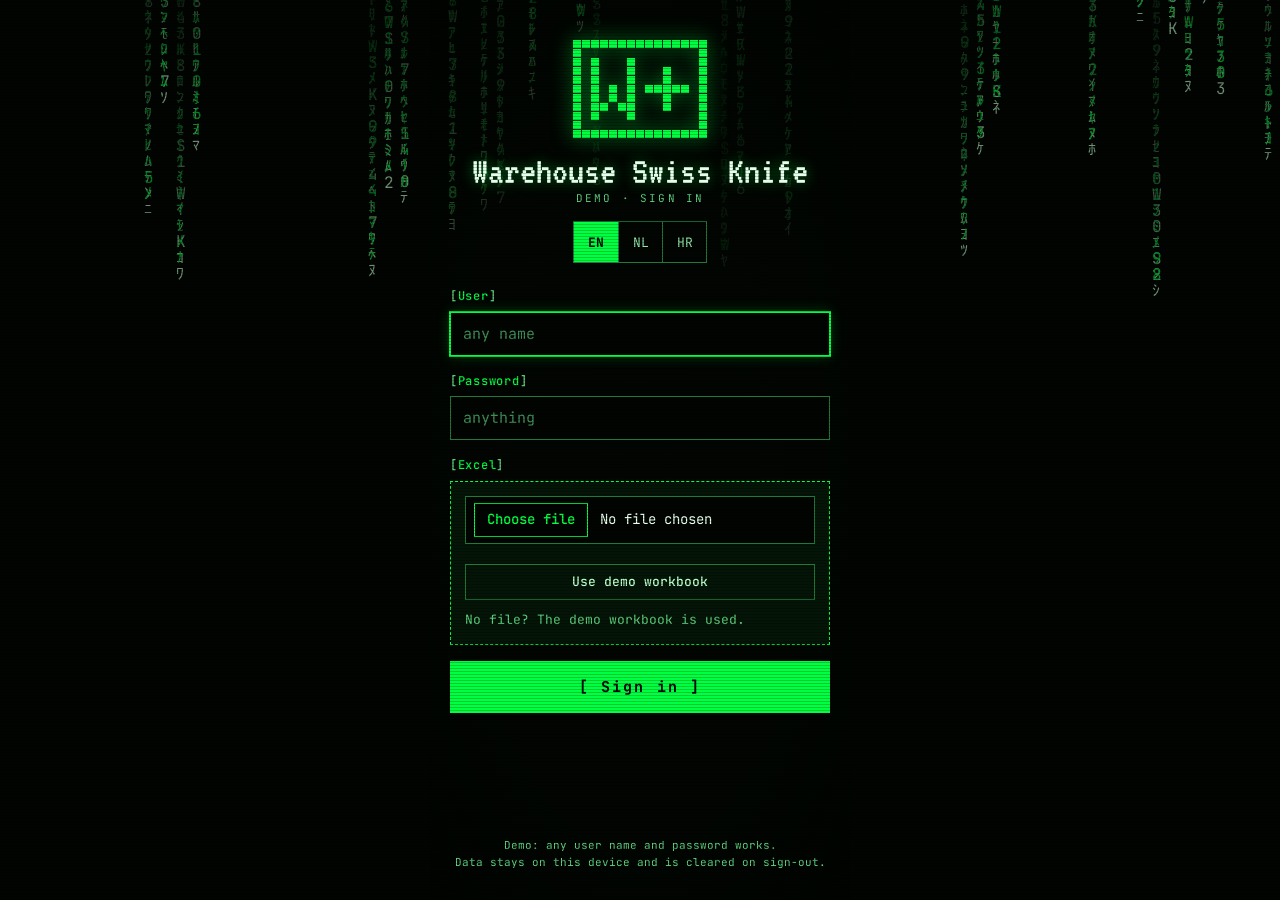
<file: index.html>
<!doctype html>
<html lang="en">
<head>
<meta charset="utf-8">
<meta name="viewport" content="width=device-width, initial-scale=1.0">
<meta name="theme-color" content="#020602">
<link rel="manifest" href="manifest.json">
<link rel="icon" type="image/png" sizes="32x32" href="icons/favicon-32.png">
<link rel="apple-touch-icon" href="icons/apple-touch-icon.png">
<meta name="mobile-web-app-capable" content="yes">
<meta name="apple-mobile-web-app-capable" content="yes">
<meta name="apple-mobile-web-app-status-bar-style" content="black-translucent">
<meta name="apple-mobile-web-app-title" content="WSK">
<title>Warehouse Swiss Knife</title>
<script>
window.PAGE_I18N = {
  en: {
    kicker: '> PRACTICAL TOOLS. BETTER PROCESSES.',
    h1a: 'Make warehouse work ', h1b: 'clearer and smarter.',
    lead: 'A practical toolkit for daily operations, inventory control and continuous improvement — built around the way warehouses actually work.',
    c1: 'Simple workflows', c2: 'Excel-friendly', c3: 'Built for the floor',
    st_process: 'Process', st_process_sub: 'IMPROVEMENT', st_inv: 'Inventory', st_inv_sub: 'VISIBILITY',
    ws_title: 'Explore your workspace', ws_sub: 'Choose a work area to find the tools and workflows you need.',
    tools_av: 'TOOLS\nAVAILABLE', planned: 'PLANNED',
    a1: 'Operations', a1_d: 'Support everyday warehouse tasks from receiving to dispatch.', a1_f: 'DAILY WORKFLOWS →',
    t_pick: 'Picking', t_pick_d: 'Consolidate and sort picking lines',
    t_form: 'Order Checklist', t_form_d: 'Order checks, time tracking and PDF export',
    p_in: 'Inbound', p_in_d: 'Purchase orders arriving today',
    p_out: 'Outbound', p_out_d: 'Trucks, orders and pallets per carrier',
    a2: 'Inventory', a2_d: 'Improve stock visibility, product data and location structure.', a2_f: 'STOCK & STRUCTURE →',
    t_abc: 'ABC Analysis', t_abc_d: 'Classify products and explore patterns',
    t_inv: 'Inventory Search', t_inv_d: 'Find stock and identify empty locations',
    t_loc: 'Location Generator', t_loc_d: 'Generate location codes and export',
    t_lay: 'Warehouse Layout', t_lay_d: 'Rack view and floor plan of your stock',
    p_cc: 'Cycle Counting / Master Data', p_cc_d: 'Inventory modules planned',
    a3: 'Tools', a3_d: 'Small utilities that make warehouse work easier to measure and manage.', a3_f: 'QUICK UTILITIES →',
    t_qr: 'QR & Barcode Generator', t_qr_d: 'Create codes for operational use',
    t_mod: 'MOD Calculator', t_mod_d: 'Calculate full packs and remainders',
    t_sw: 'Stopwatch', t_sw_d: 'Measure task times and export results',
    a4: 'Administration', a4_d: 'Keep recurring checks and supporting work organized.', a4_f: 'ORGANIZATION →',
    p_hol: 'Holidays', p_hol_d: 'Availability and holiday planning',
    note_b: 'A toolkit that grows with the process.', note: 'WSK is a working prototype. Planned modules are shown for direction and are not clickable yet.',
    foot: 'WAREHOUSE SWISS KNIFE · PRACTICAL THINKING · OPERATIONAL IMPROVEMENT',
    cv_title: 'G4ROW — open CV (new tab)', sign_out: 'Sign out'
  },
  nl: {
    kicker: '> PRAKTISCHE TOOLS. BETERE PROCESSEN.',
    h1a: 'Maak magazijnwerk ', h1b: 'duidelijker en slimmer.',
    lead: 'Een praktische toolkit voor dagelijkse operaties, voorraadbeheer en continu verbeteren — gebouwd rond hoe magazijnen echt werken.',
    c1: 'Eenvoudige workflows', c2: 'Excel-vriendelijk', c3: 'Gemaakt voor de vloer',
    st_process: 'Proces', st_process_sub: 'VERBETERING', st_inv: 'Voorraad', st_inv_sub: 'INZICHT',
    ws_title: 'Verken je werkplek', ws_sub: 'Kies een werkgebied om de tools en workflows te vinden die je nodig hebt.',
    tools_av: 'TOOLS\nBESCHIKBAAR', planned: 'GEPLAND',
    a1: 'Operaties', a1_d: 'Ondersteun dagelijkse magazijntaken, van ontvangst tot verzending.', a1_f: 'DAGELIJKSE WORKFLOWS →',
    t_pick: 'Picking', t_pick_d: 'Pickregels samenvoegen en sorteren',
    t_form: 'Order controlelijst', t_form_d: 'Ordercontroles, tijdregistratie en PDF-export',
    p_in: 'Inbound', p_in_d: 'Inkooporders die vandaag binnenkomen',
    p_out: 'Outbound', p_out_d: 'Vrachtwagens, orders en pallets per vervoerder',
    a2: 'Voorraad', a2_d: 'Verbeter voorraadinzicht, productdata en locatiestructuur.', a2_f: 'VOORRAAD & STRUCTUUR →',
    t_abc: 'ABC-analyse', t_abc_d: 'Producten indelen en patronen ontdekken',
    t_inv: 'Voorraad zoeken', t_inv_d: 'Voorraad vinden en lege locaties opsporen',
    t_loc: 'Locatiegenerator', t_loc_d: 'Locatiecodes genereren en exporteren',
    t_lay: 'Magazijnindeling', t_lay_d: 'Stellingweergave en plattegrond van je voorraad',
    p_cc: 'Cycle counting / stamdata', p_cc_d: 'Voorraadmodules gepland',
    a3: 'Tools', a3_d: 'Kleine hulpmiddelen die magazijnwerk makkelijker meetbaar en beheersbaar maken.', a3_f: 'SNELLE HULPMIDDELEN →',
    t_qr: 'QR- & barcodegenerator', t_qr_d: 'Codes maken voor operationeel gebruik',
    t_mod: 'MOD Calculator', t_mod_d: 'Volle verpakkingen en restanten berekenen',
    t_sw: 'Stopwatch', t_sw_d: 'Taaktijden meten en resultaten exporteren',
    a4: 'Administratie', a4_d: 'Houd terugkerende controles en ondersteunend werk georganiseerd.', a4_f: 'ORGANISATIE →',
    p_hol: 'Vakanties', p_hol_d: 'Beschikbaarheid en vakantieplanning',
    note_b: 'Een toolkit die meegroeit met het proces.', note: 'WSK is een werkend prototype. Geplande modules worden getoond als richting en zijn nog niet klikbaar.',
    foot: 'WAREHOUSE SWISS KNIFE · PRAKTISCH DENKEN · OPERATIONELE VERBETERING',
    cv_title: 'G4ROW — cv openen (nieuw tabblad)', sign_out: 'Uitloggen'
  },
  hr: {
    kicker: '> PRAKTIČNI ALATI. BOLJI PROCESI.',
    h1a: 'Učinite skladišni rad ', h1b: 'jasnijim i pametnijim.',
    lead: 'Praktičan skup alata za svakodnevne operacije, kontrolu zaliha i stalno poboljšanje — izgrađen oko toga kako skladišta stvarno rade.',
    c1: 'Jednostavni tijekovi rada', c2: 'Prilagođeno Excelu', c3: 'Napravljeno za skladišni pod',
    st_process: 'Procesi', st_process_sub: 'POBOLJŠANJE', st_inv: 'Zalihe', st_inv_sub: 'PREGLEDNOST',
    ws_title: 'Istražite radni prostor', ws_sub: 'Odaberite radno područje i pronađite alate i tijekove rada koji vam trebaju.',
    tools_av: 'DOSTUPNIH\nALATA', planned: 'PLANIRANO',
    a1: 'Operacije', a1_d: 'Podrška svakodnevnim skladišnim zadacima, od prijema do otpreme.', a1_f: 'DNEVNI TIJEKOVI →',
    t_pick: 'Picking', t_pick_d: 'Spajanje i sortiranje picking linija',
    t_form: 'Kontrolna lista narudžbe', t_form_d: 'Provjere narudžbe, praćenje vremena i PDF izvoz',
    p_in: 'Ulaz robe', p_in_d: 'Narudžbenice koje danas stižu',
    p_out: 'Izlaz robe', p_out_d: 'Kamioni, narudžbe i palete po prijevozniku',
    a2: 'Zalihe', a2_d: 'Bolja preglednost zaliha, podataka o proizvodima i strukture lokacija.', a2_f: 'ZALIHE I STRUKTURA →',
    t_abc: 'ABC analiza', t_abc_d: 'Razvrstavanje proizvoda i uočavanje obrazaca',
    t_inv: 'Pretraga inventara', t_inv_d: 'Pronalazak zaliha i praznih lokacija',
    t_loc: 'Generator lokacija', t_loc_d: 'Generiranje oznaka lokacija i izvoz',
    t_lay: 'Raspored skladišta', t_lay_d: 'Prikaz rackova i tlocrt zaliha',
    p_cc: 'Ciklička inventura / matični podaci', p_cc_d: 'Moduli za zalihe u planu',
    a3: 'Alati', a3_d: 'Mali alati koji olakšavaju mjerenje i upravljanje skladišnim radom.', a3_f: 'BRZI ALATI →',
    t_qr: 'QR i barkod generator', t_qr_d: 'Izrada kodova za operativnu upotrebu',
    t_mod: 'MOD kalkulator', t_mod_d: 'Izračun punih pakiranja i ostataka',
    t_sw: 'Štoperica', t_sw_d: 'Mjerenje vremena zadataka i izvoz rezultata',
    a4: 'Administracija', a4_d: 'Organizirane redovite provjere i prateći poslovi.', a4_f: 'ORGANIZACIJA →',
    p_hol: 'Godišnji odmori', p_hol_d: 'Dostupnost i planiranje odmora',
    note_b: 'Alati koji rastu zajedno s procesom.', note: 'WSK je radni prototip. Planirani moduli prikazani su kao smjer razvoja i još se ne mogu otvoriti.',
    foot: 'WAREHOUSE SWISS KNIFE · PRAKTIČNO RAZMIŠLJANJE · OPERATIVNA POBOLJŠANJA',
    cv_title: 'G4ROW — otvori životopis (nova kartica)', sign_out: 'Odjava'
  }
};
</script>
<script src="i18n.js"></script>
<script src="session.js"></script>
<script>
  // demo sign-in first: no session → start page
  WSKSession.ready.then(s => { if (!s) location.replace('login.html'); });
</script>
<link rel="preconnect" href="https://fonts.googleapis.com">
<link rel="preconnect" href="https://fonts.gstatic.com" crossorigin>
<link href="https://fonts.googleapis.com/css2?family=JetBrains+Mono:wght@400;500;700&family=VT323&display=swap" rel="stylesheet">
<style>
:root{
  --accent:#00ff41;
  --bg:#020602;
  --panel:#030c05;
  --line:#1f7a3a;
  --line-dim:#0f4d22;
  --text:#b6ffc8;
  --text-soft:#a6f0bb;
  --text-muted:#5fd47f;
  --white:#e6ffec;
  --mono:'JetBrains Mono',ui-monospace,'SFMono-Regular',Menlo,monospace;
  --display:VT323,'JetBrains Mono',monospace;
}
*{box-sizing:border-box}
html,body{margin:0;background:var(--bg)}
body{color:var(--text);font-family:var(--mono);font-size:15px;line-height:1.6;min-height:100vh;position:relative;overflow-x:hidden}
a{color:var(--accent);text-decoration:none}
a:hover{color:var(--text)}
.wrap{max-width:1240px;margin:0 auto;padding-left:24px;padding-right:24px}

/* scanlines */
body::after{content:"";position:fixed;inset:0;pointer-events:none;z-index:50;
  background:repeating-linear-gradient(0deg,rgba(0,0,0,.22) 0,rgba(0,0,0,.22) 1px,transparent 1px,transparent 3px)}

/* header */
.site-header{position:relative;z-index:2;border-bottom:1px solid var(--line-dim);background:rgba(2,6,2,.85)}
.site-header .wrap{padding-top:18px;padding-bottom:18px;display:flex;flex-wrap:wrap;align-items:center;justify-content:space-between;gap:16px}
.brand{display:flex;align-items:center;gap:14px;color:var(--text)}
.brand-mark{display:flex;align-items:center;justify-content:center;width:44px;height:44px;border:1px solid var(--accent);color:var(--accent);font-family:var(--display);font-size:28px;text-shadow:0 0 8px var(--accent)}
.brand-text{display:flex;flex-direction:column;line-height:1.2}
.brand-text strong{font-size:16px;letter-spacing:.04em;color:var(--white)}
.brand-text span{font-size:11px;letter-spacing:.22em;color:var(--text-muted)}
.header-right{display:flex;flex-wrap:wrap;align-items:center;gap:10px}
.badge{display:inline-flex;align-items:center;min-height:40px;font-size:12px;letter-spacing:.16em;color:var(--accent);border:1px dashed var(--line);padding:6px 10px}
[hidden]{display:none!important}
.install-btn{background:var(--accent);color:var(--bg);border:1px solid var(--accent);font-family:inherit;font-weight:700;letter-spacing:.08em;cursor:pointer}
.install-btn:hover{background:var(--text);border-color:var(--text)}
[hidden]{display:none!important}
.signout-btn{background:transparent;border:1px solid #ff6b5e;color:#ff6b5e;font-family:inherit;cursor:pointer;letter-spacing:.08em}
.signout-btn:hover{background:rgba(255,107,94,.12)}
a.badge:hover{border-style:solid;border-color:var(--accent);color:var(--white);background:#062b11}
a.badge:focus-visible{outline:2px solid var(--text);outline-offset:2px}
.lang{display:flex;border:1px solid var(--line)}
.lang .lang-btn{min-width:44px;min-height:40px;background:transparent;color:#8fe8a8;border:0;font-family:inherit;font-size:13px;cursor:pointer}
.lang .lang-btn + .lang-btn{border-left:1px solid var(--line)}
.lang .lang-btn[aria-pressed="true"]{background:var(--accent);color:var(--bg);font-weight:700}

/* hero */
.hero{position:relative;z-index:1;border-bottom:1px solid var(--line-dim);overflow:hidden}
.rain{position:absolute;inset:0;overflow:hidden;pointer-events:none;
  -webkit-mask-image:linear-gradient(180deg,#000 0%,rgba(0,0,0,.6) 55%,transparent 100%);
  mask-image:linear-gradient(180deg,#000 0%,rgba(0,0,0,.6) 55%,transparent 100%)}
.rain-col{position:absolute;top:0;width:1.1em;line-height:1.05;word-break:break-all;text-align:center;color:var(--accent);
  animation:fall linear infinite;will-change:transform}
@keyframes fall{from{transform:translateY(-110%)}to{transform:translateY(110vh)}}
.hero-inner{position:relative;padding-top:96px;padding-bottom:88px;display:flex;flex-wrap:wrap;align-items:flex-end;gap:48px}
.hero-copy{flex:999 1 560px;min-width:0;display:flex;flex-direction:column;gap:24px}
.kicker{font-size:13px;letter-spacing:.2em;color:var(--accent)}
.hero h1{margin:0;font-family:var(--display);font-weight:400;font-size:clamp(3.4rem,7vw,7rem);line-height:.92;color:var(--white);text-shadow:0 0 18px rgba(0,255,65,.45)}
.hero h1 em{font-style:normal;color:var(--accent)}
.cursor{display:inline-block;width:.55em;height:1em;background:var(--accent);vertical-align:-.12em;animation:blink 1s steps(1) infinite}
@keyframes blink{50%{opacity:0}}
.lead{margin:0;max-width:620px;font-size:16px;color:var(--text-soft);background:rgba(2,6,2,.7)}
.checks{display:flex;flex-wrap:wrap;gap:10px;font-size:13px}
.checks span{border:1px solid var(--line);background:rgba(2,6,2,.8);padding:8px 12px}
.checks b{color:var(--accent);font-weight:400}

.terminal{flex:1 1 300px;min-width:0;border:1px solid var(--accent);background:rgba(2,10,4,.92);box-shadow:0 0 32px rgba(0,255,65,.18)}
.terminal-bar{display:flex;justify-content:space-between;align-items:center;padding:8px 14px;border-bottom:1px solid var(--line);font-size:11px;letter-spacing:.18em;color:var(--text-muted)}
.terminal-bar .on{color:var(--accent)}
.terminal-body{padding:18px 16px;display:flex;flex-direction:column;gap:6px;font-size:13px;color:#8fe8a8}
.terminal-body .ok,.terminal-body .p{color:var(--accent)}
.terminal-body .n{color:var(--white)}
.terminal-stats{display:grid;grid-template-columns:repeat(2,minmax(0,1fr));border-top:1px solid var(--line)}
.terminal-stats div{padding:16px}
.terminal-stats div + div{border-left:1px solid var(--line)}
.terminal-stats .ico{font-family:var(--display);font-size:34px;line-height:1;color:var(--accent)}
.terminal-stats strong{display:block;color:var(--white)}
.terminal-stats small{font-size:12px;color:var(--text-muted);letter-spacing:.1em}

/* workspace */
main{position:relative;z-index:1;padding-top:80px;padding-bottom:72px;display:flex;flex-direction:column;gap:40px}
.ws-head{display:flex;flex-wrap:wrap;align-items:flex-end;justify-content:space-between;gap:24px}
.ws-head .meta{font-size:12px;letter-spacing:.24em;color:var(--text-muted)}
.ws-head h2{margin:10px 0;font-family:var(--display);font-weight:400;font-size:56px;line-height:1;color:var(--white)}
.ws-head p{margin:0;color:var(--text-soft)}
.count{display:flex;align-items:baseline;gap:12px;border:1px solid var(--line);padding:12px 18px}
.count b{font-family:var(--display);font-weight:400;font-size:56px;line-height:.9;color:var(--accent);text-shadow:0 0 12px rgba(0,255,65,.5)}
.count span{font-size:11px;letter-spacing:.2em;color:var(--text-muted);line-height:1.4}

.areas{display:grid;grid-template-columns:repeat(auto-fit,minmax(280px,1fr));gap:20px}
.area{display:flex;flex-direction:column;border:1px solid var(--line);background:var(--panel)}
.area-bar{display:flex;justify-content:space-between;padding:10px 16px;border-bottom:1px solid var(--line);font-size:11px;letter-spacing:.2em;color:var(--accent)}
.area-bar span + span{color:#3fa35f}
.area-intro{padding:20px 16px 8px}
.area-intro h3{margin:0 0 6px;font-size:20px;color:var(--white)}
.area-intro p{margin:0;font-size:13px;color:#8fe8a8}
.tools{padding:12px 12px 16px;display:flex;flex-direction:column;gap:8px;flex-grow:1}
.tool{display:flex;align-items:center;gap:12px;padding:12px;min-height:44px;border:1px solid var(--line-dim);color:var(--text);transition:background .15s ease,border-color .15s ease}
.tool:hover{background:#062b11;border-color:var(--accent);color:var(--text)}
.tool:focus-visible,.lang .lang-btn:focus-visible,.brand:focus-visible{outline:2px solid var(--text);outline-offset:2px}
.tool .i{width:28px;text-align:center;color:var(--accent);font-size:18px}
.tool .t{flex:1;display:flex;flex-direction:column;line-height:1.35}
.tool .t strong{color:var(--white);font-size:14px}
.tool .t span{font-size:12px;color:#7fd99a}
.tool.planned{border-style:dashed;border-color:#1a5c2c;color:#5fbf7a}
.tool.planned:hover{background:transparent;border-color:#1a5c2c}
.tool.planned .i,.tool.planned .t strong,.tool.planned .t span{color:#5fbf7a}
.tool .tag{font-size:10px;letter-spacing:.16em}
.area-foot{padding:10px 16px;border-top:1px solid var(--line);font-size:11px;letter-spacing:.2em;color:var(--text-muted)}

.note{display:flex;flex-wrap:wrap;align-items:center;gap:16px;padding:18px 20px;border:1px solid var(--accent);background:#041508}
.note .i{display:flex;align-items:center;justify-content:center;width:32px;height:32px;border:1px solid var(--accent);color:var(--accent);font-weight:700}
.note p{margin:0;flex:1 1 320px;color:var(--text-soft)}
.note strong{color:var(--white)}

footer{position:relative;z-index:1;border-top:1px solid var(--line-dim)}
footer .wrap{padding-top:24px;padding-bottom:24px;display:flex;flex-wrap:wrap;justify-content:space-between;gap:12px;font-size:12px;letter-spacing:.14em;color:var(--text-muted)}
footer b{color:var(--accent);font-weight:400}

@media (prefers-reduced-motion: reduce){.rain-col,.cursor{animation:none}}
</style>
</head>
<body>

<header class="site-header">
  <div class="wrap">
    <a class="brand" href="index.html">
      <span class="brand-mark">W+</span>
      <span class="brand-text">
        <strong>Warehouse Swiss Knife</strong>
        <span>WAREHOUSE_OPERATIONS_TOOLKIT</span>
      </span>
    </a>
    <div class="header-right">
      <span class="badge" id="userBadge" hidden></span>
      <button type="button" class="badge signout-btn" id="btnSignOut" hidden data-i18n="sign_out">Sign out</button>
      <button type="button" class="badge install-btn" data-install-btn hidden data-i18n="install_app">Install app</button>
      <!-- CV link: the PDF must be in the same folder as index.html -->
      <a class="badge" href="CV_Marko_Vidovic-Turina.pdf" target="_blank" rel="noopener" data-i18n-title="cv_title" data-i18n-aria="cv_title">[ G4ROW ]</a>
      <div class="lang" data-lang-switcher></div>
    </div>
  </div>
</header>

<section class="hero">
  <div class="rain" id="rain" aria-hidden="true"></div>
  <div class="wrap hero-inner">
    <div class="hero-copy">
      <div class="kicker" data-i18n="kicker">&gt; PRACTICAL TOOLS. BETTER PROCESSES.</div>
      <h1><span data-i18n="h1a">Make warehouse work </span><em data-i18n="h1b">clearer and smarter.</em><span class="cursor" aria-hidden="true"></span></h1>
      <p class="lead" data-i18n="lead">A practical toolkit for daily operations, inventory control and continuous improvement — built around the way warehouses actually work.</p>
      <div class="checks">
        <span><b>[✓]</b> <span data-i18n="c1">Simple workflows</span></span>
        <span><b>[✓]</b> <span data-i18n="c2">Excel-friendly</span></span>
        <span><b>[✓]</b> <span data-i18n="c3">Built for the floor</span></span>
      </div>
    </div>
    <div class="terminal">
      <div class="terminal-bar"><span>WSK://SYSTEM</span><span class="on">● ONLINE</span></div>
      <div class="terminal-body">
        <div><span class="p">$</span> wsk --init workspace</div>
        <div>loading modules ........ <span class="ok">OK</span></div>
        <div>mounting inventory ...... <span class="ok">OK</span></div>
        <div>tools available ......... <span class="n">11</span></div>
      </div>
      <div class="terminal-stats">
        <div><div class="ico">↗</div><strong data-i18n="st_process">Process</strong><small data-i18n="st_process_sub">IMPROVEMENT</small></div>
        <div><div class="ico">▦</div><strong data-i18n="st_inv">Inventory</strong><small data-i18n="st_inv_sub">VISIBILITY</small></div>
      </div>
    </div>
  </div>
</section>

<main class="wrap">
  <div class="ws-head">
    <div>
      <div class="meta">WSK · 01 / WORKSPACE</div>
      <h2 data-i18n="ws_title">Explore your workspace</h2>
      <p data-i18n="ws_sub">Choose a work area to find the tools and workflows you need.</p>
    </div>
    <div class="count"><b>11</b><span data-i18n="tools_av" style="white-space:pre-line">TOOLS
AVAILABLE</span></div>
  </div>

  <div class="areas">
    <article class="area">
      <div class="area-bar"><span>[01] OPERATIONS</span><span>./ops</span></div>
      <div class="area-intro"><h3 data-i18n="a1">Operations</h3><p data-i18n="a1_d">Support everyday warehouse tasks from receiving to dispatch.</p></div>
      <div class="tools">
        <a class="tool" href="picking.html"><span class="i">⇄</span><span class="t"><strong data-i18n="t_pick">Picking</strong><span data-i18n="t_pick_d">Consolidate and sort picking lines</span></span><span>↗</span></a>
        <a class="tool" href="inbound.html"><span class="i">↓</span><span class="t"><strong data-i18n="p_in">Inbound</strong><span data-i18n="p_in_d">Purchase orders arriving today</span></span><span>↗</span></a>
        <a class="tool" href="outbound.html"><span class="i">↑</span><span class="t"><strong data-i18n="p_out">Outbound</strong><span data-i18n="p_out_d">Trucks, orders and pallets per carrier</span></span><span>↗</span></a>
      </div>
      <div class="area-foot" data-i18n="a1_f">DAILY WORKFLOWS →</div>
    </article>

    <article class="area">
      <div class="area-bar"><span>[02] INVENTORY</span><span>./stock</span></div>
      <div class="area-intro"><h3 data-i18n="a2">Inventory</h3><p data-i18n="a2_d">Improve stock visibility, product data and location structure.</p></div>
      <div class="tools">
        <a class="tool" href="abc.html"><span class="i">▥</span><span class="t"><strong data-i18n="t_abc">ABC Analysis</strong><span data-i18n="t_abc_d">Classify products and explore patterns</span></span><span>↗</span></a>
        <a class="tool" href="inventory.html"><span class="i">▤</span><span class="t"><strong data-i18n="t_inv">Inventory Search</strong><span data-i18n="t_inv_d">Find stock and identify empty locations</span></span><span>↗</span></a>
        <a class="tool" href="locations.html"><span class="i">⌖</span><span class="t"><strong data-i18n="t_loc">Location Generator</strong><span data-i18n="t_loc_d">Generate location codes and export</span></span><span>↗</span></a>
        <a class="tool" href="layout.html"><span class="i">▩</span><span class="t"><strong data-i18n="t_lay">Warehouse Layout</strong><span data-i18n="t_lay_d">Rack view and floor plan of your stock</span></span><span>↗</span></a>
        <div class="tool planned"><span class="i">＋</span><span class="t"><strong data-i18n="p_cc">Cycle Counting / Master Data</strong><span data-i18n="p_cc_d">Inventory modules planned</span></span><span class="tag" data-i18n="planned">PLANNED</span></div>
      </div>
      <div class="area-foot" data-i18n="a2_f">STOCK &amp; STRUCTURE →</div>
    </article>

    <article class="area">
      <div class="area-bar"><span>[03] TOOLS</span><span>./bin</span></div>
      <div class="area-intro"><h3 data-i18n="a3">Tools</h3><p data-i18n="a3_d">Small utilities that make warehouse work easier to measure and manage.</p></div>
      <div class="tools">
        <a class="tool" href="qr.html"><span class="i">▦</span><span class="t"><strong data-i18n="t_qr">QR &amp; Barcode Generator</strong><span data-i18n="t_qr_d">Create codes for operational use</span></span><span>↗</span></a>
        <a class="tool" href="mod.html"><span class="i">÷</span><span class="t"><strong data-i18n="t_mod">MOD Calculator</strong><span data-i18n="t_mod_d">Calculate full packs and remainders</span></span><span>↗</span></a>
        <a class="tool" href="stopwatch.html"><span class="i">◷</span><span class="t"><strong data-i18n="t_sw">Stopwatch</strong><span data-i18n="t_sw_d">Measure task times and export results</span></span><span>↗</span></a>
      </div>
      <div class="area-foot" data-i18n="a3_f">QUICK UTILITIES →</div>
    </article>

    <article class="area">
      <div class="area-bar"><span>[04] ADMINISTRATION</span><span>./admin</span></div>
      <div class="area-intro"><h3 data-i18n="a4">Administration</h3><p data-i18n="a4_d">Keep recurring checks and supporting work organized.</p></div>
      <div class="tools">
        <a class="tool" href="form.html"><span class="i">☷</span><span class="t"><strong data-i18n="t_form">Order Checklist</strong><span data-i18n="t_form_d">Order checks, time tracking and PDF export</span></span><span>↗</span></a>
        <div class="tool planned"><span class="i">▦</span><span class="t"><strong data-i18n="p_hol">Holidays</strong><span data-i18n="p_hol_d">Availability and holiday planning</span></span><span class="tag" data-i18n="planned">PLANNED</span></div>
      </div>
      <div class="area-foot" data-i18n="a4_f">ORGANIZATION →</div>
    </article>
  </div>

  <div class="note">
    <span class="i" aria-hidden="true">i</span>
    <p><strong data-i18n="note_b">A toolkit that grows with the process.</strong> <span data-i18n="note">WSK is a working prototype. Planned modules are shown for direction and are not clickable yet.</span></p>
  </div>
</main>

<footer>
  <div class="wrap">
    <span><b>WSK</b> / WORKSPACE</span>
    <span data-i18n="foot">WAREHOUSE SWISS KNIFE · PRACTICAL THINKING · OPERATIONAL IMPROVEMENT</span>
    <b>PROTOTYPE_</b>
  </div>
</footer>

<script>
// Digital rain
(function(){
  var rain = document.getElementById('rain');
  if (!rain) return;
  var chars = 'アイウエオカキクケコサシスセソタチツテトナニヌネノハヒフヘホマミムメモヤユヨラリルレロワ0123456789WSK';
  var n = window.innerWidth < 700 ? 22 : 44;
  for (var i = 0; i < n; i++) {
    var col = document.createElement('div');
    col.className = 'rain-col';
    var len = 12 + Math.floor(Math.random() * 20), t = '';
    for (var j = 0; j < len; j++) t += chars[Math.floor(Math.random() * chars.length)];
    col.textContent = t;
    col.style.left = ((i / n) * 100 + Math.random() * 1.5).toFixed(2) + '%';
    col.style.animationDuration = (7 + Math.random() * 11).toFixed(1) + 's';
    col.style.animationDelay = '-' + (Math.random() * 14).toFixed(1) + 's';
    col.style.fontSize = (12 + Math.floor(Math.random() * 9)) + 'px';
    col.style.opacity = (0.18 + Math.random() * 0.5).toFixed(2);
    rain.appendChild(col);
  }
})();

</script>
<script>
WSKSession.ready.then(s => {
  if (!s) return;
  const b = document.getElementById('userBadge');
  b.textContent = '> ' + s.user; b.hidden = false;
  const o = document.getElementById('btnSignOut'); o.hidden = false;
  o.addEventListener('click', () => WSKSession.signOut().then(() => location.replace('login.html')));
});
</script>
</body>
</html>
</file>
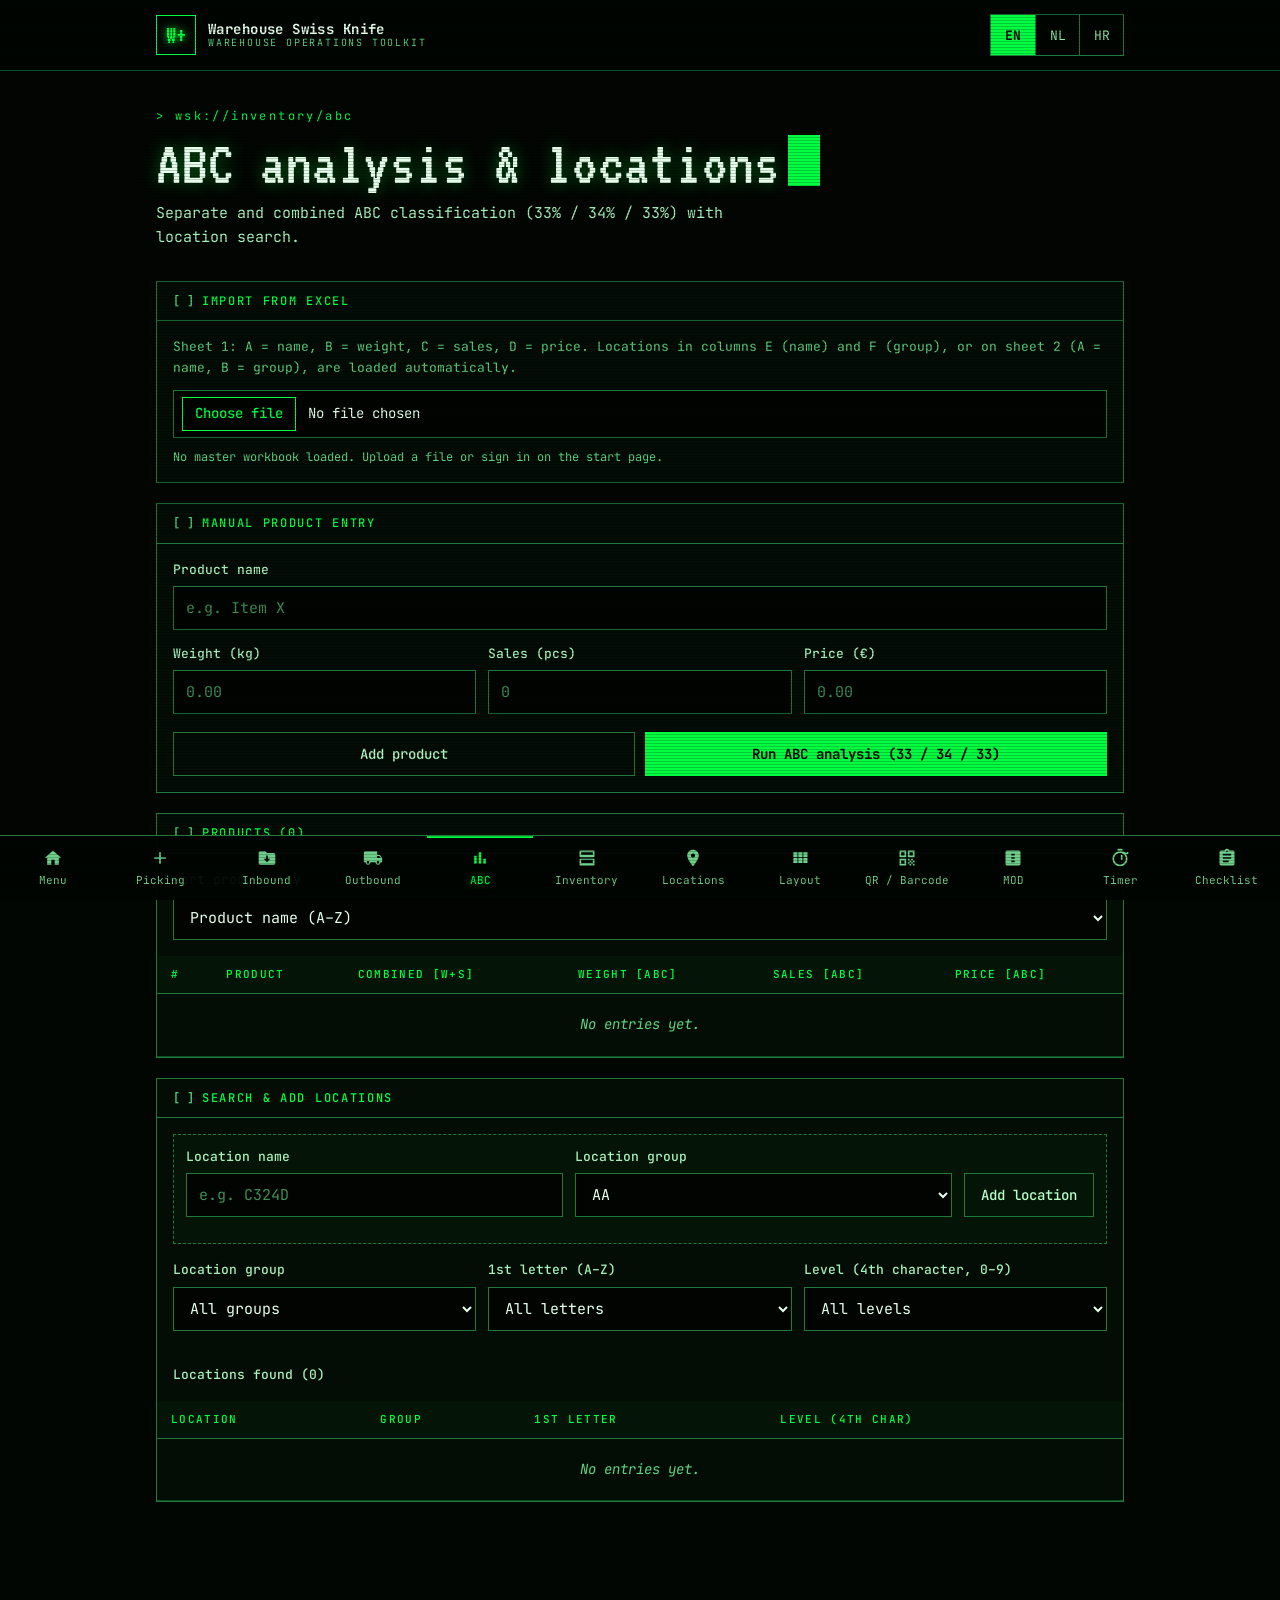
<file: abc.html>
<!DOCTYPE html>
<html lang="en">
<head>
<meta charset="UTF-8">
<meta name="viewport" content="width=device-width, initial-scale=1.0, viewport-fit=cover">
<meta name="theme-color" content="#020602">
<link rel="manifest" href="manifest.json">
<link rel="icon" type="image/png" sizes="32x32" href="icons/favicon-32.png">
<link rel="apple-touch-icon" href="icons/apple-touch-icon.png">
<meta name="mobile-web-app-capable" content="yes">
<meta name="apple-mobile-web-app-capable" content="yes">
<meta name="apple-mobile-web-app-status-bar-style" content="black-translucent">
<meta name="apple-mobile-web-app-title" content="WSK">
<title>ABC Analysis · Warehouse Swiss Knife</title>
<link rel="stylesheet" href="style.css">
<script src="xlsx.full.min.js"></script>
<script>
window.PAGE_I18N = {
  en: {
    doc_title: 'ABC Analysis', page_title: 'ABC analysis & locations',
    page_sub: 'Separate and combined ABC classification (33% / 34% / 33%) with location search.',
    excel_title: 'Import from Excel',
    excel_abc_desc: 'Sheet 1: A = name, B = weight, C = sales, D = price. Locations in columns E (name) and F (group), or on sheet 2 (A = name, B = group), are loaded automatically.',
    manual_prod_title: 'Manual product entry', lbl_prod_name: 'Product name', ph_prod_name: 'e.g. Item X',
    lbl_weight: 'Weight (kg)', ph_weight: '0.00', lbl_sales: 'Sales (pcs)', ph_sales: '0', lbl_price: 'Price (€)', ph_price: '0.00',
    btn_add_prod: 'Add product', btn_run_abc: 'Run ABC analysis (33 / 34 / 33)',
    prepared_prods: 'Products', lbl_sort_prods: 'Sort products by',
    opt_sort_name_asc: 'Product name (A–Z)', opt_sort_comb: 'Combined category [weight + sales]',
    opt_sort_weight: 'ABC weight (A → C)', opt_sort_sales: 'ABC sales (A → C)', opt_sort_price: 'ABC price (A → C)',
    col_prod: 'Product', col_cat_comb: 'Combined [W+S]', col_weight_abc: 'Weight [ABC]', col_sales_abc: 'Sales [ABC]', col_price_abc: 'Price [ABC]',
    loc_search_title: 'Search & add locations', lbl_loc_name: 'Location name', ph_loc_name: 'e.g. C324D',
    lbl_loc_group: 'Location group', btn_add_loc: 'Add location',
    lbl_filter_group: 'Location group', opt_all_groups: 'All groups',
    lbl_filter_letter: '1st letter (A–Z)', opt_all_letters: 'All letters',
    lbl_filter_level: 'Level (4th character, 0–9)', opt_all_levels: 'All levels',
    loc_results: 'Locations found', col_loc_name: 'Location', col_group: 'Group', col_1st_letter: '1st letter', col_3rd_num: 'Level (4th char)',
    unit_pcs: 'pcs', not_classified: 'not classified',
    msg_empty_prods: 'No products entered for ABC analysis.', msg_enter_name: 'Please enter a product name.', msg_enter_loc: 'Please enter a location name (e.g. C324D).',
    no_locations: 'No locations match the filter.'
  },
  nl: {
    doc_title: 'ABC-analyse', page_title: 'ABC-analyse & locaties',
    page_sub: 'Afzonderlijke en gecombineerde ABC-classificatie (33% / 34% / 33%) met locaties zoeken.',
    excel_title: 'Importeren uit Excel',
    excel_abc_desc: 'Blad 1: A = naam, B = gewicht, C = verkoop, D = prijs. Locaties in kolom E (naam) en F (groep), of op blad 2 (A = naam, B = groep), worden automatisch geladen.',
    manual_prod_title: 'Product handmatig invoeren', lbl_prod_name: 'Productnaam', ph_prod_name: 'bijv. Artikel X',
    lbl_weight: 'Gewicht (kg)', ph_weight: '0,00', lbl_sales: 'Verkoop (st)', ph_sales: '0', lbl_price: 'Prijs (€)', ph_price: '0,00',
    btn_add_prod: 'Product toevoegen', btn_run_abc: 'ABC-analyse uitvoeren (33 / 34 / 33)',
    prepared_prods: 'Producten', lbl_sort_prods: 'Producten sorteren op',
    opt_sort_name_asc: 'Productnaam (A–Z)', opt_sort_comb: 'Gecombineerde categorie [gewicht + verkoop]',
    opt_sort_weight: 'ABC gewicht (A → C)', opt_sort_sales: 'ABC verkoop (A → C)', opt_sort_price: 'ABC prijs (A → C)',
    col_prod: 'Product', col_cat_comb: 'Gecombineerd [G+V]', col_weight_abc: 'Gewicht [ABC]', col_sales_abc: 'Verkoop [ABC]', col_price_abc: 'Prijs [ABC]',
    loc_search_title: 'Locaties zoeken & toevoegen', lbl_loc_name: 'Locatienaam', ph_loc_name: 'bijv. C324D',
    lbl_loc_group: 'Locatiegroep', btn_add_loc: 'Locatie toevoegen',
    lbl_filter_group: 'Locatiegroep', opt_all_groups: 'Alle groepen',
    lbl_filter_letter: '1e letter (A–Z)', opt_all_letters: 'Alle letters',
    lbl_filter_level: 'Niveau (4e teken, 0–9)', opt_all_levels: 'Alle niveaus',
    loc_results: 'Gevonden locaties', col_loc_name: 'Locatie', col_group: 'Groep', col_1st_letter: '1e letter', col_3rd_num: 'Niveau (4e teken)',
    unit_pcs: 'st', not_classified: 'niet ingedeeld',
    msg_empty_prods: 'Geen producten ingevoerd voor de ABC-analyse.', msg_enter_name: 'Voer een productnaam in.', msg_enter_loc: 'Voer een locatienaam in (bijv. C324D).',
    no_locations: 'Geen locaties gevonden met dit filter.'
  },
  hr: {
    doc_title: 'ABC analiza', page_title: 'ABC analiza i lokacije',
    page_sub: 'Zasebna i kombinirana ABC klasifikacija (33% / 34% / 33%) s pretragom lokacija.',
    excel_title: 'Uvoz iz Excela',
    excel_abc_desc: 'List 1: A = naziv, B = težina, C = prodaja, D = cijena. Lokacije iz stupaca E (naziv) i F (grupa), ili s 2. lista (A = naziv, B = grupa), učitavaju se automatski.',
    manual_prod_title: 'Ručni unos proizvoda', lbl_prod_name: 'Naziv proizvoda', ph_prod_name: 'npr. Artikl X',
    lbl_weight: 'Težina (kg)', ph_weight: '0,00', lbl_sales: 'Prodaja (kom)', ph_sales: '0', lbl_price: 'Cijena (€)', ph_price: '0,00',
    btn_add_prod: 'Dodaj proizvod', btn_run_abc: 'Pokreni ABC analizu (33 / 34 / 33)',
    prepared_prods: 'Proizvodi', lbl_sort_prods: 'Sortiraj proizvode po',
    opt_sort_name_asc: 'Nazivu (A–Ž)', opt_sort_comb: 'Kombiniranoj kategoriji [težina + prodaja]',
    opt_sort_weight: 'ABC težini (A → C)', opt_sort_sales: 'ABC prodaji (A → C)', opt_sort_price: 'ABC cijeni (A → C)',
    col_prod: 'Proizvod', col_cat_comb: 'Kombinirano [T+P]', col_weight_abc: 'Težina [ABC]', col_sales_abc: 'Prodaja [ABC]', col_price_abc: 'Cijena [ABC]',
    loc_search_title: 'Pretraga i unos lokacija', lbl_loc_name: 'Naziv lokacije', ph_loc_name: 'npr. C324D',
    lbl_loc_group: 'Grupa lokacije', btn_add_loc: 'Dodaj lokaciju',
    lbl_filter_group: 'Grupa lokacije', opt_all_groups: 'Sve grupe',
    lbl_filter_letter: '1. slovo (A–Z)', opt_all_letters: 'Sva slova',
    lbl_filter_level: 'Razina (4. znak, 0–9)', opt_all_levels: 'Sve razine',
    loc_results: 'Pronađene lokacije', col_loc_name: 'Lokacija', col_group: 'Grupa', col_1st_letter: '1. slovo', col_3rd_num: 'Razina (4. znak)',
    unit_pcs: 'kom', not_classified: 'nije razvrstano',
    msg_empty_prods: 'Nema unesenih proizvoda za ABC analizu.', msg_enter_name: 'Unesite naziv proizvoda.', msg_enter_loc: 'Unesite naziv lokacije (npr. C324D).',
    no_locations: 'Nema lokacija za odabrani filter.'
  }
};
</script>
<script src="i18n.js"></script>
<script src="session.js"></script>
</head>
<body data-page="abc">
<header class="app-header">
  <div class="app-header-inner">
    <a class="brand" href="index.html"><span class="brand-mark">W+</span><span class="brand-text"><strong>Warehouse Swiss Knife</strong><span data-i18n="brand_sub">Warehouse operations toolkit</span></span></a>
    <div class="lang-switcher" data-lang-switcher></div>
  </div>
</header>

<section class="page-hero">
  <div class="kicker">&gt; wsk://inventory/abc</div>
  <h1 data-i18n="page_title">ABC analysis &amp; locations</h1>
  <p data-i18n="page_sub"></p>
</section>

<main class="container">
  <section class="card">
    <h2 data-i18n="excel_title">Import from Excel</h2>
    <div class="card-body">
      <p class="hint" data-i18n="excel_abc_desc"></p>
      <input type="file" id="excelFile" accept=".xlsx,.xls,.csv">
      <div class="status" id="excelStatus" aria-live="polite"></div>
      <div class="src-line" id="srcLine"></div>
    </div>
  </section>

  <section class="card">
    <h2 data-i18n="manual_prod_title">Manual product entry</h2>
    <div class="card-body">
      <div class="form-group">
        <label for="prodName" data-i18n="lbl_prod_name">Product name</label>
        <input type="text" id="prodName" data-i18n-placeholder="ph_prod_name">
      </div>
      <div class="flex-row">
        <div class="form-group flex-1">
          <label for="prodWeight" data-i18n="lbl_weight">Weight (kg)</label>
          <input type="number" id="prodWeight" step="0.01" min="0" inputmode="decimal" data-i18n-placeholder="ph_weight">
        </div>
        <div class="form-group flex-1">
          <label for="prodSales" data-i18n="lbl_sales">Sales (pcs)</label>
          <input type="number" id="prodSales" min="0" inputmode="numeric" data-i18n-placeholder="ph_sales">
        </div>
        <div class="form-group flex-1">
          <label for="prodPrice" data-i18n="lbl_price">Price (€)</label>
          <input type="number" id="prodPrice" step="0.01" min="0" inputmode="decimal" data-i18n-placeholder="ph_price">
        </div>
      </div>
      <div class="btn-group">
        <button type="button" class="btn btn-secondary" onclick="addManualProduct()" data-i18n="btn_add_prod">Add product</button>
        <button type="button" class="btn btn-primary" onclick="calculateABC()" data-i18n="btn_run_abc">Run ABC analysis</button>
      </div>
    </div>
  </section>

  <section class="card">
    <h2><span data-i18n="prepared_prods">Products</span> <span>(<span id="productCount">0</span>)</span></h2>
    <div class="card-body">
      <div class="form-group">
        <label for="sortProductsBy" data-i18n="lbl_sort_prods">Sort products by</label>
        <select id="sortProductsBy" onchange="renderProductsTable()">
          <option value="name" data-i18n="opt_sort_name_asc">Product name</option>
          <option value="combined" data-i18n="opt_sort_comb">Combined category</option>
          <option value="weight" data-i18n="opt_sort_weight">ABC weight</option>
          <option value="sales" data-i18n="opt_sort_sales">ABC sales</option>
          <option value="price" data-i18n="opt_sort_price">ABC price</option>
        </select>
      </div>
    </div>
    <div class="table-wrap">
      <table id="productBufferTable">
        <thead>
          <tr>
            <th>#</th>
            <th data-i18n="col_prod">Product</th>
            <th data-i18n="col_cat_comb">Combined</th>
            <th data-i18n="col_weight_abc">Weight [ABC]</th>
            <th data-i18n="col_sales_abc">Sales [ABC]</th>
            <th data-i18n="col_price_abc">Price [ABC]</th>
          </tr>
        </thead>
        <tbody></tbody>
      </table>
    </div>
  </section>

  <section class="card" id="locationSection">
    <h2 data-i18n="loc_search_title">Search &amp; add locations</h2>
    <div class="card-body">
      <div class="panel-dashed">
        <div class="flex-row" style="align-items:flex-end">
          <div class="form-group flex-1">
            <label for="manualLocName" data-i18n="lbl_loc_name">Location name</label>
            <input type="text" id="manualLocName" data-i18n-placeholder="ph_loc_name">
          </div>
          <div class="form-group flex-1">
            <label for="manualLocGroup" data-i18n="lbl_loc_group">Location group</label>
            <select id="manualLocGroup"></select>
          </div>
          <div class="form-group">
            <button type="button" class="btn btn-secondary" onclick="addManualLocation()" data-i18n="btn_add_loc">Add location</button>
          </div>
        </div>
      </div>

      <div class="flex-row">
        <div class="form-group flex-1">
          <label for="filterGroup" data-i18n="lbl_filter_group">Location group</label>
          <select id="filterGroup" onchange="filterLocations()">
            <option value="" data-i18n="opt_all_groups">All groups</option>
          </select>
        </div>
        <div class="form-group flex-1">
          <label for="filterLetter" data-i18n="lbl_filter_letter">1st letter</label>
          <select id="filterLetter" onchange="filterLocations()">
            <option value="" data-i18n="opt_all_letters">All letters</option>
          </select>
        </div>
        <div class="form-group flex-1">
          <label for="filterLevel" data-i18n="lbl_filter_level">Level</label>
          <select id="filterLevel" onchange="filterLocations()">
            <option value="" data-i18n="opt_all_levels">All levels</option>
          </select>
        </div>
      </div>
      <h3 class="sub"><span data-i18n="loc_results">Locations found</span> (<span id="locationCount">0</span>)</h3>
    </div>
    <div class="table-wrap">
      <table id="locationResultsTable">
        <thead>
          <tr>
            <th data-i18n="col_loc_name">Location</th>
            <th data-i18n="col_group">Group</th>
            <th data-i18n="col_1st_letter">1st letter</th>
            <th data-i18n="col_3rd_num">Level</th>
          </tr>
        </thead>
        <tbody></tbody>
      </table>
    </div>
  </section>
</main>

<nav class="nav-bar" data-nav></nav>

<script>
  let products = [];
  let locations = [];
  const $ = (id) => document.getElementById(id);
  const GROUPS = ['AA','AB','AC','BA','BB','BC','CA','CB','CC'];

  // Fill the select boxes
  function addOptions(select, values) {
    values.forEach(v => { const o = document.createElement('option'); o.value = v; o.textContent = v; select.appendChild(o); });
  }
  addOptions($('manualLocGroup'), GROUPS);
  addOptions($('filterGroup'), GROUPS);
  addOptions($('filterLetter'), Array.from({ length: 26 }, (_, i) => String.fromCharCode(65 + i)));
  addOptions($('filterLevel'), Array.from({ length: 10 }, (_, i) => String(i)));

  $('excelFile').addEventListener('change', (e) => {
    const file = e.target.files[0];
    if (!file) return;
    WSK.readWorkbook(file, (wb) => {
      const data = { rows: WSK.sheetRows(wb, 0), rows2: wb.SheetNames.length > 1 ? WSK.sheetRows(wb, 1) : [] };
      loadRows(data);
      source.saved(file.name, data);
    }, $('excelStatus'));
  });

  /* rows: A name, B weight, C sales, D price, E/F location + group; rows2: location + group */
  function loadRows(data) {
      products = [];
      locations = [];
      const rows1 = data.rows || [];
      for (let i = 1; i < rows1.length; i++) {
        const r = rows1[i];
        if (!r || !r.length) continue;
        const name = String(r[0] ?? '').trim();
        if (name && r.length >= 2) {
          products.push(newProduct(name, parseFloat(r[1]) || 0, parseFloat(r[2]) || 0, parseFloat(r[3]) || 0));
        }
        const locName = String(r[4] ?? '').trim();
        const groupName = String(r[5] ?? '').trim();
        if (locName && groupName) locations.push({ name: locName, group: groupName });
      }
      {
        const rows2 = data.rows2 || [];
        for (let i = 1; i < rows2.length; i++) {
          const r = rows2[i];
          if (!r || !r.length) continue;
          const locName = String(r[0] ?? '').trim();
          if (locName) locations.push({ name: locName, group: String(r[1] ?? '').trim() });
        }
      }
      WSK.setText($('excelStatus'), 'excel_loaded', { n: products.length + locations.length });
      renderProductsTable();
      filterLocations();
  }

  // master workbook: MasterData → product code, weight, sales, price
  const source = WSKSession.wireModule({
    page: 'abc', srcEl: $('srcLine'), load: loadRows,
    clear: () => { products = []; locations = []; renderProductsTable(); filterLocations(); },
    fromMain: () => {
      const m = WSKSession.sheet('masterdata').filter(r => r[0]);
      return m.length ? { rows: [['product', 'weight', 'sales', 'price'], ...m.map(r => [r[0], r[6], r[7], r[8]])], rows2: [] } : null;
    }
  });

  function newProduct(name, weight, sales, price) {
    return { name, weight, sales, price, abcWeight: '', abcSales: '', abcPrice: '', combinedCat: '' };
  }

  function addManualProduct() {
    const name = $('prodName').value.trim();
    if (!name) { alert(WSK.t('msg_enter_name')); return; }
    products.push(newProduct(name,
      parseFloat($('prodWeight').value) || 0,
      parseFloat($('prodSales').value) || 0,
      parseFloat($('prodPrice').value) || 0));
    ['prodName', 'prodWeight', 'prodSales', 'prodPrice'].forEach(id => $(id).value = '');
    $('prodName').focus();
    renderProductsTable();
  }

  function addManualLocation() {
    const name = $('manualLocName').value.trim();
    if (!name) { alert(WSK.t('msg_enter_loc')); return; }
    locations.push({ name, group: $('manualLocGroup').value });
    $('manualLocName').value = '';
    filterLocations();
  }

  function badge(cat) {
    return cat ? `<span class="badge badge-${cat.toLowerCase()}">${cat}</span>` : '';
  }

  function fmt(n, digits) {
    return Number(n).toLocaleString(WSK.getLang() === 'en' ? 'en-GB' : WSK.getLang(), { minimumFractionDigits: digits, maximumFractionDigits: digits });
  }

  function renderProductsTable() {
    const sortBy = $('sortProductsBy').value;
    const key = { combined: 'combinedCat', weight: 'abcWeight', sales: 'abcSales', price: 'abcPrice' }[sortBy];
    products.sort((a, b) => sortBy === 'name'
      ? a.name.localeCompare(b.name, undefined, { numeric: true })
      : (a[key] || 'ZZ').localeCompare(b[key] || 'ZZ'));

    $('productCount').textContent = products.length;
    const tbody = document.querySelector('#productBufferTable tbody');
    if (!products.length) {
      tbody.innerHTML = `<tr><td colspan="6" class="empty-cell">${WSK.esc(WSK.t('no_rows'))}</td></tr>`;
      return;
    }
    tbody.innerHTML = products.map((p, i) => `
      <tr>
        <td class="num">${i + 1}</td>
        <td><strong>${WSK.esc(p.name)}</strong></td>
        <td>${p.combinedCat ? `<span class="badge badge-info">${p.combinedCat}</span>` : `<span class="muted">${WSK.esc(WSK.t('not_classified'))}</span>`}</td>
        <td class="num">${fmt(p.weight, 2)} kg${badge(p.abcWeight)}</td>
        <td class="num">${fmt(p.sales, 0)} ${WSK.esc(WSK.t('unit_pcs'))}${badge(p.abcSales)}</td>
        <td class="num">${fmt(p.price, 2)} €${badge(p.abcPrice)}</td>
      </tr>`).join('');
  }

  function calculateABC() {
    const N = products.length;
    if (!N) { alert(WSK.t('msg_empty_prods')); return; }

    let countA = Math.round(N * 0.33);
    let countC = Math.round(N * 0.33);
    if (N <= 2) { countA = 1; countC = 0; }
    const countB = Math.max(0, N - countA - countC);

    function assign(prop, resultKey) {
      [...products].sort((a, b) => b[prop] - a[prop]).forEach((p, idx) => {
        p[resultKey] = idx < countA ? 'A' : idx < countA + countB ? 'B' : 'C';
      });
    }
    assign('weight', 'abcWeight');
    assign('sales', 'abcSales');
    assign('price', 'abcPrice');
    products.forEach(p => { p.combinedCat = p.abcWeight + p.abcSales; });

    renderProductsTable();
    filterLocations();
  }

  function filterLocations() {
    const grp = $('filterGroup').value;
    const letter = $('filterLetter').value;
    const level = $('filterLevel').value;
    const tbody = document.querySelector('#locationResultsTable tbody');

    const found = locations.filter(loc => {
      const n = loc.name.toUpperCase();
      return (!grp || loc.group.toUpperCase() === grp) &&
             (!letter || n.charAt(0) === letter) &&
             (!level || (n.length >= 4 && n.charAt(3) === level));
    });

    $('locationCount').textContent = found.length;
    if (!found.length) {
      tbody.innerHTML = `<tr><td colspan="4" class="empty-cell">${WSK.esc(WSK.t(locations.length ? 'no_locations' : 'no_rows'))}</td></tr>`;
      return;
    }
    tbody.innerHTML = found.map(loc => {
      const n = loc.name.toUpperCase();
      return `<tr>
        <td><span class="loc-tag">${WSK.esc(loc.name)}</span></td>
        <td>${loc.group ? `<span class="badge badge-info">${WSK.esc(loc.group)}</span>` : ''}</td>
        <td>${WSK.esc(n.charAt(0))}</td>
        <td>${WSK.esc(n.length >= 4 ? n.charAt(3) : '')}</td>
      </tr>`;
    }).join('');
  }

  document.addEventListener('wsk:langchange', () => { renderProductsTable(); filterLocations(); });
  renderProductsTable();
  filterLocations();
</script>
</body>
</html>
</file>
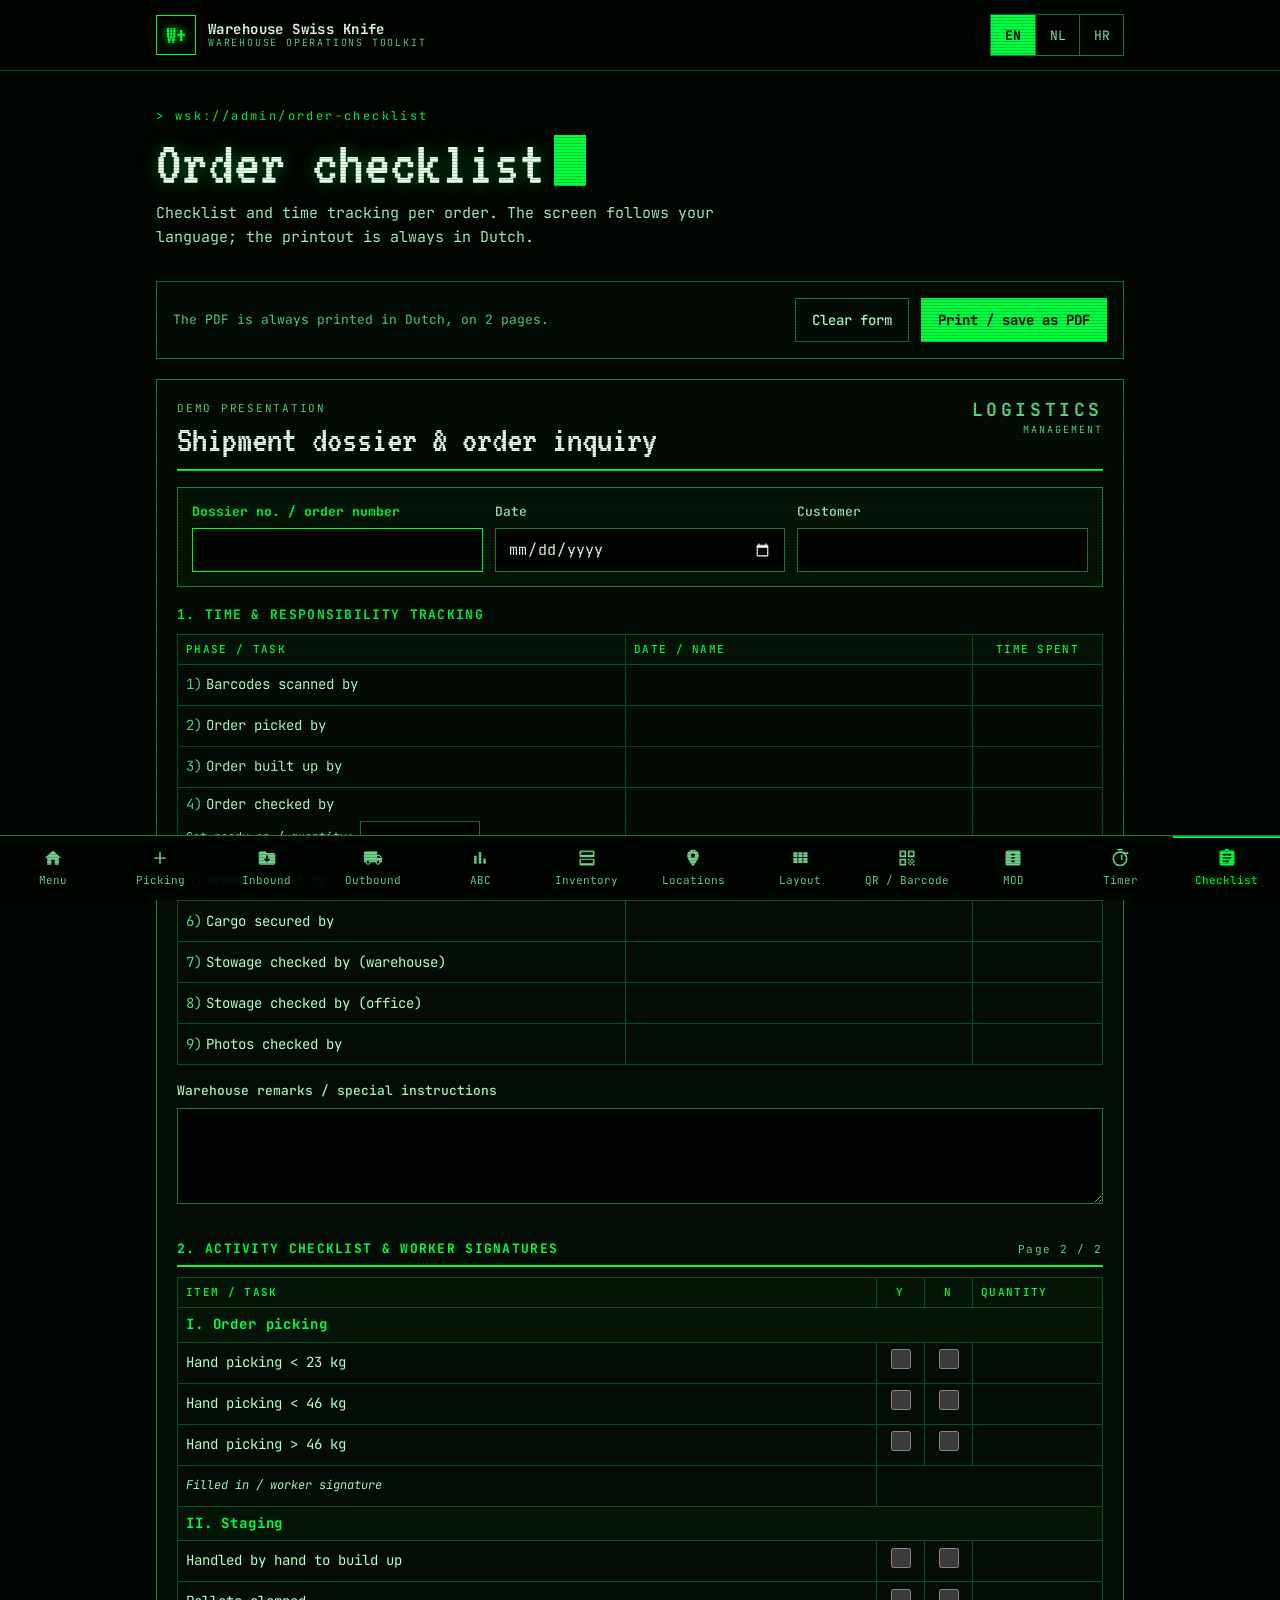
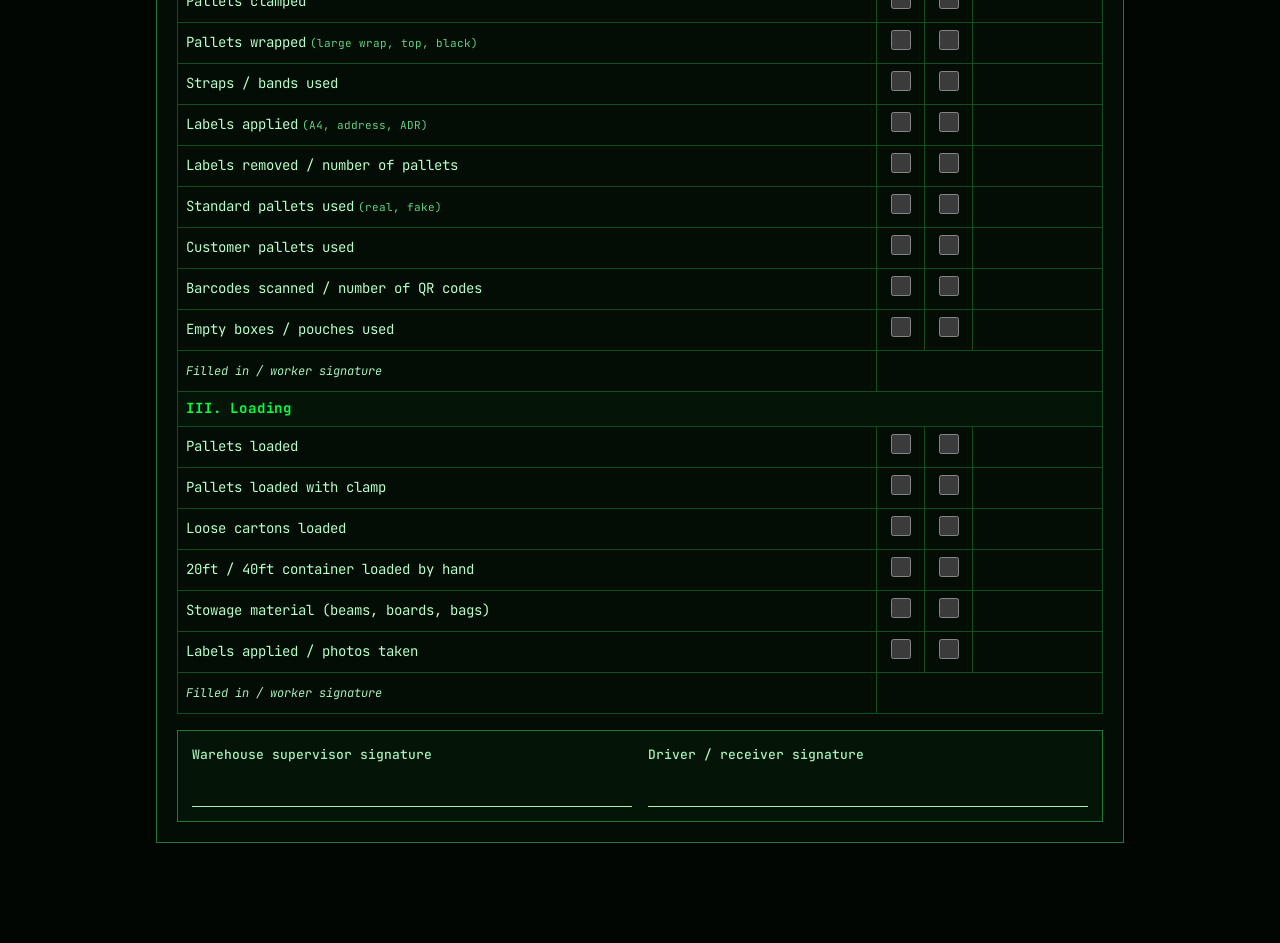
<file: form.html>
<!DOCTYPE html>
<html lang="en">
<head>
<meta charset="UTF-8">
<meta name="viewport" content="width=device-width, initial-scale=1.0, viewport-fit=cover">
<meta name="theme-color" content="#020602">
<link rel="manifest" href="manifest.json">
<link rel="icon" type="image/png" sizes="32x32" href="icons/favicon-32.png">
<link rel="apple-touch-icon" href="icons/apple-touch-icon.png">
<meta name="mobile-web-app-capable" content="yes">
<meta name="apple-mobile-web-app-capable" content="yes">
<meta name="apple-mobile-web-app-status-bar-style" content="black-translucent">
<meta name="apple-mobile-web-app-title" content="WSK">
<title>Order Checklist · Warehouse Swiss Knife</title>
<link rel="stylesheet" href="style.css">
<style>
  /* ---------- screen ---------- */
  .toolbar { display: flex; flex-wrap: wrap; align-items: center; gap: 12px; }
  .toolbar .hint { margin: 0; flex: 1 1 260px; }
  .toolbar .btn { flex: 0 1 auto; }

  .sheet { background: var(--panel); border: 1px solid var(--line); padding: 20px; }
  .sheet-head {
    display: flex; justify-content: space-between; align-items: flex-start; gap: 16px;
    border-bottom: 2px solid var(--accent); padding-bottom: 10px; margin-bottom: 16px;
  }
  .sheet-head .tag { font-size: 11px; letter-spacing: .16em; color: var(--muted); text-transform: uppercase; }
  .sheet-head h2 { font-family: var(--display); font-weight: 400; font-size: clamp(1.8rem, 5vw, 2.4rem); line-height: 1; color: var(--white); margin-top: 4px; }
  .sheet-logo { text-align: right; line-height: 1.1; flex-shrink: 0; }
  .sheet-logo b { display: block; font-size: 18px; letter-spacing: .2em; color: var(--muted); }
  .sheet-logo small { font-size: 10px; letter-spacing: .2em; color: var(--muted); }

  .dossier { border: 1px solid var(--line); background: var(--panel-2); padding: 14px; margin-bottom: 18px;
    display: grid; grid-template-columns: repeat(auto-fit, minmax(200px, 1fr)); gap: 12px; }
  .dossier .form-group { margin: 0; }
  .dossier .main label { color: var(--accent); font-weight: 700; }
  .dossier .main input { border-color: var(--accent); font-weight: 700; }

  .sec-title { font-size: 13px; font-weight: 700; letter-spacing: .1em; text-transform: uppercase; color: var(--accent); margin: 18px 0 8px; }
  .sec-head { display: flex; justify-content: space-between; align-items: baseline; gap: 12px; border-bottom: 2px solid var(--accent); padding-bottom: 6px; margin-bottom: 10px; }
  .sec-head .sec-title { margin: 0; }
  .sec-head .pg { font-size: 11px; color: var(--muted); letter-spacing: .14em; }

  .form-table { border: 1px solid var(--line); }
  .form-table th, .form-table td { border: 1px solid var(--line-dim); padding: 6px 8px; }
  .form-table td.in { padding: 0; }
  .form-table td.in input { border: 0; min-height: 40px; background: transparent; }
  .form-table td.in input:focus { box-shadow: inset 0 0 0 1px var(--accent); }
  .form-table td.chk { text-align: center; width: 48px; }
  .form-table th.c { text-align: center; }
  .form-table .w-time { width: 130px; }
  .form-table .w-qty { width: 130px; }
  .form-table .n { color: var(--muted); margin-right: 4px; }
  .form-table .note { font-size: 11px; color: var(--muted); margin-left: 4px; }
  .form-table .sub-line { display: flex; flex-wrap: wrap; align-items: center; gap: 6px; margin-top: 6px; font-size: 12px; color: var(--soft); }
  .form-table .sub-line input { width: 120px; min-height: 32px; padding: 4px 6px; font-size: 13px; }
  .form-table tr.group td { background: var(--panel-2); color: var(--accent); font-weight: 700; letter-spacing: .06em; }
  .form-table tr.sign td { font-style: italic; color: var(--soft); font-size: 12px; }
  .form-table tr.sign td.in input { font-style: normal; }

  .remarks { margin-top: 16px; }
  .sig-grid { display: grid; grid-template-columns: repeat(auto-fit, minmax(220px, 1fr)); gap: 16px; margin-top: 16px; border: 1px solid var(--line); padding: 14px; background: var(--panel-2); }
  .sig-line { border-bottom: 1px solid var(--soft); height: 36px; }
  .page-break { height: 28px; }

  /* ---------- print: plain paper, compact, 2 pages ---------- */
  @media print {
    @page { size: A4; margin: 10mm; }
    html, body { background: #fff !important; }
    body { font-family: Arial, Helvetica, sans-serif !important; font-size: 9.5px !important; color: #000 !important; }
    .container { max-width: none; margin: 0; padding: 0; }
    .sheet { border: 0; background: #fff; padding: 0; }
    .sheet, .sheet * { color: #000 !important; text-shadow: none !important; box-shadow: none !important; font-family: Arial, Helvetica, sans-serif !important; }
    .sheet-head { border-bottom-color: #000; padding-bottom: 4px; margin-bottom: 8px; }
    .sheet-head h2 { font-size: 16px; font-weight: 900; }
    .sheet-logo b, .sheet-logo small, .sheet-head .tag, .sec-head .pg, .form-table .n, .form-table .note { color: #64748b !important; }
    .dossier { background: #f1f5f9 !important; border: 1px solid #94a3b8; padding: 6px; margin-bottom: 8px; gap: 6px; }
    .sec-title { font-size: 10px; margin: 8px 0 4px; }
    .sec-head { border-bottom-color: #000; }
    input[type="text"], input[type="date"], textarea {
      min-height: 0 !important; padding: 1px 3px !important; font-size: 9px !important;
      background: transparent !important; border: 1px solid #9ca3af !important; color: #000 !important;
    }
    textarea { height: 48px; }
    .form-table { border: 1px solid #94a3b8; }
    .form-table th, .form-table td { padding: 2px 4px !important; font-size: 9px !important; border: 1px solid #cbd5e1 !important; }
    .form-table th { background: #f1f5f9 !important; letter-spacing: 0; }
    .form-table td.in input { border: 0 !important; min-height: 16px !important; }
    .form-table tr.group td { background: #e2e8f0 !important; }
    .form-table .sub-line { margin-top: 2px; font-size: 8.5px; }
    .form-table .sub-line input { min-height: 0 !important; }
    tbody tr:hover td { background: transparent !important; }
    .sig-grid { background: #f8fafc !important; border: 1px solid #94a3b8; padding: 6px; margin-top: 8px; }
    .sig-line { border-bottom-color: #000; height: 24px; }
    .page-break { height: 0; break-before: page; page-break-before: always; }
    input[type="checkbox"] { width: 11px; height: 11px; }
    * { -webkit-print-color-adjust: exact; print-color-adjust: exact; }
  }
</style>
<script>
window.PAGE_I18N = {
  en: {
    doc_title: 'Order Checklist', page_title: 'Order checklist',
    page_sub: 'Checklist and time tracking per order. The screen follows your language; the printout is always in Dutch.',
    btn_print: 'Print / save as PDF', btn_clear: 'Clear form', print_note: 'The PDF is always printed in Dutch, on 2 pages.',
    confirm_clear: 'Clear all fields of this form?',
    demo: 'Demo presentation', form_title: 'Shipment dossier & order inquiry',
    lbl_dossier: 'Dossier no. / order number', lbl_date: 'Date', lbl_customer: 'Customer',
    sec1: '1. Time & responsibility tracking', th_phase: 'Phase / task', th_date_name: 'Date / name', th_time: 'Time spent',
    s1: 'Barcodes scanned by', s2: 'Order picked by', s3: 'Order built up by', s4: 'Order checked by', s4_sub: 'Set ready on / quantity:',
    s5: 'Order loaded by', s6: 'Cargo secured by', s7: 'Stowage checked by (warehouse)', s8: 'Stowage checked by (office)', s9: 'Photos checked by',
    lbl_remarks: 'Warehouse remarks / special instructions',
    sec2: '2. Activity checklist & worker signatures', page2: 'Page 2 / 2',
    th_item: 'Item / task', th_yes: 'Y', th_no: 'N', th_qty: 'Quantity', yes: 'Yes', no: 'No',
    g1: 'I. Order picking', p1: 'Hand picking < 23 kg', p2: 'Hand picking < 46 kg', p3: 'Hand picking > 46 kg',
    signed: 'Filled in / worker signature',
    g2: 'II. Staging', k1: 'Handled by hand to build up', k2: 'Pallets clamped', k3: 'Pallets wrapped', k3_note: '(large wrap, top, black)',
    k4: 'Straps / bands used', k5: 'Labels applied', k5_note: '(A4, address, ADR)', k6: 'Labels removed / number of pallets',
    k7: 'Standard pallets used', k7_note: '(real, fake)', k8: 'Customer pallets used', k9: 'Barcodes scanned / number of QR codes', k10: 'Empty boxes / pouches used',
    g3: 'III. Loading', l1: 'Pallets loaded', l2: 'Pallets loaded with clamp', l3: 'Loose cartons loaded', l4: '20ft / 40ft container loaded by hand',
    l5: 'Stowage material (beams, boards, bags)', l6: 'Labels applied / photos taken',
    sig_supervisor: 'Warehouse supervisor signature', sig_driver: 'Driver / receiver signature'
  },
  nl: {
    doc_title: 'Order controlelijst', page_title: 'Order controlelijst',
    page_sub: 'Controlelijst en tijdregistratie per order. Het scherm volgt je taal; de afdruk is altijd in het Nederlands.',
    btn_print: 'Afdrukken / opslaan als PDF', btn_clear: 'Formulier wissen', print_note: 'De PDF wordt altijd in het Nederlands afgedrukt, op 2 pagina\u2019s.',
    confirm_clear: 'Alle velden van dit formulier wissen?',
    demo: 'Demo presentatie', form_title: 'Zending dossier & order vragenlijst',
    lbl_dossier: 'Dossier nr. / ordernummer', lbl_date: 'Datum', lbl_customer: 'Klant',
    sec1: '1. Tijd- en verantwoordelijkheidsregistratie', th_phase: 'Fase / taak', th_date_name: 'Datum / naam', th_time: 'Bestede tijd',
    s1: 'Barcodes gescand door', s2: 'Orderpicking door', s3: 'Order opgebouwd door', s4: 'Order gecheckt door', s4_sub: 'Klaargezet op / aantal:',
    s5: 'Order geladen door', s6: 'Afgestuwd door', s7: 'Stuwage gecontroleerd door (loods)', s8: 'Stuwage gecontroleerd door (kantoor)', s9: 'Foto\u2019s gecheckt door',
    lbl_remarks: 'Opmerkingen / speciale instructies',
    sec2: '2. Activiteiten controlelijst & handtekeningen', page2: 'Pagina 2 / 2',
    th_item: 'Omschrijving / taak', th_yes: 'J', th_no: 'N', th_qty: 'Aantal', yes: 'Ja', no: 'Nee',
    g1: 'I. Orderpicking', p1: 'Hand picken < 23 kg', p2: 'Hand picken < 46 kg', p3: 'Hand picken > 46 kg',
    signed: 'Ingevuld / handtekening',
    g2: 'II. Klaarzetten', k1: 'Vastgehad om op te bouwen', k2: 'Pallets geklemd', k3: 'Pallets gewikkeld', k3_note: '(grote wikkel, top, zwart)',
    k4: 'Straps / bandjes gebruikt', k5: 'Labels aangebracht', k5_note: '(A4, adres, ADR)', k6: 'Labels verwijderd / aantal pallets',
    k7: 'Standaard pallets gebruikt', k7_note: '(echt, nep)', k8: 'Pallets van de klant gebruikt', k9: 'Barcodes gescand of aantal QR-codes', k10: 'Lege dozen / zakken gebruikt',
    g3: 'III. Laden', l1: 'Pallets geladen', l2: 'Pallets geladen met de klem', l3: 'Losse cartons geladen', l4: '20ft / 40ft handwerk geladen',
    l5: 'Stuwmateriaal (balken, platen, zakken)', l6: 'Labels aangebracht / foto\u2019s gemaakt',
    sig_supervisor: 'Handtekening voorman', sig_driver: 'Handtekening chauffeur'
  },
  hr: {
    doc_title: 'Kontrolna lista narudžbe', page_title: 'Kontrolna lista narudžbe',
    page_sub: 'Kontrolna lista i praćenje vremena po narudžbi. Ekran prati odabrani jezik, a ispis je uvijek na nizozemskom.',
    btn_print: 'Ispiši / spremi kao PDF', btn_clear: 'Očisti obrazac', print_note: 'PDF se uvijek ispisuje na nizozemskom, na 2 stranice.',
    confirm_clear: 'Obrisati sva polja ovog obrasca?',
    demo: 'Demo prezentacija', form_title: 'Upitnik o pošiljci / dossier',
    lbl_dossier: 'Dossier br. / broj narudžbe', lbl_date: 'Datum', lbl_customer: 'Klijent',
    sec1: '1. Praćenje vremena i odgovornosti', th_phase: 'Faza / zadatak', th_date_name: 'Datum / ime radnika', th_time: 'Utrošeno vrijeme',
    s1: 'Barkodove skenirao', s2: 'Narudžbu prikupio (picking)', s3: 'Narudžbu složio / sastavio', s4: 'Narudžbu provjerio', s4_sub: 'Pripremljeno na / količina:',
    s5: 'Narudžbu utovario', s6: 'Teret osigurao / učvrstio', s7: 'Osiguranje tereta provjerio (skladište)', s8: 'Osiguranje tereta provjerio (ured)', s9: 'Fotografije provjerio',
    lbl_remarks: 'Napomene skladišta / posebne upute pošiljke',
    sec2: '2. Kontrolna lista aktivnosti i potpisi radnika', page2: 'Stranica 2 / 2',
    th_item: 'Stavka / zadatak', th_yes: 'D', th_no: 'N', th_qty: 'Količina', yes: 'Da', no: 'Ne',
    g1: 'I. Prikupljanje narudžbe', p1: 'Ručni prikup < 23 kg', p2: 'Ručni prikup < 46 kg', p3: 'Ručni prikup > 46 kg',
    signed: 'Popunio / potpis radnika',
    g2: 'II. Priprema za otpremu', k1: 'Ručno rukovano radi slaganja', k2: 'Palete stegnute stezaljkom', k3: 'Palete omotane folijom', k3_note: '(velika, gornja, crna)',
    k4: 'Upotrijebljene trake za vezivanje', k5: 'Postavljene etikete', k5_note: '(A4, adresa, ADR)', k6: 'Etikete uklonjene / broj paleta',
    k7: 'Korištene standardne palete', k7_note: '(prave, lažne)', k8: 'Korištene palete kupca', k9: 'Skenirani barkodovi / broj QR kodova', k10: 'Korištene prazne kutije / vrećice',
    g3: 'III. Utovar', l1: 'Palete utovarene', l2: 'Palete utovarene stezaljkom', l3: 'Pojedinačni kartoni utovareni', l4: 'Ručno utovaren 20ft / 40ft kontejner',
    l5: 'Materijal za osiguranje (grede, ploče, jastuci)', l6: 'Postavljene etikete / fotografije napravljene',
    sig_supervisor: 'Potpis voditelja skladišta', sig_driver: 'Potpis vozača / primatelja'
  }
};
</script>
<script src="i18n.js"></script>
</head>
<body data-page="form">
<header class="app-header">
  <div class="app-header-inner">
    <a class="brand" href="index.html"><span class="brand-mark">W+</span><span class="brand-text"><strong>Warehouse Swiss Knife</strong><span data-i18n="brand_sub">Warehouse operations toolkit</span></span></a>
    <div class="lang-switcher" data-lang-switcher></div>
  </div>
</header>

<section class="page-hero">
  <div class="kicker">&gt; wsk://admin/order-checklist</div>
  <h1 data-i18n="page_title">Order checklist</h1>
  <p data-i18n="page_sub"></p>
</section>

<main class="container">
  <section class="card no-print">
    <div class="card-body toolbar">
      <p class="hint" data-i18n="print_note"></p>
      <button type="button" class="btn btn-secondary" onclick="clearForm()" data-i18n="btn_clear">Clear form</button>
      <button type="button" class="btn btn-primary" onclick="window.print()" data-i18n="btn_print">Print / save as PDF</button>
    </div>
  </section>

  <form class="sheet" id="wmsForm" onsubmit="return false" autocomplete="off">
    <!-- ===== PAGE 1 ===== -->
    <div class="sheet-head">
      <div>
        <div class="tag" data-i18n="demo">Demo presentation</div>
        <h2 data-i18n="form_title">Shipment dossier &amp; order inquiry</h2>
      </div>
      <div class="sheet-logo"><b>LOGISTICS</b><small>MANAGEMENT</small></div>
    </div>

    <div class="dossier">
      <div class="form-group main">
        <label for="fDossier" data-i18n="lbl_dossier">Dossier no.</label>
        <input type="text" id="fDossier">
      </div>
      <div class="form-group">
        <label for="fDate" data-i18n="lbl_date">Date</label>
        <input type="date" id="fDate">
      </div>
      <div class="form-group">
        <label for="fCustomer" data-i18n="lbl_customer">Customer</label>
        <input type="text" id="fCustomer">
      </div>
    </div>

    <h3 class="sec-title" data-i18n="sec1">1. Time &amp; responsibility tracking</h3>
    <div class="table-wrap">
      <table class="form-table">
        <thead>
          <tr>
            <th data-i18n="th_phase">Phase / task</th>
            <th data-i18n="th_date_name">Date / name</th>
            <th class="c w-time" data-i18n="th_time">Time spent</th>
          </tr>
        </thead>
        <tbody id="timeRows"></tbody>
      </table>
    </div>

    <div class="remarks">
      <label for="fRemarks" data-i18n="lbl_remarks">Remarks</label>
      <textarea id="fRemarks" rows="3"></textarea>
    </div>

    <div class="page-break" aria-hidden="true"></div>

    <!-- ===== PAGE 2 ===== -->
    <div class="sec-head">
      <h3 class="sec-title" data-i18n="sec2">2. Activity checklist</h3>
      <span class="pg" data-i18n="page2">Page 2 / 2</span>
    </div>
    <div class="table-wrap">
      <table class="form-table">
        <thead>
          <tr>
            <th data-i18n="th_item">Item / task</th>
            <th class="c" data-i18n="th_yes">Y</th>
            <th class="c" data-i18n="th_no">N</th>
            <th class="w-qty" data-i18n="th_qty">Quantity</th>
          </tr>
        </thead>
        <tbody id="checkRows"></tbody>
      </table>
    </div>

    <div class="sig-grid">
      <div>
        <label data-i18n="sig_supervisor">Warehouse supervisor signature</label>
        <div class="sig-line"></div>
      </div>
      <div>
        <label data-i18n="sig_driver">Driver / receiver signature</label>
        <div class="sig-line"></div>
      </div>
    </div>
  </form>
</main>

<nav class="nav-bar no-print" data-nav></nav>

<script>
  // ----- build the tables (texts come from PAGE_I18N via data-i18n) -----
  const TIME_ROWS = ['s1', 's2', 's3', 's4', 's5', 's6', 's7', 's8', 's9'];
  document.getElementById('timeRows').innerHTML = TIME_ROWS.map((key, i) => `
    <tr>
      <td><span class="n">${i + 1})</span><span data-i18n="${key}"></span>
        ${key === 's4' ? `<div class="sub-line"><span data-i18n="s4_sub"></span><input type="text" data-i18n-aria="s4_sub"></div>` : ''}
      </td>
      <td class="in"><input type="text" data-i18n-aria="th_date_name"></td>
      <td class="in"><input type="text" data-i18n-aria="th_time" style="text-align:center"></td>
    </tr>`).join('');

  const GROUPS = [
    { title: 'g1', items: ['p1', 'p2', 'p3'] },
    { title: 'g2', items: ['k1', 'k2', ['k3', 'k3_note'], 'k4', ['k5', 'k5_note'], 'k6', ['k7', 'k7_note'], 'k8', 'k9', 'k10'] },
    { title: 'g3', items: ['l1', 'l2', 'l3', 'l4', 'l5', 'l6'] }
  ];
  let cb = 0;
  document.getElementById('checkRows').innerHTML = GROUPS.map(g => `
    <tr class="group"><td colspan="4" data-i18n="${g.title}"></td></tr>
    ${g.items.map(item => {
      const [key, note] = Array.isArray(item) ? item : [item];
      cb++;
      return `<tr>
        <td><span data-i18n="${key}"></span>${note ? `<span class="note" data-i18n="${note}"></span>` : ''}</td>
        <td class="chk"><input type="checkbox" name="yn${cb}" data-i18n-aria="yes" onchange="exclusive(this)"></td>
        <td class="chk"><input type="checkbox" name="yn${cb}" data-i18n-aria="no" onchange="exclusive(this)"></td>
        <td class="in"><input type="text" data-i18n-aria="th_qty"></td>
      </tr>`;
    }).join('')}
    <tr class="sign"><td data-i18n="signed"></td><td class="in" colspan="3"><input type="text" data-i18n-aria="signed"></td></tr>
  `).join('');

  // Yes / No in the same row exclude each other
  function exclusive(box) {
    if (!box.checked) return;
    document.querySelectorAll(`input[name="${box.name}"]`).forEach(other => { if (other !== box) other.checked = false; });
  }

  function clearForm() {
    if (confirm(WSK.t('confirm_clear'))) document.getElementById('wmsForm').reset();
  }

  // ----- printing: always Dutch, then back to the chosen language -----
  let langBeforePrint = null;
  window.addEventListener('beforeprint', () => {
    langBeforePrint = WSK.getLang();
    if (langBeforePrint !== 'nl') WSK.setLanguage('nl', { persist: false });
  });
  window.addEventListener('afterprint', () => {
    if (langBeforePrint && langBeforePrint !== 'nl') WSK.setLanguage(langBeforePrint, { persist: false });
    langBeforePrint = null;
  });
</script>
</body>
</html>
</file>
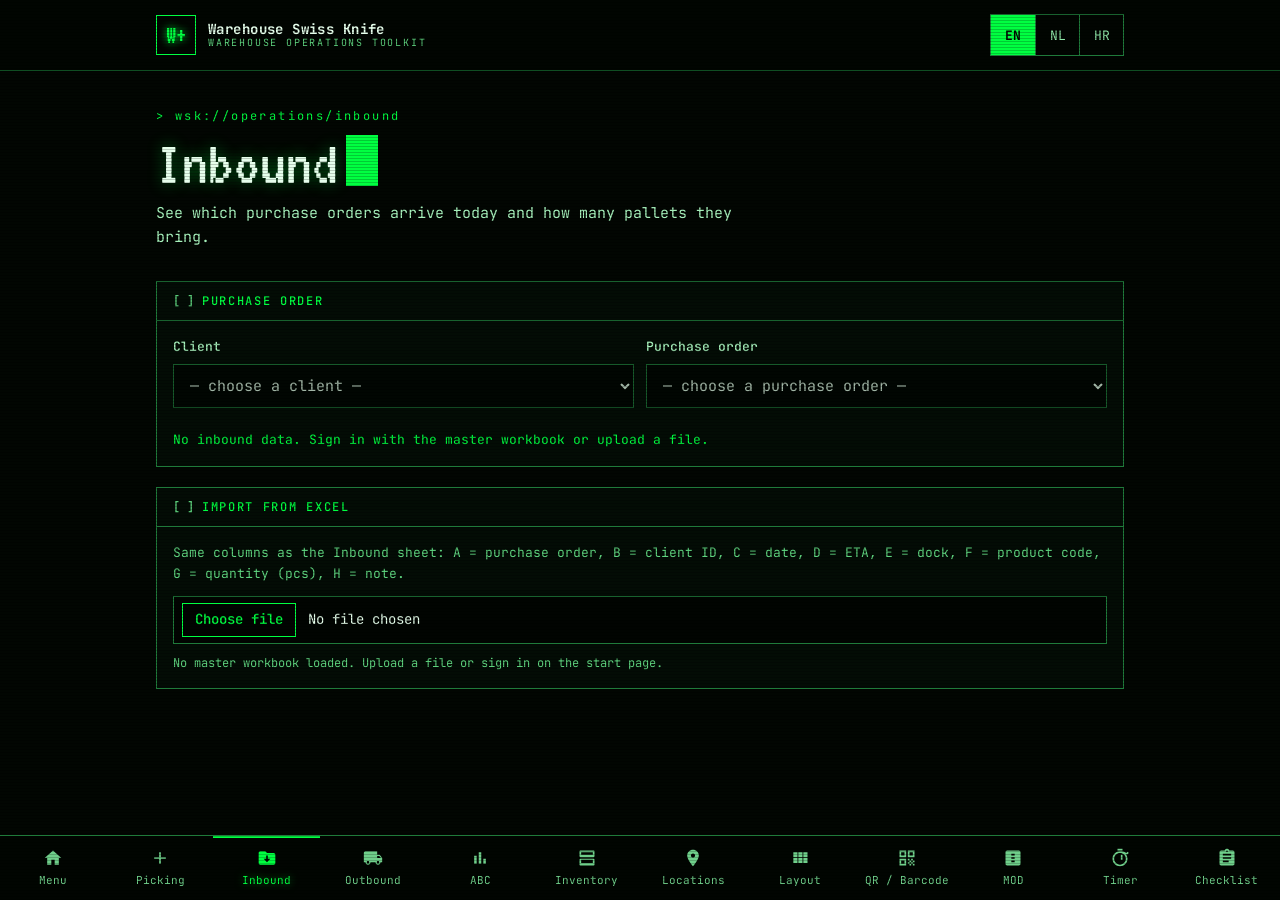
<file: inbound.html>
<!DOCTYPE html>
<html lang="en">
<head>
<meta charset="UTF-8">
<meta name="viewport" content="width=device-width, initial-scale=1.0, viewport-fit=cover">
<meta name="theme-color" content="#020602">
<link rel="manifest" href="manifest.json">
<link rel="icon" type="image/png" sizes="32x32" href="icons/favicon-32.png">
<link rel="apple-touch-icon" href="icons/apple-touch-icon.png">
<meta name="mobile-web-app-capable" content="yes">
<meta name="apple-mobile-web-app-capable" content="yes">
<meta name="apple-mobile-web-app-status-bar-style" content="black-translucent">
<meta name="apple-mobile-web-app-title" content="WSK">
<title>Inbound · Warehouse Swiss Knife</title>
<link rel="stylesheet" href="style.css">
<script src="xlsx.full.min.js"></script>
<style>
  .po-head { display: grid; grid-template-columns: repeat(auto-fit, minmax(140px, 1fr)); gap: 14px; }
  .kv span { display: block; font-size: 11px; letter-spacing: .12em; text-transform: uppercase; color: var(--muted); }
  .kv b { font-family: var(--display); font-weight: 400; font-size: 30px; line-height: 1; color: var(--white); }
  .kv b.good { color: var(--accent); }
  .kv b.warn { color: var(--warn); }
  tr.unknown td { background: rgba(255, 210, 63, .06); }
  .warn-tag { display: inline-block; margin-top: 4px; padding: 1px 6px; border: 1px dashed var(--warn); color: var(--warn); font-size: 11px; }
  .pt { font-size: 11px; letter-spacing: .08em; color: var(--muted); }
</style>
<script>
window.PAGE_I18N = {
  en: {
    doc_title: 'Inbound', page_title: 'Inbound', page_sub: 'See which purchase orders arrive today and how many pallets they bring.',
    sel_title: 'Purchase order', lbl_client: 'Client', lbl_po: 'Purchase order', opt_choose_client: '— choose a client —', opt_choose_po: '— choose a purchase order —',
    opt_po: '{po} · ETA {eta} · {n} lines',
    k_eta: 'ETA', k_dock: 'Dock', k_lines: 'Lines', k_pcs: 'Pieces', k_pal: 'Pallets (est.)', k_new: 'Not in MasterData',
    lines_title: 'Products arriving', col_prod: 'Product', col_qty: 'Qty (pcs)', col_per: 'Pcs/pallet', col_full: 'Full pallets', col_boxes: 'Boxes', col_rest: 'Pcs', col_type: 'Pallet',
    unknown: 'Not in MasterData: pallets cannot be calculated',
    excel_title: 'Import from Excel', excel_desc: 'Same columns as the Inbound sheet: A = purchase order, B = client ID, C = date, D = ETA, E = dock, F = product code, G = quantity (pcs), H = note.',
    no_data: 'No inbound data. Sign in with the master workbook or upload a file.', choose: 'Choose a client and a purchase order.'
  },
  nl: {
    doc_title: 'Inkomend', page_title: 'Inkomend', page_sub: 'Zie welke inkooporders vandaag binnenkomen en hoeveel pallets ze brengen.',
    sel_title: 'Inkooporder', lbl_client: 'Klant', lbl_po: 'Inkooporder', opt_choose_client: '— kies een klant —', opt_choose_po: '— kies een inkooporder —',
    opt_po: '{po} · ETA {eta} · {n} regels',
    k_eta: 'ETA', k_dock: 'Dock', k_lines: 'Regels', k_pcs: 'Stuks', k_pal: 'Pallets (schatting)', k_new: 'Niet in MasterData',
    lines_title: 'Producten die binnenkomen', col_prod: 'Product', col_qty: 'Aantal (st)', col_per: 'St/pallet', col_full: 'Volle pallets', col_boxes: 'Dozen', col_rest: 'St', col_type: 'Pallet',
    unknown: 'Niet in MasterData: pallets kunnen niet worden berekend',
    excel_title: 'Importeren uit Excel', excel_desc: 'Dezelfde kolommen als het blad Inbound: A = inkooporder, B = klant-ID, C = datum, D = ETA, E = dock, F = productcode, G = aantal (st), H = opmerking.',
    no_data: 'Geen inkomende gegevens. Log in met het hoofdbestand of upload een bestand.', choose: 'Kies een klant en een inkooporder.'
  },
  hr: {
    doc_title: 'Ulaz robe', page_title: 'Ulaz robe', page_sub: 'Koje narudžbenice danas stižu i koliko paleta donose.',
    sel_title: 'Narudžbenica', lbl_client: 'Klijent', lbl_po: 'Narudžbenica', opt_choose_client: '— odaberite klijenta —', opt_choose_po: '— odaberite narudžbenicu —',
    opt_po: '{po} · ETA {eta} · {n} linija',
    k_eta: 'ETA', k_dock: 'Dok', k_lines: 'Linija', k_pcs: 'Komada', k_pal: 'Paleta (procjena)', k_new: 'Nije u MasterData',
    lines_title: 'Proizvodi koji dolaze', col_prod: 'Proizvod', col_qty: 'Količina (kom)', col_per: 'Kom/paleta', col_full: 'Pune palete', col_boxes: 'Kutije', col_rest: 'Kom', col_type: 'Paleta',
    unknown: 'Nije u MasterData: palete se ne mogu izračunati',
    excel_title: 'Uvoz iz Excela', excel_desc: 'Isti stupci kao list Inbound: A = narudžbenica, B = ID klijenta, C = datum, D = ETA, E = dok, F = šifra proizvoda, G = količina (kom), H = napomena.',
    no_data: 'Nema podataka o ulazu. Prijavite se s glavnim Excelom ili učitajte datoteku.', choose: 'Odaberite klijenta i narudžbenicu.'
  }
};
</script>
<script src="i18n.js"></script>
<script src="session.js"></script>
</head>
<body data-page="inbound">
<header class="app-header">
  <div class="app-header-inner">
    <a class="brand" href="index.html"><span class="brand-mark">W+</span><span class="brand-text"><strong>Warehouse Swiss Knife</strong><span data-i18n="brand_sub">Warehouse operations toolkit</span></span></a>
    <div class="lang-switcher" data-lang-switcher></div>
  </div>
</header>

<section class="page-hero">
  <div class="kicker">&gt; wsk://operations/inbound</div>
  <h1 data-i18n="page_title">Inbound</h1>
  <p data-i18n="page_sub"></p>
</section>

<main class="container">
  <section class="card">
    <h2 data-i18n="sel_title">Purchase order</h2>
    <div class="card-body">
      <div class="flex-row">
        <div class="form-group flex-1">
          <label for="selClient" data-i18n="lbl_client">Client</label>
          <select id="selClient"></select>
        </div>
        <div class="form-group flex-1">
          <label for="selPo" data-i18n="lbl_po">Purchase order</label>
          <select id="selPo" disabled></select>
        </div>
      </div>
      <div class="status" id="selInfo" aria-live="polite"></div>
    </div>
  </section>

  <section class="card" id="poCard" hidden>
    <h2><span data-i18n="lines_title">Products arriving</span> <span id="poTitle" style="color: var(--white)"></span></h2>
    <div class="card-body">
      <div class="po-head" id="poHead"></div>
    </div>
    <div class="table-wrap">
      <table id="poTable">
        <thead>
          <tr>
            <th>#</th>
            <th data-i18n="col_prod">Product</th>
            <th data-i18n="col_qty">Qty (pcs)</th>
            <th data-i18n="col_per">Pcs/pallet</th>
            <th data-i18n="col_full">Full pallets</th>
            <th data-i18n="col_boxes">Boxes</th>
            <th data-i18n="col_rest">Pcs</th>
            <th data-i18n="col_type">Pallet</th>
          </tr>
        </thead>
        <tbody></tbody>
      </table>
    </div>
  </section>

  <section class="card">
    <h2 data-i18n="excel_title">Import from Excel</h2>
    <div class="card-body">
      <p class="hint" data-i18n="excel_desc"></p>
      <input type="file" id="excelFile" accept=".xlsx,.xls,.csv">
      <div class="status" id="excelStatus" aria-live="polite"></div>
      <div class="src-line" id="srcLine"></div>
    </div>
  </section>
</main>

<nav class="nav-bar" data-nav></nav>

<script>
  const $ = (id) => document.getElementById(id);
  const str = (v) => v == null ? '' : String(v).trim();
  const num = (v) => { const n = parseFloat(v); return isNaN(n) ? 0 : n; };
  const fmtN = (n) => Number(n).toLocaleString({ en: 'en-GB', nl: 'nl-NL', hr: 'hr-HR' }[WSK.getLang()] || undefined);

  /* Inbound rows: A PO, B client, C date, D ETA, E dock, F product, G qty, H note */
  let ROWS = [];

  function masterMaps() {
    const md = new Map();
    WSKSession.sheet('masterdata').forEach(r => {
      const code = str(r[0]); if (!code) return;
      const kpk = num(r[3]) || 1, kpp = num(r[4]);
      md.set(code, { desc: str(r[1]), kpk, kpp, full: num(r[5]) || kpk * kpp, type: str(r[9]) });
    });
    const clients = new Map(WSKSession.sheet('clients').map(r => [str(r[0]), str(r[1])]));
    return { md, clients };
  }
  let M = { md: new Map(), clients: new Map() };

  function loadRows(data) {
    ROWS = (data.rows || []).slice(1).filter(r => r && str(r[0]) && str(r[5]));
    M = masterMaps();
    fillClients();
  }

  const source = WSKSession.wireModule({
    page: 'inbound', srcEl: $('srcLine'), load: loadRows,
    clear: () => { ROWS = []; fillClients(); },
    fromMain: () => {
      const r = WSKSession.sheet('inbound');
      return r.length ? { rows: [['po'], ...r] } : null;
    }
  });
  WSKSession.ready.then(() => { if (!ROWS.length) fillClients(); });

  $('excelFile').addEventListener('change', (e) => {
    const file = e.target.files[0];
    if (!file) return;
    WSK.readWorkbook(file, (wb) => {
      const data = { rows: WSK.sheetRows(wb, 0) };
      loadRows(data);
      WSK.setText($('excelStatus'), 'excel_loaded', { n: ROWS.length });
      source.saved(file.name, data);
    }, $('excelStatus'));
  });

  function fillClients() {
    const keep = $('selClient').value;
    const ids = [...new Set(ROWS.map(r => str(r[1])))].sort();
    $('selClient').innerHTML = `<option value="">${WSK.esc(WSK.t('opt_choose_client'))}</option>` +
      ids.map(id => `<option value="${WSK.esc(id)}">${WSK.esc(id)} · ${WSK.esc(M.clients.get(id) || '')}</option>`).join('');
    $('selClient').value = ids.includes(keep) ? keep : (ids.length === 1 ? ids[0] : '');
    $('selClient').disabled = !ids.length;
    WSK.setText($('selInfo'), ids.length ? 'choose' : 'no_data');
    fillPos();
  }

  function fillPos() {
    const cid = $('selClient').value, keep = $('selPo').value, sel = $('selPo');
    if (!cid) { sel.innerHTML = `<option value="">${WSK.esc(WSK.t('opt_choose_po'))}</option>`; sel.disabled = true; render(); return; }
    const pos = new Map();
    ROWS.filter(r => str(r[1]) === cid).forEach(r => {
      const p = pos.get(str(r[0])) || { n: 0, eta: str(r[3]) }; p.n++; pos.set(str(r[0]), p);
    });
    const list = [...pos.entries()].sort((a, b) => a[1].eta.localeCompare(b[1].eta) || a[0].localeCompare(b[0]));
    sel.innerHTML = `<option value="">${WSK.esc(WSK.t('opt_choose_po'))}</option>` +
      list.map(([po, p]) => `<option value="${WSK.esc(po)}">${WSK.esc(WSK.t('opt_po', { po, eta: p.eta || '--:--', n: p.n }))}</option>`).join('');
    sel.disabled = false;
    const nos = list.map(x => x[0]);
    sel.value = nos.includes(keep) ? keep : (nos.length === 1 ? nos[0] : '');
    render();
  }

  function render() {
    const po = $('selPo').value;
    if (!po) { $('poCard').hidden = true; if (ROWS.length) WSK.setText($('selInfo'), 'choose'); return; }
    $('selInfo').textContent = '';
    const lines = ROWS.filter(r => str(r[0]) === po);
    const f = lines[0];
    let pcs = 0, pallets = 0, unknown = 0;
    const body = lines.map((r, i) => {
      const code = str(r[5]), q = num(r[6]), m = M.md.get(code);
      pcs += q;
      if (!m || !m.full) {
        unknown++;
        return `<tr class="unknown"><td class="num">${i + 1}</td><td><strong>${WSK.esc(code)}</strong><div><span class="warn-tag">${WSK.esc(WSK.t('unknown'))}</span></div></td>
          <td class="num">${fmtN(q)}</td><td class="muted">—</td><td class="muted">—</td><td class="muted">—</td><td class="muted">—</td><td class="muted">—</td></tr>`;
      }
      const full = Math.floor(q / m.full), restPcs = q - full * m.full;
      const boxes = Math.floor(restPcs / m.kpk), rest = restPcs - boxes * m.kpk;
      pallets += full + (restPcs > 0 ? 1 : 0);
      return `<tr><td class="num">${i + 1}</td>
        <td><strong>${WSK.esc(code)}</strong><div class="muted" style="font-size:12px">${WSK.esc(m.desc)}</div></td>
        <td class="num">${fmtN(q)}</td><td class="num">${fmtN(m.full)}</td>
        <td class="num ${full ? 'val-good' : 'muted'}">${full}</td><td class="num">${boxes}</td><td class="num ${rest ? 'val-bad' : ''}">${rest}</td>
        <td><span class="pt">${WSK.esc(m.type || '')}</span></td></tr>`;
    }).join('');
    $('poTable').querySelector('tbody').innerHTML = body;
    $('poTitle').textContent = '· ' + po;
    const kv = (k, v, cls) => `<div class="kv"><span>${WSK.esc(WSK.t(k))}</span><b class="${cls || ''}">${WSK.esc(String(v))}</b></div>`;
    $('poHead').innerHTML = kv('k_eta', str(f[3]) || '--:--') + kv('k_dock', str(f[4]) || '—') + kv('k_lines', lines.length) +
      kv('k_pcs', fmtN(pcs)) + kv('k_pal', pallets, 'good') + (unknown ? kv('k_new', unknown, 'warn') : '');
    $('poCard').hidden = false;
  }

  $('selClient').addEventListener('change', () => { $('selPo').value = ''; fillPos(); });
  $('selPo').addEventListener('change', render);
  document.addEventListener('wsk:langchange', fillClients);
</script>
</body>
</html>
</file>
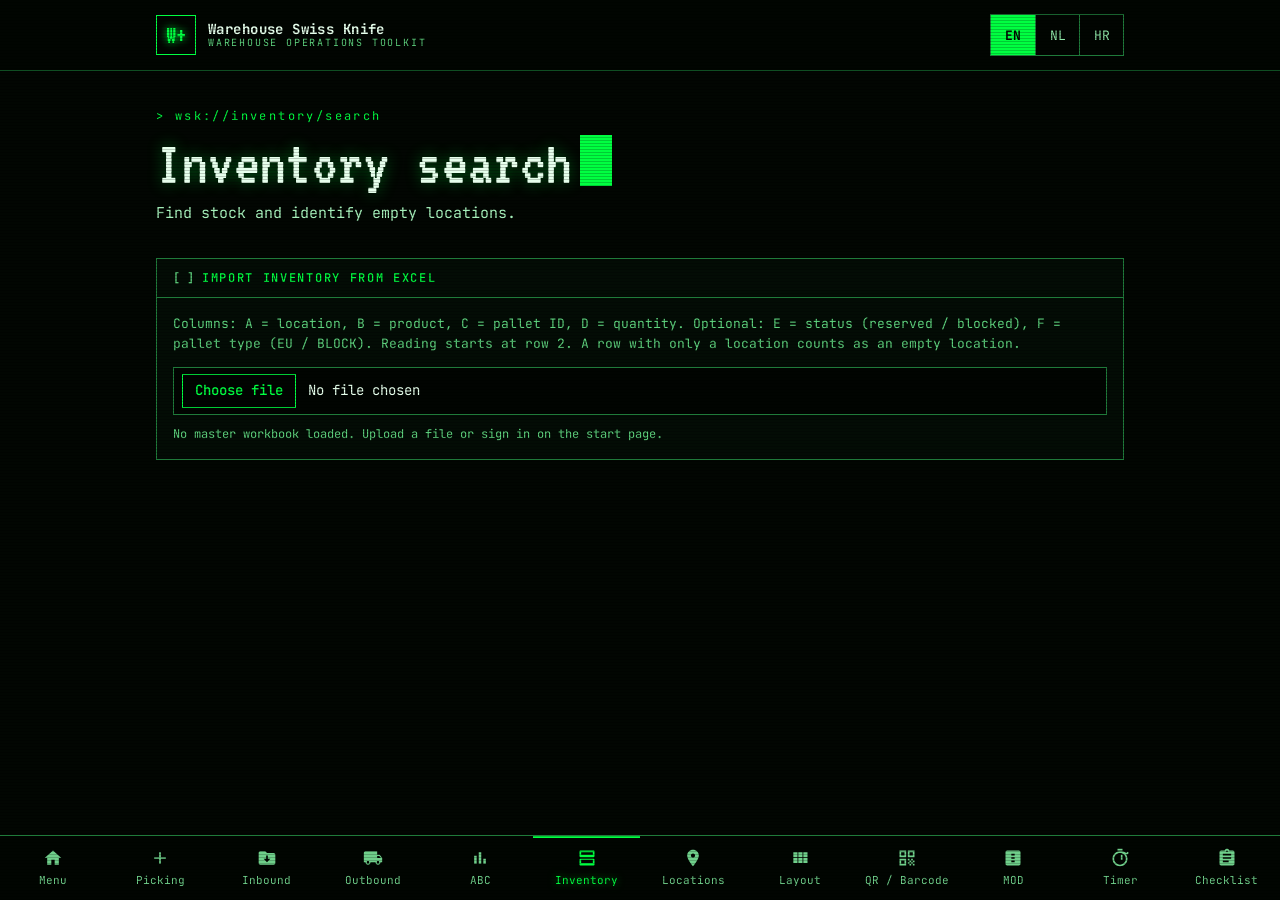
<file: inventory.html>
<!DOCTYPE html>
<html lang="en">
<head>
<meta charset="UTF-8">
<meta name="viewport" content="width=device-width, initial-scale=1.0, viewport-fit=cover">
<meta name="theme-color" content="#020602">
<link rel="manifest" href="manifest.json">
<link rel="icon" type="image/png" sizes="32x32" href="icons/favicon-32.png">
<link rel="apple-touch-icon" href="icons/apple-touch-icon.png">
<meta name="mobile-web-app-capable" content="yes">
<meta name="apple-mobile-web-app-capable" content="yes">
<meta name="apple-mobile-web-app-status-bar-style" content="black-translucent">
<meta name="apple-mobile-web-app-title" content="WSK">
<title>Inventory Search · Warehouse Swiss Knife</title>
<link rel="stylesheet" href="style.css">
<script src="xlsx.full.min.js"></script>
<script src="warehouse.js"></script>
<script>
window.PAGE_I18N = {
  en: {
    doc_title: 'Inventory Search', page_title: 'Inventory search', page_sub: 'Find stock and identify empty locations.',
    excel_title: 'Import inventory from Excel', excel_inv_desc: 'Columns: A = location, B = product, C = pallet ID, D = quantity. Optional: E = status (reserved / blocked), F = pallet type (EU / BLOCK). Reading starts at row 2. A row with only a location counts as an empty location.',
    filter_title: 'Search & filter', lbl_search: 'Quick search', ph_search: 'Product, pallet ID or location…',
    lbl_1st_letter: '1st letter (A–Z)', opt_all_letters: 'All letters',
    lbl_level: 'Level (4th character, 0–9)', opt_all_levels: 'All levels',
    chk_empty_only: 'Show empty locations only',
    results: 'Inventory results', col_loc: 'Location', col_prod: 'Product', col_pallet: 'Pallet ID', col_qty: 'Qty',
    empty_loc: 'empty', no_match: 'Nothing matches this search.', load_first: 'Load an Excel file to start.',
    btn_advanced: '[ Advanced ]', btn_exit: 'Exit', understand: 'Understand', skip_hint: 'Tap to show everything',
    cmd_scan: 'wsk --scan warehouse',
    g_wh: 'Warehouse', s_total: 'Total locations', s_level: 'Locations per level', s_levels: '× {n} levels',
    g_prod: 'Products', s_products: 'Individual products', s_top: 'Top 5 by total quantity',
    g_type: 'Pallet type', s_eu: 'EU pallet locations', s_block: 'Block pallet locations', s_none: 'No pallet type',
    g_status: 'Status', s_occupied: 'Occupied', s_reserved: 'Reserved', s_blocked: 'Blocked', s_free: 'Free',
    s_outside: 'Excel rows outside the layout',
    boot: 'Booting modules', m_empty: 'Empty locations', m_merge: 'Merging', m_sort: 'Sorting',
    under: 'Under construction', soon: '{m}: under construction. Coming soon.',
    adv_title: 'Warehouse report'
  },
  nl: {
    doc_title: 'Voorraad zoeken', page_title: 'Voorraad zoeken', page_sub: 'Vind voorraad en lege locaties.',
    excel_title: 'Voorraad importeren uit Excel', excel_inv_desc: 'Kolommen: A = locatie, B = product, C = pallet-ID, D = aantal. Optioneel: E = status (gereserveerd / geblokkeerd), F = pallettype (EU / BLOCK). Inlezen begint bij rij 2. Een regel met alleen een locatie telt als lege locatie.',
    filter_title: 'Zoeken & filteren', lbl_search: 'Snel zoeken', ph_search: 'Product, pallet-ID of locatie…',
    lbl_1st_letter: '1e letter (A–Z)', opt_all_letters: 'Alle letters',
    lbl_level: 'Niveau (4e teken, 0–9)', opt_all_levels: 'Alle niveaus',
    chk_empty_only: 'Alleen lege locaties tonen',
    results: 'Voorraadresultaten', col_loc: 'Locatie', col_prod: 'Product', col_pallet: 'Pallet-ID', col_qty: 'Aantal',
    empty_loc: 'leeg', no_match: 'Niets gevonden voor deze zoekopdracht.', load_first: 'Laad een Excel-bestand om te beginnen.',
    btn_advanced: '[ Geavanceerd ]', btn_exit: 'Sluiten', understand: 'Begrepen', skip_hint: 'Tik om alles te tonen',
    cmd_scan: 'wsk --scan magazijn',
    g_wh: 'Magazijn', s_total: 'Totaal locaties', s_level: 'Locaties per niveau', s_levels: '× {n} niveaus',
    g_prod: 'Producten', s_products: 'Afzonderlijke producten', s_top: 'Top 5 op totaal aantal',
    g_type: 'Pallettype', s_eu: 'Locaties voor EU-pallets', s_block: 'Locaties voor blokpallets', s_none: 'Zonder pallettype',
    g_status: 'Status', s_occupied: 'Bezet', s_reserved: 'Gereserveerd', s_blocked: 'Geblokkeerd', s_free: 'Vrij',
    s_outside: 'Excel-regels buiten de indeling',
    boot: 'Modules opstarten', m_empty: 'Lege locaties', m_merge: 'Samenvoegen', m_sort: 'Sorteren',
    under: 'In aanbouw', soon: '{m}: in aanbouw. Binnenkort beschikbaar.',
    adv_title: 'Magazijnrapport'
  },
  hr: {
    doc_title: 'Pretraga inventara', page_title: 'Pretraga inventara', page_sub: 'Pronađite zalihe i prazne lokacije.',
    excel_title: 'Uvoz inventara iz Excela', excel_inv_desc: 'Stupci: A = lokacija, B = proizvod, C = ID palete, D = količina. Neobavezno: E = status (rezervirano / blokirano), F = tip palete (EU / BLOCK). Čitanje počinje od 2. reda. Red sa samo lokacijom računa se kao prazna lokacija.',
    filter_title: 'Pretraga i filtri', lbl_search: 'Brza pretraga', ph_search: 'Proizvod, ID palete ili lokacija…',
    lbl_1st_letter: '1. slovo (A–Z)', opt_all_letters: 'Sva slova',
    lbl_level: 'Razina (4. znak, 0–9)', opt_all_levels: 'Sve razine',
    chk_empty_only: 'Prikaži samo prazne lokacije',
    results: 'Rezultati inventara', col_loc: 'Lokacija', col_prod: 'Proizvod', col_pallet: 'ID palete', col_qty: 'Količina',
    empty_loc: 'prazno', no_match: 'Nema rezultata za ovu pretragu.', load_first: 'Učitajte Excel datoteku za početak.',
    btn_advanced: '[ Napredno ]', btn_exit: 'Izlaz', understand: 'Razumijem', skip_hint: 'Dodirnite za prikaz svega',
    cmd_scan: 'wsk --scan skladiste',
    g_wh: 'Skladište', s_total: 'Ukupno lokacija', s_level: 'Lokacija po nivou', s_levels: '× {n} nivoa',
    g_prod: 'Proizvodi', s_products: 'Pojedinačnih proizvoda', s_top: 'Top 5 po ukupnoj količini',
    g_type: 'Tip palete', s_eu: 'Lokacije za EU palete', s_block: 'Lokacije za BLOCK palete', s_none: 'Bez tipa palete',
    g_status: 'Status', s_occupied: 'Zauzeto', s_reserved: 'Rezervirano', s_blocked: 'Blokirano', s_free: 'Slobodno',
    s_outside: 'Redaka iz Excela izvan rasporeda',
    boot: 'Pokretanje modula', m_empty: 'Prazne lokacije', m_merge: 'Spajanje', m_sort: 'Sortiranje',
    under: 'U izradi', soon: '{m}: u izradi. Dolazi uskoro.',
    adv_title: 'Izvještaj skladišta'
  }
};
</script>
<script src="i18n.js"></script>
<script src="session.js"></script>
<style>
  .adv-open { margin-top: 14px; width: auto; flex: 0 0 auto; letter-spacing: .08em; }
  .ia {
    position: fixed; inset: 0; z-index: 2500; overflow-y: auto;
    display: flex; flex-direction: column;
    background: #010401;
    padding: env(safe-area-inset-top, 0px) env(safe-area-inset-right, 0px) env(safe-area-inset-bottom, 0px) env(safe-area-inset-left, 0px);
  }
  .ia[hidden], .ia [hidden] { display: none !important; }
  .ia::after {   /* CRT scanlines over the whole pop-up */
    content: ""; position: fixed; inset: 0; pointer-events: none; z-index: 8;
    background: repeating-linear-gradient(0deg, rgba(0,0,0,.25) 0, rgba(0,0,0,.25) 1px, transparent 1px, transparent 3px);
  }
  .ia-top { display: flex; align-items: center; justify-content: space-between; gap: 12px; padding: 12px 16px; border-bottom: 1px solid var(--line); }
  .ia-title { font-family: var(--display); font-weight: 400; font-size: 28px; line-height: 1; color: var(--white); }
  .ia-exit { flex: 0 0 auto; min-height: 40px; }

  /* ----- report (terminal) ----- */
  .ia-report { flex: 1 0 auto; width: 100%; max-width: 860px; margin: 0 auto; padding: 22px 16px 28px; display: flex; flex-direction: column; gap: 18px; }
  .ia-term { font-size: 15px; line-height: 1.75; color: var(--text); }
  .ia-cmd { color: var(--accent); margin-bottom: 10px; }
  .ia-grp { margin-top: 14px; color: var(--accent); letter-spacing: .14em; text-transform: uppercase; font-size: 12px; }
  .ia-row { display: grid; grid-template-columns: minmax(0, 1fr) auto minmax(0, 15em); align-items: baseline; column-gap: 14px; }
  .ia-row.sub .ia-lbl { padding-left: 2.2em; }
  .ia-lbl { color: var(--soft); white-space: nowrap; overflow: hidden; text-overflow: clip; }
  .ia-lbl::after { content: attr(data-lead); color: #1f7a3a; }
  .ia-val {
    min-width: 6.5ch; text-align: right; white-space: nowrap;
    font-family: var(--display); font-size: 27px; line-height: 1; color: var(--white);
    text-shadow: 0 0 10px rgba(0,255,65,.35); font-variant-numeric: tabular-nums;
  }
  .ia-val small { font-family: var(--mono); font-size: 12px; color: var(--muted); text-shadow: none; margin-left: 6px; }
  .ia-dot { color: var(--accent); }
  .ia-bar { white-space: nowrap; overflow: hidden; letter-spacing: -1px; font-size: 13px; }
  .ia-cur { display: inline-block; width: .55em; height: 1.05em; vertical-align: -.15em; background: var(--accent); animation: ia-blink 1s steps(1) infinite; }
  @keyframes ia-blink { 50% { opacity: 0; } }
  .ia-skip { font-size: 12px; color: var(--muted); text-align: center; }
  .ia-understand { align-self: center; flex: 0 0 auto; min-width: 220px; letter-spacing: .1em; }
  @media (max-width: 640px) {
    .ia-term { font-size: 13px; }
    .ia-row { grid-template-columns: minmax(0, 1fr) auto; }
    .ia-bar { grid-column: 1 / -1; line-height: 1; margin: -2px 0 4px; }
    .ia-row.sub .ia-lbl { padding-left: 1.2em; }
    .ia-val { font-size: 23px; }
  }

  /* ----- boot / module menu ----- */
  .ia-boot { flex: 1 0 auto; display: flex; flex-direction: column; align-items: center; justify-content: center; gap: 18px; padding: 24px 16px 32px; }
  .ia-caption { min-height: 1.5em; font-size: 13px; letter-spacing: .2em; text-transform: uppercase; color: var(--accent); }
  .ia-menu { display: flex; flex-direction: column; gap: 14px; width: min(340px, 100%); }
  .ia-mbtn {
    display: flex; align-items: center; justify-content: space-between; gap: 10px;
    min-height: 56px; padding: 0 18px; width: 100%;
    background: transparent; border: 2px solid var(--accent); color: var(--accent);
    font-family: var(--mono); font-size: 16px; letter-spacing: .12em; text-transform: uppercase; cursor: pointer;
    visibility: hidden;
  }
  .ia-mbtn b { font-weight: 700; color: var(--white); }
  .ia-mbtn span { color: var(--muted); }
  .ia-mbtn:hover, .ia-mbtn:focus-visible { background: var(--hover); box-shadow: 0 0 18px rgba(0,255,65,.3); outline: none; }
  .ia.menu-on .ia-mbtn { visibility: visible; }
  .ia-note { min-height: 1.4em; font-size: 13px; color: var(--warn); text-align: center; }
  .ia-uc { display: flex; flex-direction: column; align-items: center; gap: 10px; opacity: 0; transition: opacity .6s ease; }
  .ia.uc-on .ia-uc { opacity: 1; }
  .ia-wh { width: 200px; height: auto; image-rendering: pixelated; }
  .ia-uc-label { font-size: 13px; letter-spacing: .22em; text-transform: uppercase; color: var(--warn); animation: ia-blink 1.4s steps(1) infinite; }
  .ia-fx { position: fixed; inset: 0; width: 100%; height: 100%; z-index: 7; pointer-events: none; }
  @media (prefers-reduced-motion: reduce) { .ia-uc-label, .ia-cur { animation: none; } }
</style>
</head>
<body data-page="inventory">
<header class="app-header">
  <div class="app-header-inner">
    <a class="brand" href="index.html"><span class="brand-mark">W+</span><span class="brand-text"><strong>Warehouse Swiss Knife</strong><span data-i18n="brand_sub">Warehouse operations toolkit</span></span></a>
    <div class="lang-switcher" data-lang-switcher></div>
  </div>
</header>

<section class="page-hero">
  <div class="kicker">&gt; wsk://inventory/search</div>
  <h1 data-i18n="page_title">Inventory search</h1>
  <p data-i18n="page_sub"></p>
</section>

<main class="container">
  <section class="card">
    <h2 data-i18n="excel_title">Import inventory from Excel</h2>
    <div class="card-body">
      <p class="hint" data-i18n="excel_inv_desc"></p>
      <input type="file" id="excelFile" accept=".xlsx,.xls,.csv">
      <div class="status" id="excelStatus" aria-live="polite"></div>
      <div class="src-line" id="srcLine"></div>
      <button type="button" class="btn btn-secondary adv-open" id="btnAdvanced" hidden data-i18n="btn_advanced">[ Advanced ]</button>
    </div>
  </section>

  <section class="card" id="searchCard" hidden>
    <h2 data-i18n="filter_title">Search &amp; filter</h2>
    <div class="card-body">
      <div class="form-group">
        <label for="searchInput" data-i18n="lbl_search">Quick search</label>
        <input type="text" id="searchInput" data-i18n-placeholder="ph_search" oninput="filterAndRender()" autocomplete="off">
      </div>
      <div class="flex-row">
        <div class="form-group flex-1">
          <label for="filterLetter" data-i18n="lbl_1st_letter">1st letter</label>
          <select id="filterLetter" onchange="filterAndRender()">
            <option value="" data-i18n="opt_all_letters">All letters</option>
          </select>
        </div>
        <div class="form-group flex-1">
          <label for="filterLevel" data-i18n="lbl_level">Level</label>
          <select id="filterLevel" onchange="filterAndRender()">
            <option value="" data-i18n="opt_all_levels">All levels</option>
          </select>
        </div>
      </div>
      <div class="check-row">
        <input type="checkbox" id="emptyOnly" onchange="filterAndRender()">
        <label for="emptyOnly" data-i18n="chk_empty_only">Show empty locations only</label>
      </div>
    </div>
  </section>

  <section class="card" id="listCard" hidden>
    <h2><span data-i18n="results">Inventory results</span> <span>(<span id="matchCount">0</span>)</span></h2>
    <div class="table-wrap">
      <table id="inventoryTable">
        <thead>
          <tr>
            <th data-i18n="col_loc">Location</th>
            <th data-i18n="col_prod">Product</th>
            <th data-i18n="col_pallet">Pallet ID</th>
            <th data-i18n="col_qty">Qty</th>
          </tr>
        </thead>
        <tbody></tbody>
      </table>
    </div>
  </section>
</main>

<!-- ===== Advanced: warehouse report + module menu ===== -->
<div class="ia" id="ia" role="dialog" aria-modal="true" aria-labelledby="iaTitle" hidden>
  <div class="ia-top">
    <h2 class="ia-title" id="iaTitle" data-i18n="adv_title">Warehouse report</h2>
    <button type="button" class="btn btn-danger ia-exit" id="iaExit" data-i18n="btn_exit">Exit</button>
  </div>

  <div class="ia-report" id="iaReport">
    <div class="ia-term" id="iaTerm" aria-live="off"></div>
    <p class="ia-skip" id="iaSkip" data-i18n="skip_hint"></p>
    <button type="button" class="btn btn-primary ia-understand" id="iaUnderstand" hidden data-i18n="understand">Understand</button>
  </div>

  <div class="ia-boot" id="iaBoot" hidden>
    <div class="ia-caption" id="iaCaption"></div>
    <div class="ia-menu" id="iaMenu">
      <button type="button" class="ia-mbtn" data-mod="m_empty"><span>[</span><b data-i18n="m_empty">Empty locations</b><span>]</span></button>
      <button type="button" class="ia-mbtn" data-mod="m_merge"><span>[</span><b data-i18n="m_merge">Merging</b><span>]</span></button>
      <button type="button" class="ia-mbtn" data-mod="m_sort"><span>[</span><b data-i18n="m_sort">Sorting</b><span>]</span></button>
    </div>
    <div class="ia-note" id="iaNote" aria-live="polite"></div>
    <div class="ia-uc" id="iaUc">
      <svg class="ia-wh" viewBox="0 0 64 34" shape-rendering="crispEdges" aria-hidden="true">
        <rect x="0" y="32" width="64" height="2" fill="#1f7a3a"/>
        <g fill="#2f9e52">
          <rect x="3" y="6" width="1" height="26"/><rect x="18" y="6" width="1" height="26"/>
          <rect x="23" y="6" width="1" height="26"/><rect x="38" y="6" width="1" height="26"/>
          <rect x="43" y="6" width="1" height="26"/><rect x="58" y="6" width="1" height="26"/>
        </g>
        <g fill="#5fd47f">
          <rect x="3" y="6" width="16" height="1"/><rect x="3" y="14" width="16" height="1"/><rect x="3" y="22" width="16" height="1"/>
          <rect x="23" y="6" width="16" height="1"/><rect x="23" y="14" width="16" height="1"/><rect x="23" y="22" width="16" height="1"/>
          <rect x="43" y="6" width="16" height="1"/><rect x="43" y="14" width="16" height="1"/><rect x="43" y="22" width="16" height="1"/>
        </g>
        <g fill="#0f4d22">
          <rect x="5" y="30" width="12" height="2"/><rect x="25" y="30" width="12" height="2"/><rect x="45" y="30" width="12" height="2"/>
        </g>
        <g fill="#00ff41"><rect x="60" y="1" width="1" height="1"/><rect x="62" y="3" width="1" height="1"/><rect x="1" y="2" width="1" height="1"/></g>
      </svg>
      <div class="ia-uc-label">[ <span data-i18n="under">Under construction</span> ]</div>
    </div>
  </div>
  <canvas class="ia-fx" id="iaFx" aria-hidden="true"></canvas>
</div>

<nav class="nav-bar" data-nav></nav>

<script>
  let inventoryData = [];
  const $ = (id) => document.getElementById(id);

  function addOptions(select, values) {
    values.forEach(v => { const o = document.createElement('option'); o.value = v; o.textContent = v; select.appendChild(o); });
  }
  addOptions($('filterLetter'), Array.from({ length: 26 }, (_, i) => String.fromCharCode(65 + i)));
  addOptions($('filterLevel'), Array.from({ length: 10 }, (_, i) => String(i)));

  $('excelFile').addEventListener('change', (e) => {
    const file = e.target.files[0];
    if (!file) return;
    WSK.readWorkbook(file, (wb) => {
      const data = { rows: WSK.sheetRows(wb, 0) };
      loadRows(data);
      source.saved(file.name, data);
    }, $('excelStatus'));
  });

  /* rows: A location, B product, C pallet ID, D quantity, E status, F pallet type (row 1 = header) */
  function loadRows(data) {
      const rows = data.rows || [];
      rawRows = rows.slice(1);
      $('btnAdvanced').hidden = false;
      inventoryData = [];
      for (let i = 1; i < rows.length; i++) {
        const r = rows[i];
        if (!r || !r.length) continue;
        const location = String(r[0] ?? '').trim();
        if (!location) continue;
        const product = String(r[1] ?? '').trim();
        const palletId = String(r[2] ?? '').trim();
        const hasQty = r[3] !== undefined && r[3] !== null && String(r[3]).trim() !== '';
        const qty = hasQty ? parseFloat(r[3]) : null;
        inventoryData.push({ location, product, palletId, qty, isEmpty: !product && !palletId && !hasQty });
      }
      WSK.setText($('excelStatus'), 'excel_loaded', { n: inventoryData.length });
      $('searchCard').hidden = false;
      $('listCard').hidden = false;
      filterAndRender();
  }

  // master workbook: Stock sheet (same columns as this page)
  const source = WSKSession.wireModule({
    page: 'inventory', srcEl: $('srcLine'), load: loadRows,
    clear: () => { inventoryData = []; rawRows = []; filterAndRender(); },
    fromMain: () => {
      const st = WSKSession.sheet('stock');
      return st.length ? { rows: [['location', 'product', 'pallet', 'qty', 'status', 'type'], ...st] } : null;
    }
  });

  function filterAndRender() {
    const query = $('searchInput').value.toLowerCase().trim();
    const letter = $('filterLetter').value;
    const level = $('filterLevel').value;
    const emptyOnly = $('emptyOnly').checked;

    const filtered = inventoryData.filter(item => {
      const loc = item.location.toUpperCase();
      return (!query || loc.toLowerCase().includes(query) || item.product.toLowerCase().includes(query) || item.palletId.toLowerCase().includes(query)) &&
             (!letter || loc.charAt(0) === letter) &&
             (!level || (loc.length >= 4 && loc.charAt(3) === level)) &&
             (!emptyOnly || item.isEmpty);
    });

    $('matchCount').textContent = filtered.length;
    const tbody = document.querySelector('#inventoryTable tbody');
    if (!filtered.length) {
      tbody.innerHTML = `<tr><td colspan="4" class="empty-cell">${WSK.esc(WSK.t(inventoryData.length ? 'no_match' : 'load_first'))}</td></tr>`;
      return;
    }
    const emptyLabel = WSK.esc(WSK.t('empty_loc'));
    tbody.innerHTML = filtered.map(item => `
      <tr>
        <td><span class="loc-tag">${WSK.esc(item.location)}</span></td>
        <td>${item.product ? `<strong>${WSK.esc(item.product)}</strong>` : `<span class="muted">— ${emptyLabel} —</span>`}</td>
        <td><code>${WSK.esc(item.palletId)}</code></td>
        <td class="num">${item.qty != null && !isNaN(item.qty) ? item.qty : 0}</td>
      </tr>`).join('');
  }

  document.addEventListener('wsk:langchange', () => { if (inventoryData.length) filterAndRender(); });

  /* =====================================================================
     ADVANCED — warehouse report (typed) + boot screen with module menu
     ===================================================================== */
  let rawRows = [];
  const IA = { token: 0, skip: false, phase: 'idle', raf: 0, note: null };
  const STATUS_COLORS = { occupied: '#ffd23f', reserved: '#2f8bff', blocked: '#c0392b', free: '#00ff41' };
  const reduceMotion = () => window.matchMedia && window.matchMedia('(prefers-reduced-motion: reduce)').matches;
  const fmtN = (n) => Number(n).toLocaleString({ en: 'en-GB', nl: 'nl-NL', hr: 'hr-HR' }[WSK.getLang()] || undefined);
  const LEAD = ' ' + '.'.repeat(80);
  const BAR_W = 24;

  function iaWait(ms, tok) {
    return new Promise(res => {
      if (IA.skip || tok !== IA.token) return res();
      const t0 = performance.now();
      const tick = () => (IA.skip || tok !== IA.token || performance.now() - t0 >= ms) ? res() : requestAnimationFrame(tick);
      requestAnimationFrame(tick);
    });
  }

  const cursor = document.createElement('span');
  cursor.className = 'ia-cur';

  async function iaType(el, text, perChar, tok) {
    el.appendChild(cursor);
    if (IA.skip) { el.insertBefore(document.createTextNode(text), cursor); return; }
    const node = document.createTextNode('');
    el.insertBefore(node, cursor);
    const step = Math.max(1, Math.round(16 / Math.max(1, perChar)));   // several chars per frame when fast
    for (let i = 0; i < text.length; i += step) {
      if (tok !== IA.token) return;
      if (IA.skip) { node.textContent = text; return; }
      node.textContent = text.slice(0, i + step);
      await iaWait(perChar * step, tok);
    }
    node.textContent = text;
  }

  function reportItems(a, heights) {
    const T = WSK.t;
    const items = [{ kind: 'cmd', text: '> ' + T('cmd_scan') }];
    items.push({ kind: 'grp', text: T('g_wh') });
    items.push({ kind: 'row', label: T('s_total'), value: a.total });
    const hs = [...new Set(Object.values(heights || {}))].sort((x, y) => x - y);
    items.push({ kind: 'row', label: T('s_level'), value: a.perLevel,
                 small: hs.length ? hs.map(h => '0–' + h).join(' · ') : T('s_levels', { n: a.levels }) });
    items.push({ kind: 'grp', text: T('g_prod') });
    items.push({ kind: 'row', label: T('s_products'), value: a.products });
    if (a.top.length) {
      items.push({ kind: 'row', label: T('s_top') });
      const max = a.top[0].qty || 1;
      a.top.forEach((p, i) => items.push({ kind: 'row', sub: true, label: `${i + 1}. ${p.product}`, value: p.qty, bar: { r: p.qty / max, c: '#00ff41' } }));
    }
    items.push({ kind: 'grp', text: T('g_type') });
    items.push({ kind: 'row', label: T('s_eu'), value: a.type.EU, bar: { r: a.type.EU / a.total, c: '#e6ffec' } });
    items.push({ kind: 'row', label: T('s_block'), value: a.type.BLOCK, bar: { r: a.type.BLOCK / a.total, c: '#a6f0bb' } });
    if (a.type.none) items.push({ kind: 'row', label: T('s_none'), value: a.type.none, bar: { r: a.type.none / a.total, c: '#5fd47f' } });
    items.push({ kind: 'grp', text: T('g_status') });
    [['occupied', a.status.occupied], ['reserved', a.status.reserved], ['blocked', a.status.blocked], ['free', a.status.empty]]
      .forEach(([k, v]) => items.push({ kind: 'row', label: T('s_' + k), value: v, bar: { r: v / a.total, c: STATUS_COLORS[k] } }));
    if (a.outside) items.push({ kind: 'row', label: T('s_outside'), value: a.outside, warn: true });
    return items;
  }

  async function runReport(instant) {
    const tok = ++IA.token;
    IA.skip = !!instant || reduceMotion();
    const term = $('iaTerm');
    term.innerHTML = '';
    $('iaUnderstand').hidden = true;
    $('iaSkip').hidden = IA.skip;
    const heights = WSKWarehouse.heightsFromRacks(WSKSession.sheet('racks'));
    const items = reportItems(WSKWarehouse.analyze(rawRows, { heights }), heights);

    for (const it of items) {
      if (tok !== IA.token) return;
      if (it.kind === 'cmd' || it.kind === 'grp') {
        const d = document.createElement('div');
        d.className = it.kind === 'cmd' ? 'ia-cmd' : 'ia-grp';
        term.appendChild(d);
        await iaType(d, it.text, 5, tok);
        await iaWait(it.kind === 'cmd' ? 220 : 60, tok);
        continue;
      }
      const row = document.createElement('div');
      row.className = 'ia-row' + (it.sub ? ' sub' : '');
      const lbl = document.createElement('span'); lbl.className = 'ia-lbl';
      const val = document.createElement('span'); val.className = 'ia-val';
      const bar = document.createElement('span'); bar.className = 'ia-bar';
      row.append(lbl, val, bar);
      term.appendChild(row);

      await iaType(lbl, it.label, 4, tok);                 // 1. label, typed fast
      if (it.value === undefined) { await iaWait(60, tok); continue; }
      lbl.setAttribute('data-lead', LEAD);                  //    dotted leader to the number column

      const dot = document.createElement('span');           // 2. one dot blinks three times
      dot.className = 'ia-dot'; dot.textContent = '.';
      val.appendChild(dot);
      for (let b = 0; b < 3 && !IA.skip; b++) {
        dot.style.visibility = 'visible'; await iaWait(55, tok);
        dot.style.visibility = 'hidden';  await iaWait(55, tok);
      }
      dot.remove();

      if (it.warn) val.style.color = 'var(--warn)';          // 3. the number, digit by digit
      await iaType(val, fmtN(it.value), 20, tok);
      if (it.small) { const sm = document.createElement('small'); sm.textContent = it.small; val.insertBefore(sm, cursor.parentNode === val ? cursor : null); }

      if (it.bar) {                                          // 4. proportion bar
        const n = it.value > 0 ? Math.max(1, Math.round(it.bar.r * BAR_W)) : 0;
        const on = document.createElement('span'); on.style.color = it.bar.c;
        const off = document.createElement('span'); off.style.color = '#0f4d22';
        bar.append(on, off);
        await iaType(on, '█'.repeat(n), 2, tok);
        off.textContent = '░'.repeat(BAR_W - n);
      }
      await iaWait(40, tok);
    }
    if (tok !== IA.token) return;
    cursor.remove();
    $('iaSkip').hidden = true;
    $('iaUnderstand').hidden = false;
    $('iaUnderstand').focus({ preventScroll: true });
    IA.phase = 'report-done';
  }

  /* ---------- boot screen: logo → three buttons ---------- */
  // 15 × 11 pixel logo: frame + "W+" (same mark as the header)
  const LOGO = (() => {
    const W = ['10001', '10001', '10001', '10101', '10101', '11011', '10001'];
    const P = ['00000', '00100', '00100', '11111', '00100', '00100', '00000'];
    const rows = ['111111111111111', '100000000000001'];
    for (let i = 0; i < 7; i++) rows.push('10' + W[i] + '0' + P[i] + '01');
    rows.push('100000000000001', '111111111111111');
    return rows;
  })();
  let parts = [], fxW = 0, fxH = 0;

  function fxSetup() {
    const cv = $('iaFx'), dpr = window.devicePixelRatio || 1;
    fxW = window.innerWidth; fxH = window.innerHeight;
    cv.width = Math.round(fxW * dpr); cv.height = Math.round(fxH * dpr);
    const ctx = cv.getContext('2d'); ctx.setTransform(dpr, 0, 0, dpr, 0, 0);
    return ctx;
  }

  function perimeterPoint(rects, d) {
    for (const r of rects) {
      const P = 2 * (r.w + r.h);
      if (d > P) { d -= P; continue; }
      if (d <= r.w) return [r.x + d, r.y];
      d -= r.w; if (d <= r.h) return [r.x + r.w, r.y + d];
      d -= r.h; if (d <= r.w) return [r.x + r.w - d, r.y + r.h];
      d -= r.w; return [r.x, r.y + r.h - d];
    }
    const r = rects[rects.length - 1]; return [r.x, r.y];
  }

  function buildLogo() {
    const menu = $('iaMenu').getBoundingClientRect();
    const btns = [...document.querySelectorAll('.ia-mbtn')].map(b => {
      const q = b.getBoundingClientRect(); return { x: q.left + 1, y: q.top + 1, w: q.width - 2, h: q.height - 2 };
    });
    const c = Math.max(7, Math.min(16, Math.floor(Math.min(fxW, fxH) * 0.04)));
    const lw = LOGO[0].length * c, lh = LOGO.length * c;
    const ox = menu.left + menu.width / 2 - lw / 2, oy = menu.top + menu.height / 2 - lh / 2;
    parts = [];
    LOGO.forEach((row, y) => [...row].forEach((v, x) => {
      if (v !== '1') return;
      for (let sy = 0; sy < 2; sy++) for (let sx = 0; sx < 2; sx++) {
        parts.push({ x: ox + x * c + sx * c / 2, y: oy + y * c + sy * c / 2, s: c / 2 - .5, row: y, appear: y * 55 + Math.random() * 140, d: Math.random() * 360 });
      }
    }));
    const P = btns.reduce((sum, r) => sum + 2 * (r.w + r.h), 0);
    // spread the particles evenly over the outlines of the three buttons
    const order = parts.map((_, i) => i).sort((a, b) => parts[a].y - parts[b].y || parts[a].x - parts[b].x);
    order.forEach((pi, k) => { const [tx, ty] = perimeterPoint(btns, (k + .5) / parts.length * P); parts[pi].tx = tx; parts[pi].ty = ty; });
  }

  const ease = (x) => x < .5 ? 4 * x * x * x : 1 - Math.pow(-2 * x + 2, 3) / 2;
  const clamp01 = (x) => Math.max(0, Math.min(1, x));
  const BOOT = { show: 950, glitch: 1400, fly: 2450, fade: 2750 };

  function drawBoot(ctx, t) {
    ctx.clearRect(0, 0, fxW, fxH);
    const glitchOn = t > BOOT.show && t < BOOT.glitch && (Math.floor(t / 70) % 3 === 0);
    parts.forEach(p => {
      let x = p.x, y = p.y, s = p.s, a = 1;
      if (t < BOOT.show) {
        if (t < p.appear) return;
        a = t - p.appear < 120 ? (Math.random() < .5 ? .25 : 1) : 1;          // flicker while switching on
      } else if (t < BOOT.glitch) {
        if (glitchOn && p.row % 3 === 1) x += (p.row % 2 ? 1 : -1) * p.s * .8;
      } else {
        const k = ease(clamp01((t - BOOT.glitch - p.d) / (BOOT.fly - BOOT.glitch - 360)));
        x = p.x + (p.tx - 1.5 - p.x) * k; y = p.y + (p.ty - 1.5 - p.y) * k;
        s = p.s + (3 - p.s) * k;
        if (t > BOOT.fly) a = 1 - clamp01((t - BOOT.fly) / (BOOT.fade - BOOT.fly));
      }
      ctx.globalAlpha = a;
      ctx.fillStyle = '#00ff41';
      ctx.fillRect(x, y, s, s);
    });
    ctx.globalAlpha = 1;
  }

  function showMenuNow() {
    const ia = $('ia');
    ia.classList.add('menu-on', 'uc-on');
    $('iaFx').getContext('2d').clearRect(0, 0, fxW, fxH);
    IA.phase = 'menu';
    document.querySelector('.ia-mbtn').focus({ preventScroll: true });
  }

  async function runBoot() {
    const tok = ++IA.token;
    IA.skip = false;
    IA.phase = 'boot';
    $('iaReport').hidden = true;
    $('iaBoot').hidden = false;
    $('ia').classList.remove('menu-on', 'uc-on');
    IA.note = null; WSK.setText($('iaNote'), null);
    $('iaCaption').textContent = '';
    if (reduceMotion()) { $('iaCaption').textContent = WSK.t('boot') + ' … OK'; showMenuNow(); return; }

    const ctx = fxSetup();
    buildLogo();
    iaType($('iaCaption'), WSK.t('boot') + ' ...', 30, tok).then(() => cursor.remove());
    const t0 = performance.now();
    await new Promise(res => {
      const step = (now) => {
        if (tok !== IA.token) return res();
        const t = now - t0;
        drawBoot(ctx, t);
        if (t > BOOT.fly && !$('ia').classList.contains('menu-on')) $('ia').classList.add('menu-on');
        if (t < BOOT.fade) IA.raf = requestAnimationFrame(step); else res();
      };
      IA.raf = requestAnimationFrame(step);
    });
    if (tok !== IA.token) return;
    $('iaCaption').textContent = WSK.t('boot') + ' ... OK';
    showMenuNow();
  }

  /* ---------- open / close ---------- */
  function openIA() {
    if (!rawRows.length) return;
    $('ia').hidden = false;
    document.body.style.overflow = 'hidden';
    $('iaReport').hidden = false;
    $('iaBoot').hidden = true;
    $('ia').classList.remove('menu-on', 'uc-on');
    IA.phase = 'report';
    runReport();
  }

  function closeIA() {
    IA.token++;
    cancelAnimationFrame(IA.raf);
    cursor.remove();
    $('ia').hidden = true;
    document.body.style.overflow = '';
    IA.phase = 'idle';
    $('btnAdvanced').focus({ preventScroll: true });
  }

  $('btnAdvanced').addEventListener('click', openIA);
  $('iaExit').addEventListener('click', closeIA);
  $('iaUnderstand').addEventListener('click', (e) => { e.stopPropagation(); runBoot(); });
  $('iaReport').addEventListener('click', () => { if (IA.phase === 'report') IA.skip = true; });
  document.addEventListener('keydown', (e) => {
    if ($('ia').hidden) return;
    if (e.key === 'Escape') { closeIA(); return; }
    if (IA.phase === 'report' && (e.key === ' ' || e.key === 'Enter')) { e.preventDefault(); IA.skip = true; }
  });
  $('iaMenu').addEventListener('click', (e) => {
    const b = e.target.closest('[data-mod]');
    if (!b) return;
    IA.note = b.dataset.mod;
    WSK.setText($('iaNote'), 'soon', { m: WSK.t(IA.note).toUpperCase() });
  });

  document.addEventListener('wsk:langchange', () => {
    if ($('ia').hidden) return;
    if (IA.phase === 'report' || IA.phase === 'report-done') runReport(true);
    if (IA.phase === 'menu') {
      $('iaCaption').textContent = WSK.t('boot') + ' ... OK';
      if (IA.note) WSK.setText($('iaNote'), 'soon', { m: WSK.t(IA.note).toUpperCase() });
    }
  });
  window.addEventListener('resize', () => {
    if (!$('ia').hidden && IA.phase === 'boot') { IA.token++; cancelAnimationFrame(IA.raf); showMenuNow(); }
  });

</script>
</body>
</html>
</file>
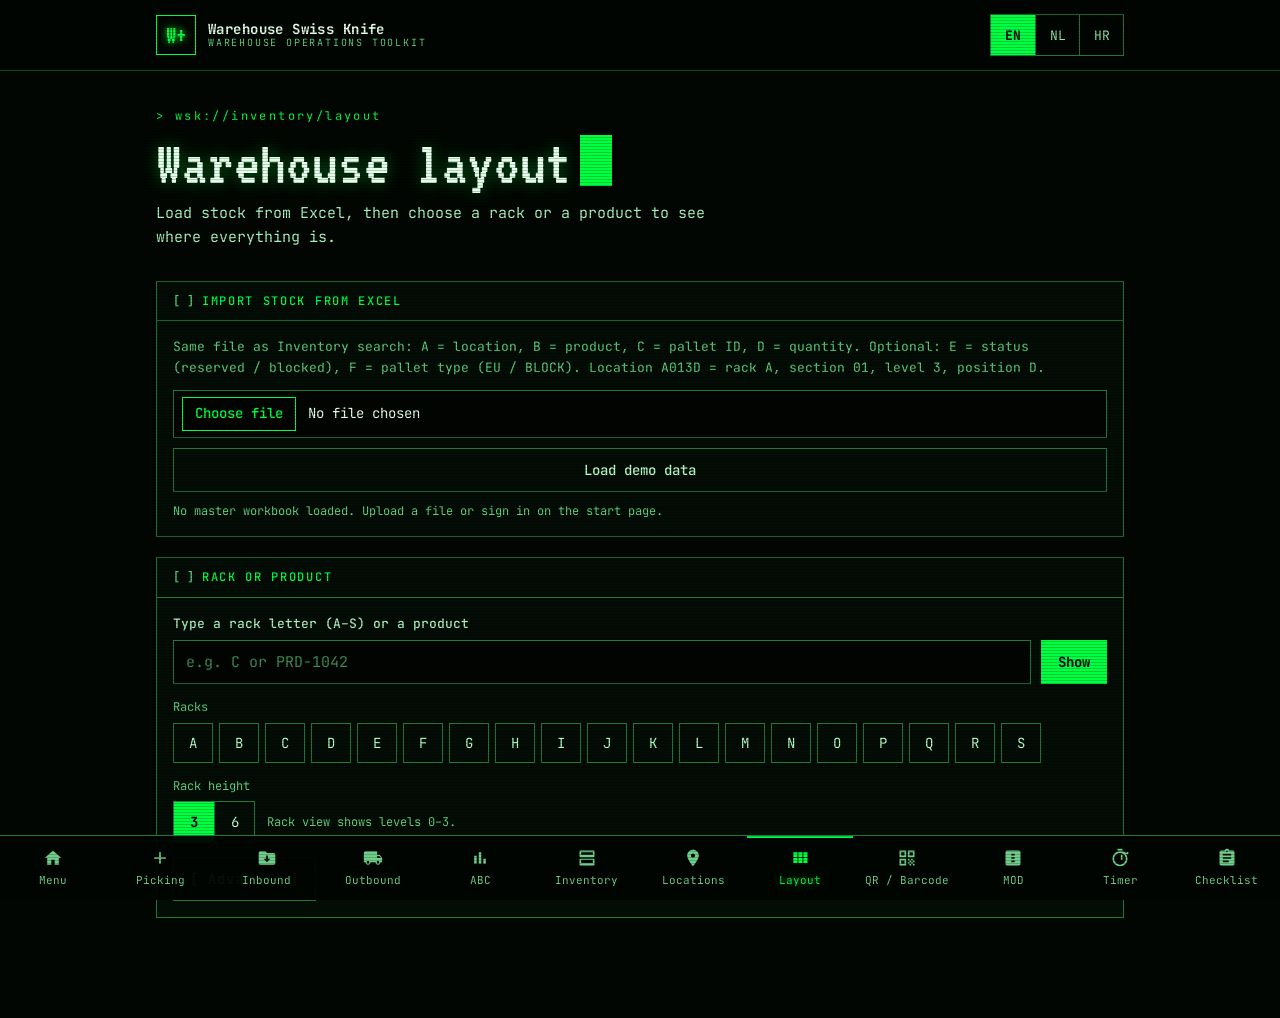
<file: layout.html>
<!DOCTYPE html>
<html lang="en">
<head>
<meta charset="UTF-8">
<meta name="viewport" content="width=device-width, initial-scale=1.0, viewport-fit=cover">
<meta name="theme-color" content="#020602">
<link rel="manifest" href="manifest.json">
<link rel="icon" type="image/png" sizes="32x32" href="icons/favicon-32.png">
<link rel="apple-touch-icon" href="icons/apple-touch-icon.png">
<meta name="mobile-web-app-capable" content="yes">
<meta name="apple-mobile-web-app-capable" content="yes">
<meta name="apple-mobile-web-app-status-bar-style" content="black-translucent">
<meta name="apple-mobile-web-app-title" content="WSK">
<title>Warehouse Layout · Warehouse Swiss Knife</title>
<link rel="stylesheet" href="style.css">
<script src="xlsx.full.min.js"></script>
<style>
  /* ---------- search ---------- */
  .search-row { display: flex; gap: 10px; }
  .search-row input { flex: 1 1 auto; min-width: 0; }
  .search-row .btn { flex: 0 0 auto; }
  .chips { display: flex; flex-wrap: wrap; gap: 6px; }
  .chip {
    min-width: 40px; min-height: 40px; padding: 0 8px;
    background: transparent; color: var(--text);
    border: 1px solid var(--line); font-family: var(--mono); font-size: 14px; cursor: pointer;
  }
  .chip:hover { border-color: var(--accent); color: var(--white); background: var(--hover); }
  .chip[aria-pressed="true"] { background: var(--accent); border-color: var(--accent); color: var(--bg); font-weight: 700; }
  .seg { display: inline-flex; border: 1px solid var(--line); }
  .seg .chip { border: 0; }
  .seg .chip + .chip { border-left: 1px solid var(--line); }
  .sub-label { font-size: 12px; color: var(--muted); margin: 14px 0 6px; }

  /* ---------- counters ---------- */
  .stats { display: flex; flex-wrap: wrap; gap: 10px; margin-bottom: 14px; }
  .stat { border: 1px solid var(--line); padding: 8px 14px; min-width: 110px; }
  .stat b { display: block; font-family: var(--display); font-weight: 400; font-size: 34px; line-height: 1; color: var(--accent); }
  .stat span { font-size: 11px; letter-spacing: .14em; text-transform: uppercase; color: var(--muted); }
  .stat.dim b { color: var(--white); }

  /* ---------- rack (front view) ---------- */
  .side-title { font-size: 12px; letter-spacing: .1em; text-transform: uppercase; color: var(--soft); margin: 18px 0 6px; }
  .rack-scroll { overflow-x: auto; border: 1px solid var(--line-dim); background: #010401; }
  table.rack { border-collapse: separate; border-spacing: 0; width: auto; font-size: 11px; }
  table.rack th, table.rack td { border: 0; padding: 0; background: transparent; }
  table.rack thead th.sec {
    text-align: center; color: var(--accent); font-weight: 500; letter-spacing: 0;
    padding: 6px 0 4px; border-left: 4px solid #010401; border-bottom: 1px solid var(--line);
    text-transform: none; font-size: 11px; background: #010401;
  }
  table.rack th.lvl, table.rack thead th.corner {
    position: sticky; left: 0; z-index: 2;
    min-width: 46px; padding: 0 8px; text-align: right;
    background: var(--panel-2); color: var(--soft); font-weight: 500; font-size: 12px;
    border-right: 1px solid var(--line);
  }
  table.rack th.lvl small { color: var(--muted); font-size: 9px; letter-spacing: .08em; display: block; line-height: 1; }
  table.rack td.cell {
    width: 14px; min-width: 14px; height: 26px;
    border: 1px solid var(--line-dim);
  }
  table.rack td.cell.a { border-left: 5px solid #010401; }
  table.rack td.cell.occ { background: var(--accent); border-color: #013d10; cursor: pointer; }
  table.rack td.cell.occ:hover { background: var(--white); }
  table.rack td.cell.blocked { background: repeating-linear-gradient(45deg, #1f7a3a 0 3px, transparent 3px 6px); }
  table.rack td.cell.sel { outline: 2px solid var(--white); outline-offset: -2px; }
  table.rack td.cell:focus-visible { outline: 2px solid var(--white); outline-offset: -2px; }
  table.rack tr.ground td.cell { border-bottom: 3px solid var(--soft); }
  table.rack td.cnt, table.rack thead th.cnt {
    min-width: 64px; padding: 0 10px; text-align: right; white-space: nowrap;
    color: var(--white); font-size: 12px; border-left: 1px solid var(--line);
    font-weight: 500; letter-spacing: 0; text-transform: none; background: var(--panel-2);
  }
  table.rack thead th.cnt { color: var(--muted); font-size: 10px; letter-spacing: .1em; text-transform: uppercase; }

  /* ---------- floor plan (top view) ---------- */
  .plan-scroll { overflow-x: auto; padding: 4px 0 8px; }
  .plan { display: flex; gap: 10px; align-items: flex-start; width: max-content; margin: 0 auto; }
  .aisle { display: flex; flex-direction: column; align-items: center; gap: 4px; }
  .aisle-h { font-size: 12px; color: var(--accent); font-weight: 700; line-height: 1; }
  .aisle-grid { display: grid; grid-template-columns: 12px 12px; column-gap: 5px; row-gap: 2px; position: relative; }
  .pc { width: 12px; height: 12px; border: 1px solid var(--line-dim); }
  .pc.stock { background: #0b3a19; border-color: #0f4d22; }
  .pc.hit { background: var(--accent); border-color: var(--accent); box-shadow: 0 0 6px rgba(0,255,65,.7); cursor: pointer; }
  .pc.hit:hover, .pc.hit:focus-visible { background: var(--white); outline: none; }
  .pc.sel { outline: 2px solid var(--white); outline-offset: 1px; }
  .aisle-dir { display: grid; grid-template-columns: 12px 12px; column-gap: 5px; font-size: 9px; color: var(--muted); text-align: center; line-height: 1; }
  .entrance { text-align: center; font-size: 11px; letter-spacing: .2em; text-transform: uppercase; color: var(--muted); margin-top: 8px; border-top: 1px dashed var(--line); padding-top: 6px; }

  .legend { display: flex; flex-wrap: wrap; gap: 14px; font-size: 12px; color: var(--soft); margin-top: 12px; }
  .legend i { display: inline-block; width: 12px; height: 12px; vertical-align: -1px; margin-right: 6px; border: 1px solid var(--line-dim); }
  .legend i.occ { background: var(--accent); border-color: var(--accent); }
  .legend i.stock { background: #0b3a19; border-color: #0f4d22; }

  /* ---------- advanced view ---------- */
  .adv-open { margin-top: 14px; flex: 0 0 auto; letter-spacing: .08em; }
  .adv {
    position: fixed; inset: 0; z-index: 2500;
    display: flex; flex-direction: column;
    background: #010401;
    padding: env(safe-area-inset-top, 0px) env(safe-area-inset-right, 0px) env(safe-area-inset-bottom, 0px) env(safe-area-inset-left, 0px);
  }
  .adv[hidden] { display: none; }
  .adv-bar, .adv-sub { opacity: 0; transition: opacity .35s ease; }
  .adv.ready .adv-bar, .adv.ready .adv-sub { opacity: 1; }
  .adv-bar {
    display: flex; flex-wrap: wrap; align-items: flex-end; gap: 10px 12px;
    padding: 10px 14px; border-bottom: 1px solid var(--line); background: rgba(2,6,2,.97);
  }
  .adv-field { display: flex; flex-direction: column; gap: 4px; }
  .adv-field label { margin: 0; font-size: 12px; color: var(--accent); }
  .adv-field label::before { content: "["; color: var(--muted); }
  .adv-field label::after { content: "]"; color: var(--muted); }
  .adv-field input[type="text"] { width: 110px; min-height: 40px; padding: 6px 10px; font-size: 14px; }
  .adv-grow input[type="text"] { width: 190px; }
  .adv-check input { margin: 9px 0 10px; }
  .adv-exit { flex: 0 0 auto; margin-left: auto; min-height: 40px; }
  .adv-sub {
    display: flex; flex-wrap: wrap; align-items: center; gap: 6px 18px;
    padding: 6px 14px; font-size: 12px; color: var(--soft); border-bottom: 1px solid var(--line-dim);
  }
  .adv-lvl { color: var(--white); font-family: var(--display); font-size: 22px; line-height: 1; }
  .adv-legend { display: flex; flex-wrap: wrap; gap: 4px 14px; }
  .adv-legend i { display: inline-block; width: 11px; height: 11px; margin-right: 6px; vertical-align: -1px; }
  .adv-count { margin-left: auto; color: var(--accent); }
  .adv-map { position: relative; flex: 1 1 auto; overflow: auto; -webkit-overflow-scrolling: touch; }
  #advCanvas { display: block; opacity: 0; transition: opacity .25s ease; }
  .adv.ready #advCanvas { opacity: 1; }
  .adv-tip {
    position: absolute; z-index: 4; width: 250px; max-width: calc(100vw - 32px);
    padding: 10px 12px; font-size: 12px; line-height: 1.45; color: var(--text);
    background: #020a03; border: 1px solid var(--accent);
    box-shadow: 0 0 22px rgba(0,255,65,.25); pointer-events: none;
  }
  .adv-tip::before {             /* the line from the comment to its cell, like an Excel comment */
    content: ""; position: absolute; top: 12px; left: -15px; width: 15px; height: 1px; background: var(--accent);
  }
  .adv-tip.flip::before { left: auto; right: -15px; }
  .adv-tip b { color: var(--white); font-size: 14px; }
  .adv-tip .row { display: flex; justify-content: space-between; gap: 10px; }
  .adv-tip .row span:first-child { color: var(--muted); }
  .adv-tip .note { margin-top: 6px; color: var(--warn); }
  .adv-tip .stock { margin-top: 6px; padding-top: 6px; border-top: 1px solid var(--line-dim); }
  .adv-tip .sw { display: inline-block; width: 9px; height: 9px; margin-right: 6px; vertical-align: 0; }
  .adv-intro {
    position: absolute; inset: 0; z-index: 5;
    display: flex; flex-direction: column; align-items: center; justify-content: center; gap: 18px;
    padding: 24px; text-align: center; background: #010401;
    transition: opacity .35s ease;
  }
  .adv-intro.fade { opacity: 0; pointer-events: none; background: transparent; }
  .adv-intro.gone { display: none; }
  .adv-intro h2 {
    font-family: var(--display); font-weight: 400; font-size: clamp(2.2rem, 7vw, 3.4rem); line-height: 1;
    color: var(--white); text-shadow: 0 0 16px rgba(0,255,65,.45);
  }
  .adv-intro p { max-width: 52ch; color: var(--soft); font-size: 14px; }
  .adv-slot { flex: 0 0 auto; }
  .adv-understand { flex: 0 0 auto; min-width: 200px; letter-spacing: .1em; }
  .adv-fx { position: fixed; inset: 0; width: 100%; height: 100%; z-index: 6; pointer-events: none; }
  @media (max-width: 640px) {
    .adv-field input[type="text"] { width: 84px; }
    .adv-grow { flex: 1 1 100%; }
    .adv-grow input[type="text"] { width: 100%; }
  }

  .warn { border: 1px dashed var(--warn); color: var(--warn); padding: 8px 12px; font-size: 13px; margin-top: 12px; }
  .warn:empty { display: none; }
</style>
<script>
window.PAGE_I18N = {
  en: {
    doc_title: 'Warehouse Layout', page_title: 'Warehouse layout',
    page_sub: 'Load stock from Excel, then choose a rack or a product to see where everything is.',
    excel_title: 'Import stock from Excel',
    excel_desc: 'Same file as Inventory search: A = location, B = product, C = pallet ID, D = quantity. Optional: E = status (reserved / blocked), F = pallet type (EU / BLOCK). Location A013D = rack A, section 01, level 3, position D.',
    btn_demo: 'Load demo data', demo_loaded: 'Demo data loaded: {n} occupied locations.',
    loaded: '{n} occupied locations loaded.', invalid_locs: '{n} rows were skipped because the location is not in the A013D format.',
    search_title: 'Rack or product', lbl_search: 'Type a rack letter (A–S) or a product', ph_search: 'e.g. C or PRD-1042', btn_show: 'Show',
    lbl_racks: 'Racks', lbl_height: 'Rack height', h_3: '3', h_6: '6', h_hint: 'Rack view shows levels 0–{h}.',
    need_data: 'Load an Excel file or the demo data first.',
    not_found: 'No rack or product matches “{q}”.', multi: '{n} products contain “{q}”. Choose one from the list.',
    rack_title: 'Rack {r}', side_left: 'Left side · sections 00–21 · going in', side_right: 'Right side · sections 22–43 · coming out',
    st_positions: 'Positions', st_occupied: 'Occupied', st_empty: 'Empty',
    col_empty: 'Empty', ground: 'ground',
    hidden_above: '{n} occupied locations above level {h} are not shown. Choose height 6 to see them.',
    rack_hint: 'Each small cell is one position (A–D). Tap a filled cell to see what is stored there.',
    plan_title: 'Floor plan · {p}', plan_hint: 'Each square is one section, all levels together. Tap a highlighted section to see its locations.',
    plan_summary: '{locs} locations in {secs} sections · total quantity {qty}',
    legend_hit: 'This product', legend_stock: 'Other stock', legend_empty: 'Empty', legend_occ: 'Occupied',
    entrance: 'Entrance = exit',
    details_title: 'Details', col_loc: 'Location', col_level: 'Level', col_pos: 'Pos.', col_prod: 'Product', col_pallet: 'Pallet ID', col_qty: 'Qty',
    empty_loc: 'This location is empty.', section_of: 'Rack {r} · section {s}',
    btn_advanced: '[ Advanced ]', adv_title: 'Advanced view',
    adv_intro: 'Each section is a square of four positions: A and B at the top, C and D at the bottom. The colour shows the status of each position.',
    understand: 'Understand',
    st_empty: 'Empty', st_occupied: 'Occupied', st_reserved: 'Reserved', st_blocked: 'Blocked',
    f_product: 'Product', f_level: 'Level', f_ptype: 'Pallet type', f_empty: 'Empty', btn_exit: 'Exit',
    ph_all: 'all', adv_level: 'Level {l}', adv_match: '{n} positions match the filter',
    adv_hint: 'Hover or tap a position for details.',
    tip_level: 'Level', tip_pos: 'Position', tip_status: 'Status', tip_type: 'Pallet type',
    tip_auto: 'Blocked automatically: this section has block pallets, so one position per level stays free.',
    tip_over: 'No free position left to block on this level: too many pallets for a block section.',
    tip_mixed: 'EU and block pallets are mixed in this section.',
    adv_no_data: 'Load an Excel file or the demo data first.'
  },
  nl: {
    doc_title: 'Magazijnindeling', page_title: 'Magazijnindeling',
    page_sub: 'Laad de voorraad uit Excel en kies een stelling of product om te zien waar alles staat.',
    excel_title: 'Voorraad importeren uit Excel',
    excel_desc: 'Hetzelfde bestand als bij Voorraad zoeken: A = locatie, B = product, C = pallet-ID, D = aantal. Optioneel: E = status (gereserveerd / geblokkeerd), F = pallettype (EU / BLOCK). Locatie A013D = stelling A, sectie 01, niveau 3, positie D.',
    btn_demo: 'Demogegevens laden', demo_loaded: 'Demogegevens geladen: {n} bezette locaties.',
    loaded: '{n} bezette locaties geladen.', invalid_locs: '{n} regels overgeslagen omdat de locatie niet het formaat A013D heeft.',
    search_title: 'Stelling of product', lbl_search: 'Typ een stellingletter (A–S) of een product', ph_search: 'bijv. C of PRD-1042', btn_show: 'Tonen',
    lbl_racks: 'Stellingen', lbl_height: 'Stellinghoogte', h_3: '3', h_6: '6', h_hint: 'Stellingweergave toont niveau 0–{h}.',
    need_data: 'Laad eerst een Excel-bestand of de demogegevens.',
    not_found: 'Geen stelling of product gevonden voor “{q}”.', multi: '{n} producten bevatten “{q}”. Kies er een uit de lijst.',
    rack_title: 'Stelling {r}', side_left: 'Linkerkant · secties 00–21 · heen', side_right: 'Rechterkant · secties 22–43 · terug',
    st_positions: 'Posities', st_occupied: 'Bezet', st_empty: 'Leeg',
    col_empty: 'Leeg', ground: 'vloer',
    hidden_above: '{n} bezette locaties boven niveau {h} worden niet getoond. Kies hoogte 6 om ze te zien.',
    rack_hint: 'Elk klein vak is één positie (A–D). Tik op een gevuld vak om te zien wat er staat.',
    plan_title: 'Plattegrond · {p}', plan_hint: 'Elk vierkant is één sectie, alle niveaus samen. Tik op een gemarkeerde sectie voor de locaties.',
    plan_summary: '{locs} locaties in {secs} secties · totaal aantal {qty}',
    legend_hit: 'Dit product', legend_stock: 'Andere voorraad', legend_empty: 'Leeg', legend_occ: 'Bezet',
    entrance: 'Ingang = uitgang',
    details_title: 'Details', col_loc: 'Locatie', col_level: 'Niveau', col_pos: 'Pos.', col_prod: 'Product', col_pallet: 'Pallet-ID', col_qty: 'Aantal',
    empty_loc: 'Deze locatie is leeg.', section_of: 'Stelling {r} · sectie {s}',
    btn_advanced: '[ Geavanceerd ]', adv_title: 'Geavanceerde weergave',
    adv_intro: 'Elke sectie is een vierkant van vier posities: A en B boven, C en D onder. De kleur toont de status van elke positie.',
    understand: 'Begrepen',
    st_empty: 'Leeg', st_occupied: 'Bezet', st_reserved: 'Gereserveerd', st_blocked: 'Geblokkeerd',
    f_product: 'Product', f_level: 'Niveau', f_ptype: 'Pallettype', f_empty: 'Leeg', btn_exit: 'Sluiten',
    ph_all: 'alle', adv_level: 'Niveau {l}', adv_match: '{n} posities voldoen aan het filter',
    adv_hint: 'Wijs of tik op een positie voor details.',
    tip_level: 'Niveau', tip_pos: 'Positie', tip_status: 'Status', tip_type: 'Pallettype',
    tip_auto: 'Automatisch geblokkeerd: deze sectie heeft blokpallets, dus één positie per niveau blijft vrij.',
    tip_over: 'Geen vrije positie meer om te blokkeren op dit niveau: te veel pallets voor een bloksectie.',
    tip_mixed: 'EU- en blokpallets staan gemengd in deze sectie.',
    adv_no_data: 'Laad eerst een Excel-bestand of de demogegevens.'
  },
  hr: {
    doc_title: 'Raspored skladišta', page_title: 'Raspored skladišta',
    page_sub: 'Učitajte zalihe iz Excela, zatim odaberite rack ili proizvod i pogledajte gdje se sve nalazi.',
    excel_title: 'Uvoz zaliha iz Excela',
    excel_desc: 'Ista datoteka kao u Pretrazi inventara: A = lokacija, B = proizvod, C = ID palete, D = količina. Neobavezno: E = status (rezervirano / blokirano), F = tip palete (EU / BLOCK). Lokacija A013D = rack A, sekcija 01, nivo 3, pozicija D.',
    btn_demo: 'Učitaj demo podatke', demo_loaded: 'Demo podaci učitani: {n} zauzetih lokacija.',
    loaded: 'Učitano {n} zauzetih lokacija.', invalid_locs: 'Preskočeno {n} redaka jer lokacija nije u formatu A013D.',
    search_title: 'Rack ili proizvod', lbl_search: 'Upišite slovo racka (A–S) ili proizvod', ph_search: 'npr. C ili PRD-1042', btn_show: 'Prikaži',
    lbl_racks: 'Rackovi', lbl_height: 'Visina racka', h_3: '3', h_6: '6', h_hint: 'Prikaz racka prikazuje nivoe 0–{h}.',
    need_data: 'Najprije učitajte Excel datoteku ili demo podatke.',
    not_found: 'Nema racka ni proizvoda za „{q}”.', multi: '{n} proizvoda sadrži „{q}”. Odaberite jedan s popisa.',
    rack_title: 'Rack {r}', side_left: 'Lijeva strana · sekcije 00–21 · ulaz', side_right: 'Desna strana · sekcije 22–43 · povratak',
    st_positions: 'Pozicije', st_occupied: 'Zauzeto', st_empty: 'Prazno',
    col_empty: 'Prazno', ground: 'pod',
    hidden_above: '{n} zauzetih lokacija iznad nivoa {h} nije prikazano. Odaberite visinu 6 da ih vidite.',
    rack_hint: 'Svaka mala ćelija je jedna pozicija (A–D). Dodirnite ispunjenu ćeliju da vidite što je na njoj.',
    plan_title: 'Tlocrt · {p}', plan_hint: 'Svaki kvadrat je jedna sekcija, svi nivoi zajedno. Dodirnite označenu sekciju za popis lokacija.',
    plan_summary: '{locs} lokacija u {secs} sekcija · ukupna količina {qty}',
    legend_hit: 'Ovaj proizvod', legend_stock: 'Ostale zalihe', legend_empty: 'Prazno', legend_occ: 'Zauzeto',
    entrance: 'Ulaz = izlaz',
    details_title: 'Detalji', col_loc: 'Lokacija', col_level: 'Nivo', col_pos: 'Poz.', col_prod: 'Proizvod', col_pallet: 'ID palete', col_qty: 'Količina',
    empty_loc: 'Ova lokacija je prazna.', section_of: 'Rack {r} · sekcija {s}',
    btn_advanced: '[ Napredno ]', adv_title: 'Napredni prikaz',
    adv_intro: 'Svaka sekcija je kvadrat od četiri pozicije: A i B gore, C i D dolje. Boja pokazuje status svake pozicije.',
    understand: 'Razumijem',
    st_empty: 'Prazno', st_occupied: 'Zauzeto', st_reserved: 'Rezervirano', st_blocked: 'Blokirano',
    f_product: 'Proizvod', f_level: 'Nivo', f_ptype: 'Tip palete', f_empty: 'Prazno', btn_exit: 'Izlaz',
    ph_all: 'sve', adv_level: 'Nivo {l}', adv_match: '{n} pozicija odgovara filteru',
    adv_hint: 'Prijeđite mišem ili dodirnite poziciju za detalje.',
    tip_level: 'Nivo', tip_pos: 'Pozicija', tip_status: 'Status', tip_type: 'Tip palete',
    tip_auto: 'Automatski blokirano: sekcija ima blok palete, pa jedna pozicija po nivou ostaje slobodna.',
    tip_over: 'Na ovom nivou nema slobodne pozicije za blokiranje: previše paleta za blok sekciju.',
    tip_mixed: 'U ovoj sekciji su pomiješane EU i blok palete.',
    adv_no_data: 'Najprije učitajte Excel datoteku ili demo podatke.'
  }
};
</script>
<script src="i18n.js"></script>
<script src="session.js"></script>
</head>
<body data-page="layout">
<header class="app-header">
  <div class="app-header-inner">
    <a class="brand" href="index.html"><span class="brand-mark">W+</span><span class="brand-text"><strong>Warehouse Swiss Knife</strong><span data-i18n="brand_sub">Warehouse operations toolkit</span></span></a>
    <div class="lang-switcher" data-lang-switcher></div>
  </div>
</header>

<section class="page-hero">
  <div class="kicker">&gt; wsk://inventory/layout</div>
  <h1 data-i18n="page_title">Warehouse layout</h1>
  <p data-i18n="page_sub"></p>
</section>

<main class="container">
  <section class="card">
    <h2 data-i18n="excel_title">Import stock from Excel</h2>
    <div class="card-body">
      <p class="hint" data-i18n="excel_desc"></p>
      <input type="file" id="excelFile" accept=".xlsx,.xls,.csv">
      <div class="btn-group" style="margin-top:10px">
        <button type="button" class="btn btn-secondary" id="btnDemo" data-i18n="btn_demo">Load demo data</button>
      </div>
      <div class="status" id="loadStatus" aria-live="polite"></div>
      <div class="src-line" id="srcLine"></div>
      <div class="status" id="invalidStatus" style="color:var(--warn)"></div>
    </div>
  </section>

  <section class="card">
    <h2 data-i18n="search_title">Rack or product</h2>
    <div class="card-body">
      <label for="query" data-i18n="lbl_search">Type a rack letter or a product</label>
      <div class="search-row">
        <input type="text" id="query" list="queryOptions" autocomplete="off" autocapitalize="characters" data-i18n-placeholder="ph_search">
        <button type="button" class="btn btn-primary" id="btnShow" data-i18n="btn_show">Show</button>
      </div>
      <datalist id="queryOptions"></datalist>

      <div class="sub-label" data-i18n="lbl_racks">Racks</div>
      <div class="chips" id="rackChips"></div>

      <div class="sub-label" data-i18n="lbl_height">Rack height</div>
      <div style="display:flex;flex-wrap:wrap;align-items:center;gap:12px">
        <div class="seg" role="group" id="heightSeg">
          <button type="button" class="chip" data-h="3" aria-pressed="true" data-i18n="h_3">3</button>
          <button type="button" class="chip" data-h="6" aria-pressed="false" data-i18n="h_6">6</button>
        </div>
        <span class="muted" id="heightHint" style="font-size:12px"></span>
      </div>
      <button type="button" class="btn btn-secondary adv-open" id="btnAdvanced" data-i18n="btn_advanced">[ Advanced ]</button>
      <div class="status" id="searchStatus" aria-live="polite"></div>
    </div>
  </section>

  <section class="card" id="viewCard" hidden>
    <h2 id="viewTitle"></h2>
    <div class="card-body" id="viewBody"></div>
  </section>

  <section class="card" id="detailCard" hidden>
    <h2><span data-i18n="details_title">Details</span> <span id="detailTitle" style="color:var(--white)"></span></h2>
    <div id="detailBody"></div>
  </section>
</main>

<!-- ===== Advanced view (full-screen pop-up) ===== -->
<div class="adv" id="adv" role="dialog" aria-modal="true" aria-labelledby="advTitle" hidden>
  <div class="adv-bar" id="advBar">
    <div class="adv-field adv-grow">
      <label for="advProduct" data-i18n="f_product">Product</label>
      <input type="text" id="advProduct" list="advProducts" autocomplete="off" data-i18n-placeholder="ph_all">
    </div>
    <div class="adv-field">
      <label for="advLevel" data-i18n="f_level">Level</label>
      <input type="text" id="advLevel" list="advLevels" inputmode="numeric" autocomplete="off" value="0">
    </div>
    <div class="adv-field">
      <label for="advType" data-i18n="f_ptype">Pallet type</label>
      <input type="text" id="advType" list="advTypes" autocomplete="off" autocapitalize="characters" data-i18n-placeholder="ph_all">
    </div>
    <div class="adv-field adv-check">
      <label for="advEmpty" data-i18n="f_empty">Empty</label>
      <input type="checkbox" id="advEmpty">
    </div>
    <button type="button" class="btn btn-danger adv-exit" id="advExit" data-i18n="btn_exit">Exit</button>
  </div>
  <div class="adv-sub" id="advSub">
    <span class="adv-lvl" id="advLvlLabel"></span>
    <span class="adv-legend" id="advLegend"></span>
    <span class="adv-count" id="advCount"></span>
  </div>
  <div class="adv-map" id="advMap">
    <canvas id="advCanvas"></canvas>
    <div class="adv-tip" id="advTip" hidden></div>
  </div>
  <div class="adv-intro" id="advIntro">
    <h2 id="advTitle" data-i18n="adv_title">Advanced view</h2>
    <div class="adv-slot" id="advSlot" aria-hidden="true"></div>
    <p data-i18n="adv_intro"></p>
    <button type="button" class="btn btn-primary adv-understand" id="advUnderstand" data-i18n="understand">Understand</button>
  </div>
  <canvas class="adv-fx" id="advFx" aria-hidden="true"></canvas>
  <datalist id="advProducts"></datalist>
  <datalist id="advLevels"><option value="0"></option><option value="1"></option><option value="2"></option><option value="3"></option><option value="4"></option><option value="5"></option><option value="6"></option></datalist>
  <datalist id="advTypes"><option value="EU"></option><option value="BLOCK"></option></datalist>
</div>

<nav class="nav-bar" data-nav></nav>

<script>
/* =====================================================================
   Warehouse layout
   Location code: A013D = rack A · section 01 · level 3 · position D
   A 6-character code (e.g. BA013D) is read without its first letter.
   ===================================================================== */
const RACKS = 'ABCDEFGHIJKLMNOPQRS'.split('');
const SECTIONS = 44;                 // 00–43
const LEFT = [...Array(22).keys()];                  // 00–21, going in
const RIGHT = [...Array(22).keys()].map(i => i + 22); // 22–43, coming out
const POSITIONS = ['A', 'B', 'C', 'D'];
const MAX_LEVEL = 6;                 // database has levels 0–6
const HEIGHTS = { 3: 3, 6: 6 };      // height choice -> highest level shown (0 = ground)

const $ = (id) => document.getElementById(id);
const pad2 = (n) => String(n).padStart(2, '0');
const fmt = (n) => Number(n).toLocaleString({ en: 'en-GB', nl: 'nl-NL', hr: 'hr-HR' }[WSK.getLang()] || undefined);

let locs = new Map();       // 'A013D' -> [{product, pallet, qty}]  (only occupied)
let meta = new Map();       // 'A013D' -> {status: 'reserved'|'blocked', ptype: 'EU'|'BLOCK'}  (columns E, F)
let products = new Map();   // 'PRD-1' -> [{code, rack, sec, lvl, pos, pallet, qty}]
let invalidRows = 0;
let height = 3;
let view = null;            // {type:'rack', rack} | {type:'product', name}
let selected = null;        // selected location code or section key

/* ---------- parsing ---------- */
function parseLoc(raw) {
  let s = String(raw ?? '').toUpperCase().replace(/[^A-Z0-9]/g, '');
  if (/^[A-Z]{2}\d{3}[A-Z]$/.test(s)) s = s.slice(1);          // ignore the first letter
  const m = s.match(/^([A-Z])(\d{2})(\d)([A-D])$/);
  if (!m) return null;
  const sec = parseInt(m[2], 10), lvl = parseInt(m[3], 10);
  if (sec >= SECTIONS || lvl > MAX_LEVEL) return null;
  return { code: s, rack: m[1], sec, lvl, pos: m[4] };
}

function setData(rows) {
  locs = new Map(); products = new Map(); meta = new Map(); invalidRows = 0;
  rows.forEach(r => {
    if (!r || !r.length) return;
    const raw = String(r[0] ?? '').trim();
    if (!raw) return;
    const loc = parseLoc(raw);
    if (!loc) { invalidRows++; return; }
    const product = String(r[1] ?? '').trim();
    const pallet = String(r[2] ?? '').trim();
    const qtyRaw = r[3];
    const qty = qtyRaw === undefined || qtyRaw === null || String(qtyRaw).trim() === '' ? 0 : (parseFloat(qtyRaw) || 0);
    const status = parseStatus(r[4]);
    const ptype = parseType(r[5]);
    if (status || ptype) {
      const m = meta.get(loc.code) || {};
      if (status) m.status = status;
      if (ptype) m.ptype = ptype;
      meta.set(loc.code, m);
    }
    if (!product && !pallet && !qty) return;                    // listed but empty
    if (!locs.has(loc.code)) locs.set(loc.code, []);
    locs.get(loc.code).push({ product, pallet, qty });
    if (product) {
      if (!products.has(product)) products.set(product, []);
      products.get(product).push({ ...loc, pallet, qty });
    }
  });
  computeAdv();
  fillOptions();
  if (invalidRows) WSK.setText($('invalidStatus'), 'invalid_locs', { n: invalidRows });
  else WSK.setText($('invalidStatus'), null);
  render();
}

/* ---------- Excel ---------- */
$('excelFile').addEventListener('change', (e) => {
  const file = e.target.files[0];
  if (!file) return;
  WSK.readWorkbook(file, (wb) => {
    const data = { rows: WSK.sheetRows(wb, 0) };
    loadRows(data);
    source.saved(file.name, data);
  }, $('loadStatus'));
});

function loadRows(data) {
  setData((data.rows || []).slice(1));
  WSK.setText($('loadStatus'), 'loaded', { n: locs.size });
}

// master workbook: Stock sheet (same columns as this page)
const source = WSKSession.wireModule({
  page: 'layout', srcEl: $('srcLine'), load: loadRows,
  fromMain: () => {
    const st = WSKSession.sheet('stock');
    return st.length ? { rows: [['location', 'product', 'pallet', 'qty', 'status', 'type'], ...st] } : null;
  }
});

/* ---------- demo data ---------- */
$('btnDemo').addEventListener('click', () => {
  let seed = 42;
  const rnd = () => { seed = (seed * 9301 + 49297) % 233280; return seed / 233280; };
  const prods = Array.from({ length: 120 }, (_, i) => 'PRD-' + (1001 + i));
  const rows = [];
  RACKS.forEach(r => {
    for (let s = 0; s < SECTIONS; s++) {
      // like a real warehouse: one main product per section, a few mixed pallets
      const main = prods[Math.floor(rnd() * prods.length)];
      const type = rnd() < 0.25 ? 'BLOCK' : 'EU';             // whole section, all levels
      for (let l = 0; l <= MAX_LEVEL; l++) for (const p of POSITIONS) {
        const code = r + pad2(s) + l + p;
        if (type === 'BLOCK' && p === 'C') continue;            // block sections hold 3 pallets
        const fill = l === 0 ? 0.75 : l <= 3 ? 0.55 : 0.3;
        if (rnd() < fill) {
          const prod = rnd() < 0.85 ? main : prods[Math.floor(rnd() * prods.length)];
          // now and then a worker puts a block pallet in an EU section
          const pt = type === 'EU' && p === 'C' && rnd() < 0.004 ? 'BLOCK' : type;
          rows.push([code, prod, 'PAL' + Math.floor(100000 + rnd() * 899999), Math.ceil(rnd() * 48), '', pt]);
        } else {
          const x = rnd();
          if (x < 0.04) rows.push([code, '', '', '', 'RESERVED', type]);
          else if (x < 0.05) rows.push([code, '', '', '', 'BLOCKED', '']);
        }
      }
    }
  });
  setData(rows);
  WSK.setText($('loadStatus'), 'demo_loaded', { n: locs.size });
});

/* ---------- search ---------- */
function fillOptions() {
  const opts = RACKS.map(r => `<option value="${r}">${WSK.esc(WSK.t('rack_title', { r }))}</option>`);
  [...products.keys()].sort((a, b) => a.localeCompare(b, undefined, { numeric: true }))
    .forEach(p => opts.push(`<option value="${WSK.esc(p)}"></option>`));
  $('queryOptions').innerHTML = opts.join('');
}

function runQuery() {
  const q = $('query').value.trim();
  if (!q) return;
  if (!locs.size && !products.size) { WSK.setText($('searchStatus'), 'need_data'); return; }
  WSK.setText($('searchStatus'), null);

  const rackMatch = q.match(/^(?:rack|stelling)?\s*([A-S])$/i);
  if (rackMatch) { show({ type: 'rack', rack: rackMatch[1].toUpperCase() }); return; }

  const lower = q.toLowerCase();
  const names = [...products.keys()];
  const exact = names.find(n => n.toLowerCase() === lower);
  if (exact) { show({ type: 'product', name: exact }); return; }
  const partial = names.filter(n => n.toLowerCase().includes(lower));
  if (partial.length === 1) { $('query').value = partial[0]; show({ type: 'product', name: partial[0] }); return; }
  if (partial.length > 1) WSK.setText($('searchStatus'), 'multi', { n: partial.length, q });
  else WSK.setText($('searchStatus'), 'not_found', { q });
}

$('btnShow').addEventListener('click', runQuery);
$('query').addEventListener('keydown', (e) => { if (e.key === 'Enter') runQuery(); });
$('query').addEventListener('change', () => {
  // picking an entry from the dropdown triggers 'change' — show it straight away
  const v = $('query').value.trim();
  if (/^[A-S]$/i.test(v) || products.has(v)) runQuery();
});

/* rack chips */
$('rackChips').innerHTML = RACKS.map(r => `<button type="button" class="chip" data-rack="${r}" aria-pressed="false">${r}</button>`).join('');
$('rackChips').addEventListener('click', (e) => {
  const b = e.target.closest('[data-rack]');
  if (!b) return;
  if (!locs.size && !products.size) { WSK.setText($('searchStatus'), 'need_data'); return; }
  $('query').value = b.dataset.rack;
  WSK.setText($('searchStatus'), null);
  show({ type: 'rack', rack: b.dataset.rack });
});

/* height */
$('heightSeg').addEventListener('click', (e) => {
  const b = e.target.closest('[data-h]');
  if (!b) return;
  height = HEIGHTS[b.dataset.h];
  document.querySelectorAll('#heightSeg [data-h]').forEach(x => x.setAttribute('aria-pressed', String(x === b)));
  updateHeightHint();
  if (view && view.type === 'rack') render();
});
function updateHeightHint() { WSK.setText($('heightHint'), 'h_hint', { h: height }); }

function show(v) {
  view = v; selected = null;
  document.querySelectorAll('#rackChips [data-rack]').forEach(b =>
    b.setAttribute('aria-pressed', String(v.type === 'rack' && b.dataset.rack === v.rack)));
  render();
  $('viewCard').scrollIntoView({ behavior: 'smooth', block: 'start' });
}

/* ---------- rendering ---------- */
function render() {
  $('detailCard').hidden = true;
  if (!view) { $('viewCard').hidden = true; return; }
  $('viewCard').hidden = false;
  if (view.type === 'rack') renderRack(view.rack);
  else renderPlan(view.name);
  if (selected) renderDetails();
}

function statBox(n, key, dim) {
  return `<div class="stat${dim ? ' dim' : ''}"><b>${n}</b><span>${WSK.esc(WSK.t(key))}</span></div>`;
}

function renderRack(rack) {
  WSK.setText($('viewTitle'), 'rack_title', { r: rack });
  const levels = [];
  for (let l = height; l >= 0; l--) levels.push(l);
  let occTotal = 0;

  const side = (sections, titleKey) => {
    let head = `<tr><th class="corner"></th>${sections.map(s => `<th class="sec" colspan="4">${pad2(s)}</th>`).join('')}<th class="cnt">${WSK.esc(WSK.t('col_empty'))}</th></tr>`;
    let body = levels.map(l => {
      let empty = 0;
      const cells = sections.map(s => POSITIONS.map(p => {
        const code = rack + pad2(s) + l + p;
        const occ = locs.has(code);
        if (occ) occTotal++; else empty++;
        const cls = 'cell' + (p === 'A' ? ' a' : '') + (occ ? ' occ' : '') + (selected === code ? ' sel' : '');
        return `<td class="${cls}" data-loc="${code}" title="${code}"${occ ? ' tabindex="0"' : ''}></td>`;
      }).join('')).join('');
      const label = l === 0 ? `0<small>${WSK.esc(WSK.t('ground'))}</small>` : l;
      return `<tr${l === 0 ? ' class="ground"' : ''}><th class="lvl" scope="row">${label}</th>${cells}<td class="cnt">${empty}</td></tr>`;
    }).join('');
    return `<div class="side-title">${WSK.esc(WSK.t(titleKey))}</div>
      <div class="rack-scroll"><table class="rack"><thead>${head}</thead><tbody>${body}</tbody></table></div>`;
  };

  const leftHtml = side(LEFT, 'side_left');
  const rightHtml = side(RIGHT, 'side_right');
  const total = SECTIONS * POSITIONS.length * (height + 1);

  let hidden = 0;
  locs.forEach((_, code) => { if (code[0] === rack && parseInt(code[3], 10) > height) hidden++; });

  $('viewBody').innerHTML = `
    <div class="stats">${statBox(total, 'st_positions', true)}${statBox(occTotal, 'st_occupied')}${statBox(total - occTotal, 'st_empty', true)}</div>
    <p class="hint">${WSK.esc(WSK.t('rack_hint'))}</p>
    ${leftHtml}${rightHtml}
    <div class="legend"><span><i class="occ"></i>${WSK.esc(WSK.t('legend_occ'))}</span><span><i></i>${WSK.esc(WSK.t('legend_empty'))}</span></div>
    <div class="warn">${hidden ? WSK.esc(WSK.t('hidden_above', { n: hidden, h: height })) : ''}</div>`;
}

function renderPlan(name) {
  WSK.setText($('viewTitle'), 'plan_title', { p: name });
  const items = products.get(name) || [];
  const hits = new Map();
  items.forEach(it => {
    const key = it.rack + pad2(it.sec);
    if (!hits.has(key)) hits.set(key, []);
    hits.get(key).push(it);
  });
  const stock = new Set();
  locs.forEach((_, code) => stock.add(code.slice(0, 3)));
  const qty = items.reduce((sum, it) => sum + (it.qty || 0), 0);

  const cell = (rack, s) => {
    const key = rack + pad2(s);
    if (hits.has(key)) {
      return `<div class="pc hit${selected === key ? ' sel' : ''}" data-sec="${key}" tabindex="0" role="button" title="${key} · ${hits.get(key).length}"></div>`;
    }
    return `<div class="pc${stock.has(key) ? ' stock' : ''}" title="${key}"></div>`;
  };

  const aisles = RACKS.map(r => {
    let grid = '';
    for (let row = 0; row < 22; row++) grid += cell(r, 21 - row) + cell(r, 22 + row);   // far end at the top
    return `<div class="aisle">
      <div class="aisle-h">${r}</div>
      <div class="aisle-dir"><span>21</span><span>22</span></div>
      <div class="aisle-grid">${grid}</div>
      <div class="aisle-dir"><span>00</span><span>43</span></div>
      <div class="aisle-dir"><span>↑</span><span>↓</span></div>
    </div>`;
  }).join('');

  $('viewBody').innerHTML = `
    <p class="hint">${WSK.esc(WSK.t('plan_summary', { locs: items.length, secs: hits.size, qty: fmt(qty) }))}</p>
    <p class="hint">${WSK.esc(WSK.t('plan_hint'))}</p>
    <div class="plan-scroll"><div class="plan">${aisles}</div><div class="entrance">▲ ${WSK.esc(WSK.t('entrance'))} ▼</div></div>
    <div class="legend">
      <span><i class="occ"></i>${WSK.esc(WSK.t('legend_hit'))}</span>
      <span><i class="stock"></i>${WSK.esc(WSK.t('legend_stock'))}</span>
      <span><i></i>${WSK.esc(WSK.t('legend_empty'))}</span>
    </div>`;
}

/* ---------- details ---------- */
$('viewBody').addEventListener('click', (e) => {
  const c = e.target.closest('[data-loc].occ, [data-sec]');
  if (!c) return;
  selected = c.dataset.loc || c.dataset.sec;
  document.querySelectorAll('#viewBody .sel').forEach(x => x.classList.remove('sel'));
  c.classList.add('sel');
  renderDetails();
  $('detailCard').scrollIntoView({ behavior: 'smooth', block: 'nearest' });
});
$('viewBody').addEventListener('keydown', (e) => {
  if ((e.key === 'Enter' || e.key === ' ') && e.target.matches('[data-loc].occ, [data-sec]')) { e.preventDefault(); e.target.click(); }
});

function renderDetails() {
  $('detailCard').hidden = false;
  const th = (k) => `<th>${WSK.esc(WSK.t(k))}</th>`;
  if (view.type === 'rack') {
    const entries = locs.get(selected) || [];
    $('detailTitle').textContent = '· ' + selected;
    $('detailBody').innerHTML = entries.length
      ? `<div class="table-wrap"><table><thead><tr>${th('col_prod')}${th('col_pallet')}${th('col_qty')}</tr></thead><tbody>
          ${entries.map(e => `<tr><td><strong>${WSK.esc(e.product || '—')}</strong></td><td><code>${WSK.esc(e.pallet)}</code></td><td class="num">${e.qty}</td></tr>`).join('')}
        </tbody></table></div>`
      : `<div class="card-body"><p class="muted">${WSK.esc(WSK.t('empty_loc'))}</p></div>`;
  } else {
    const rack = selected[0], sec = selected.slice(1);
    const items = (products.get(view.name) || []).filter(it => it.rack === rack && pad2(it.sec) === sec)
      .sort((a, b) => a.lvl - b.lvl || a.pos.localeCompare(b.pos));
    $('detailTitle').textContent = '· ' + WSK.t('section_of', { r: rack, s: sec });
    $('detailBody').innerHTML = `<div class="table-wrap"><table><thead><tr>${th('col_loc')}${th('col_level')}${th('col_pos')}${th('col_pallet')}${th('col_qty')}</tr></thead><tbody>
      ${items.map(it => `<tr><td><span class="loc-tag">${it.code}</span></td><td class="num">${it.lvl}${it.lvl === 0 ? ' · ' + WSK.esc(WSK.t('ground')) : ''}</td><td>${it.pos}</td><td><code>${WSK.esc(it.pallet)}</code></td><td class="num">${it.qty}</td></tr>`).join('')}
    </tbody></table></div>`;
  }
}

/* =====================================================================
   ADVANCED VIEW
   Columns E (status) and F (pallet type) + the block-pallet rule:
   a BLOCK section (all levels) holds 3 pallets per level, so on every
   level C is blocked; if C is taken, the first free of A, B, D is.
   ===================================================================== */
const ADV_COLORS = { empty: '#00ff41', occupied: '#ffd23f', reserved: '#2f8bff', blocked: '#a3160f' };
const ADV_DIM_OCC = '#0b3a19', ADV_DIM_LINE = '#0f4d22', ADV_MATCH = '#00ff41';
const POS_GRID = { A: [0, 0], B: [1, 0], C: [0, 1], D: [1, 1] };  // column, row inside a section
let adv = { pos: new Map(), sec: new Map() };

function parseStatus(v) {
  const s = String(v ?? '').trim().toUpperCase();
  if (!s) return null;
  if (/^(RES|REZ|GERES)/.test(s)) return 'reserved';
  if (/^(BLOK|BLOC|BLOCK|GEBLOK)/.test(s)) return 'blocked';
  return null;
}
function parseType(v) {
  const s = String(v ?? '').trim().toUpperCase();
  if (!s) return null;
  if (/BLO[CK]/.test(s)) return 'BLOCK';
  if (/^EU/.test(s) || /EURO/.test(s)) return 'EU';
  return null;
}

function computeAdv() {
  const pos = new Map(), sec = new Map();
  RACKS.forEach(r => {
    for (let s = 0; s < SECTIONS; s++) {
      const key = r + pad2(s);
      const types = new Set();
      for (let l = 0; l <= MAX_LEVEL; l++) for (const p of POSITIONS) {
        const m = meta.get(key + l + p);
        if (m && m.ptype) types.add(m.ptype);
      }
      const type = types.has('BLOCK') ? 'BLOCK' : types.has('EU') ? 'EU' : null;
      const info = { type, mixed: types.size > 1, over: new Set() };
      sec.set(key, info);
      for (let l = 0; l <= MAX_LEVEL; l++) {
        const st = {};
        POSITIONS.forEach(p => {
          const code = key + l + p, m = meta.get(code);
          st[p] = m && m.status === 'blocked' ? 'blocked'
                : m && m.status === 'reserved' ? 'reserved'
                : locs.has(code) ? 'occupied' : 'empty';
        });
        let auto = null;
        if (type === 'BLOCK' && !POSITIONS.some(p => st[p] === 'blocked')) {
          auto = st.C === 'empty' ? 'C' : (['A', 'B', 'D'].find(p => st[p] === 'empty') || null);
          if (auto) st[auto] = 'blocked'; else info.over.add(l);
        }
        POSITIONS.forEach(p => pos.set(key + l + p, { st: st[p], auto: p === auto }));
      }
    }
  });
  adv = { pos, sec };
}

/* ---------- map geometry ---------- */
const AG = { g1: 2, g2: 4, walk: 7, aisle: 12, pad: 16, top: 26, bottom: 44 };
let geo = null;
let advLevel = 0, advSel = null, advPinned = false;

function layoutMap() {
  const box = $('advMap');
  const availW = box.clientWidth, availH = box.clientHeight;
  const tw = Math.floor(((availW - 2 * AG.pad - 18 * AG.aisle) / 19 - AG.walk - 2 * AG.g1) / 4);
  const th = Math.floor(((availH - AG.top - AG.bottom - 21 * AG.g2) / 22 - AG.g1) / 2);
  const t = tw >= 7 ? Math.max(5, Math.min(14, tw, th)) : Math.max(5, Math.min(10, th));
  const s = 2 * t + AG.g1, aisleW = 2 * s + AG.walk;
  const planW = 19 * aisleW + 18 * AG.aisle, planH = 22 * s + 21 * AG.g2;
  const W = Math.max(availW, planW + 2 * AG.pad);
  const H = Math.max(availH, AG.top + planH + AG.bottom);
  const ox = Math.round((W - planW) / 2);
  const oy = AG.top + Math.max(0, Math.round((H - AG.top - planH - AG.bottom) / 2));
  const secs = [];
  for (let y = 0; y < 22; y++) for (let c = 0; c < 38; c++) {
    const ai = Math.floor(c / 2), side = c % 2;
    const sNum = side === 0 ? 21 - y : 22 + y;
    secs.push({ key: RACKS[ai] + pad2(sNum), x: ox + ai * (aisleW + AG.aisle) + side * (s + AG.walk), y: oy + y * (s + AG.g2) });
  }
  geo = { t, s, aisleW, planW, planH, W, H, ox, oy, secs };
  const cv = $('advCanvas'), dpr = window.devicePixelRatio || 1;
  cv.width = Math.round(W * dpr); cv.height = Math.round(H * dpr);
  cv.style.width = W + 'px'; cv.style.height = H + 'px';
  cv.getContext('2d').setTransform(dpr, 0, 0, dpr, 0, 0);
}

function posRect(sec, p) {
  const [cx, cy] = POS_GRID[p];
  return { x: sec.x + cx * (geo.t + AG.g1), y: sec.y + cy * (geo.t + AG.g1) };
}

function advFilters() {
  return {
    prod: $('advProduct').value.trim().toLowerCase(),
    empty: $('advEmpty').checked,
    type: parseType($('advType').value)
  };
}

function posMatches(code, a, secKey, f) {
  if (f.empty && a.st !== 'empty') return false;
  if (f.type && (adv.sec.get(secKey) || {}).type !== f.type) return false;
  if (f.prod) {
    const entries = locs.get(code) || [];
    if (!entries.some(e => e.product.toLowerCase().includes(f.prod))) return false;
  }
  return true;
}

/* colour of one position on the map (also used as landing colour of the animation) */
function posColor(code, a, secKey, f) {
  const filtering = f.prod || f.empty || f.type;
  if (!filtering) return { fill: ADV_COLORS[a.st] };
  if (posMatches(code, a, secKey, f)) return { fill: ADV_MATCH, match: true };
  return a.st === 'empty' ? { line: ADV_DIM_LINE } : { fill: ADV_DIM_OCC };
}

function drawMap() {
  if (!geo) return;
  const ctx = $('advCanvas').getContext('2d');
  const { t, s, aisleW } = geo;
  ctx.clearRect(0, 0, geo.W, geo.H);
  const f = advFilters();
  const filtering = f.prod || f.empty || f.type;
  let matches = 0;

  // rack letters + direction labels
  ctx.textAlign = 'center'; ctx.textBaseline = 'alphabetic';
  RACKS.forEach((r, i) => {
    const cx = geo.ox + i * (aisleW + AG.aisle) + aisleW / 2;
    ctx.fillStyle = '#00ff41'; ctx.font = '700 13px "JetBrains Mono", ui-monospace, monospace';
    ctx.fillText(r, cx, geo.oy - 9);
    ctx.fillStyle = '#5fd47f'; ctx.font = '10px "JetBrains Mono", ui-monospace, monospace';
    const yb = geo.oy + geo.planH + 14;
    ctx.fillText('00', cx - (s + AG.walk) / 2, yb); ctx.fillText('43', cx + (s + AG.walk) / 2, yb);
    ctx.fillText('↑', cx - (s + AG.walk) / 2, yb + 12); ctx.fillText('↓', cx + (s + AG.walk) / 2, yb + 12);
  });

  // positions
  geo.secs.forEach(sec => {
    POSITIONS.forEach(p => {
      const code = sec.key + advLevel + p, a = adv.pos.get(code);
      if (!a) return;
      const { x, y } = posRect(sec, p);
      const c = posColor(code, a, sec.key, f);
      if (c.match) matches++;
      if (c.fill) { ctx.fillStyle = c.fill; ctx.fillRect(x, y, t, t); }
      else { ctx.strokeStyle = c.line; ctx.lineWidth = 1; ctx.strokeRect(x + .5, y + .5, t - 1, t - 1); }
    });
  });

  // selected position: white frame + Excel-style comment marker
  if (advSel) {
    const sec = geo.secs.find(q => q.key === advSel.key);
    if (sec) {
      const { x, y } = posRect(sec, advSel.p);
      ctx.strokeStyle = '#ffffff'; ctx.lineWidth = 2; ctx.strokeRect(x - 1, y - 1, t + 2, t + 2);
      ctx.fillStyle = '#ff3b30';
      ctx.beginPath(); ctx.moveTo(x + t + 1, y - 1); ctx.lineTo(x + t + 1, y + Math.max(5, t / 2)); ctx.lineTo(x + t + 1 - Math.max(5, t / 2), y - 1); ctx.fill();
    }
  }

  // entrance
  ctx.fillStyle = '#5fd47f'; ctx.font = '11px "JetBrains Mono", ui-monospace, monospace';
  ctx.fillText('▲ ' + WSK.t('entrance').toUpperCase() + ' ▼', geo.ox + geo.planW / 2, geo.oy + geo.planH + 40);

  // header line under the bar
  $('advLvlLabel').textContent = WSK.t('adv_level', { l: advLevel });
  $('advLegend').innerHTML = filtering ? '' : ['empty', 'occupied', 'reserved', 'blocked'].map(k =>
    `<span><i style="background:${ADV_COLORS[k]}"></i>${WSK.esc(WSK.t('st_' + k))}</span>`).join('');
  $('advCount').textContent = filtering ? WSK.t('adv_match', { n: matches }) : WSK.t('adv_hint');
}

/* ---------- comment (tooltip) ---------- */
function advHit(ev) {
  const rect = $('advCanvas').getBoundingClientRect();
  const x = ev.clientX - rect.left, y = ev.clientY - rect.top;
  for (const sec of geo.secs) {
    if (x >= sec.x && x < sec.x + geo.s && y >= sec.y && y < sec.y + geo.s) {
      const col = x - sec.x < geo.t + AG.g1 / 2 ? 0 : 1, row = y - sec.y < geo.t + AG.g1 / 2 ? 0 : 1;
      return { key: sec.key, p: POSITIONS[row * 2 + col], sec };
    }
  }
  return null;
}

function showTip(hit) {
  const tip = $('advTip');
  if (!hit) { tip.hidden = true; return; }
  const code = hit.key + advLevel + hit.p;
  const a = adv.pos.get(code), info = adv.sec.get(hit.key) || {};
  const entries = locs.get(code) || [];
  const row = (k, v) => `<div class="row"><span>${WSK.esc(WSK.t(k))}</span><span>${v}</span></div>`;
  let html = `<b>${code}</b>` +
    row('tip_status', `<i class="sw" style="background:${ADV_COLORS[a.st]}"></i>${WSK.esc(WSK.t('st_' + a.st))}`) +
    row('tip_type', WSK.esc(info.type || '—'));
  if (a.auto) html += `<div class="note">${WSK.esc(WSK.t('tip_auto'))}</div>`;
  if (info.over && info.over.has(advLevel)) html += `<div class="note">${WSK.esc(WSK.t('tip_over'))}</div>`;
  if (info.mixed) html += `<div class="note">${WSK.esc(WSK.t('tip_mixed'))}</div>`;
  if (entries.length) {
    html += `<div class="stock">` + entries.map(e =>
      `<div><strong>${WSK.esc(e.product || '—')}</strong></div><div class="row"><span>${WSK.esc(e.pallet || '—')}</span><span>${e.qty}</span></div>`).join('') + `</div>`;
  }
  tip.innerHTML = html;
  tip.hidden = false;
  const { x, y } = posRect(hit.sec, hit.p);
  const tw = tip.offsetWidth, th = tip.offsetHeight;
  let left = x + geo.t + 16, flip = false;
  if (left + tw > geo.W - 4) { left = x - tw - 16; flip = true; }
  tip.classList.toggle('flip', flip);
  tip.style.left = Math.max(4, left) + 'px';
  tip.style.top = Math.max(4, Math.min(y - 8, geo.H - th - 4)) + 'px';
}

$('advCanvas').addEventListener('pointermove', (e) => {
  if (e.pointerType !== 'mouse' || advPinned || !geo) return;
  const hit = advHit(e);
  advSel = hit ? { key: hit.key, p: hit.p } : null;
  drawMap(); showTip(hit);
});
$('advCanvas').addEventListener('pointerleave', () => {
  if (advPinned) return;
  advSel = null; drawMap(); showTip(null);
});
$('advCanvas').addEventListener('click', (e) => {
  const hit = advHit(e);
  if (!hit || (advPinned && advSel && advSel.key === hit.key && advSel.p === hit.p)) {
    advPinned = false; advSel = null; drawMap(); showTip(null); return;
  }
  advPinned = true; advSel = { key: hit.key, p: hit.p }; drawMap(); showTip(hit);
});

/* ---------- filters ---------- */
function onAdvFilter() {
  const lv = parseInt($('advLevel').value, 10);
  if (!isNaN(lv) && lv >= 0 && lv <= MAX_LEVEL) advLevel = lv;
  advPinned = false; advSel = null; showTip(null);
  drawMap();
}
['advProduct', 'advType', 'advLevel'].forEach(id => $(id).addEventListener('input', onAdvFilter));
$('advEmpty').addEventListener('change', onAdvFilter);
$('advLevel').addEventListener('blur', () => { $('advLevel').value = advLevel; });

/* =====================================================================
   ANIMATION — 836 cubes (one per section) travel:
   legend → rotating cube → explosion → map (and back on exit)
   ===================================================================== */
const FX = { n: 38 * 22, parts: [], raf: 0, w: 0, h: 0, phase: 'idle' };
const reduceMotion = () => window.matchMedia && window.matchMedia('(prefers-reduced-motion: reduce)').matches;
const hex = (h) => [parseInt(h.slice(1, 3), 16), parseInt(h.slice(3, 5), 16), parseInt(h.slice(5, 7), 16)];
const LEG = { A: hex(ADV_COLORS.empty), B: hex(ADV_COLORS.occupied), C: hex(ADV_COLORS.reserved), D: hex(ADV_COLORS.blocked) };
const ease = (x) => x < .5 ? 4 * x * x * x : 1 - Math.pow(-2 * x + 2, 3) / 2;
const easeOut = (x) => 1 - Math.pow(1 - x, 3);
const clamp01 = (x) => Math.max(0, Math.min(1, x));
const mix = (a, b, k) => a + (b - a) * k;
const mixC = (a, b, k) => [mix(a[0], b[0], k), mix(a[1], b[1], k), mix(a[2], b[2], k)];
const rgb = (c, al = 1) => `rgba(${c[0] | 0},${c[1] | 0},${c[2] | 0},${al})`;

function fxSize() {
  const cv = $('advFx'), dpr = window.devicePixelRatio || 1;
  FX.w = window.innerWidth; FX.h = window.innerHeight;
  cv.width = Math.round(FX.w * dpr); cv.height = Math.round(FX.h * dpr);
  cv.getContext('2d').setTransform(dpr, 0, 0, dpr, 0, 0);
}

/* legend: 38 × 22 blocks = the same 836 particles, split in four coloured quadrants */
function legendGeo() {
  const maxW = Math.min(560, FX.w - 32), maxH = Math.min(330, FX.h * 0.4);
  const b = Math.max(5, Math.floor(Math.min((maxW - 6) / 38, (maxH - 6) / 22)));
  const gap = Math.max(4, Math.round(b * 0.7));
  const w = 38 * b + gap, h = 22 * b + gap;
  const slot = $('advSlot');
  slot.style.width = w + 'px'; slot.style.height = h + 'px';
  const r = slot.getBoundingClientRect();
  return { b, gap, x: r.left, y: r.top, w, h };
}

function legendPos(i, L) {
  const c = i % 38, y = Math.floor(i / 38);
  return { x: L.x + c * L.b + (c >= 19 ? L.gap : 0), y: L.y + y * L.b + (y >= 11 ? L.gap : 0) };
}
function legendColor(i) {
  const c = i % 38, y = Math.floor(i / 38);
  return LEG[y < 11 ? (c < 19 ? 'A' : 'B') : (c < 19 ? 'C' : 'D')];
}

function cubePoint(i) {
  const j = Math.floor(i * 864 / FX.n), face = Math.floor(j / 144), q = j % 144;
  const a = (q % 12 + .5) / 6 - 1, b = (Math.floor(q / 12) + .5) / 6 - 1;
  return [[1, a, b], [-1, a, b], [a, 1, b], [a, -1, b], [a, b, 1], [a, b, -1]][face];
}
function cubeNormal(i) {
  const face = Math.floor(Math.floor(i * 864 / FX.n) / 144);
  return [[1, 0, 0], [-1, 0, 0], [0, 1, 0], [0, -1, 0], [0, 0, 1], [0, 0, -1]][face];
}
function rotate(v, time) {
  const ay = time * 0.0021 + .6, ax = .55 + Math.sin(time * 0.0009) * .35;
  const [x, y, z] = v;
  const x1 = x * Math.cos(ay) + z * Math.sin(ay), z1 = -x * Math.sin(ay) + z * Math.cos(ay);
  return [x1, y * Math.cos(ax) - z1 * Math.sin(ax), y * Math.sin(ax) + z1 * Math.cos(ax)];
}
function project(pt, time, scale, p) {
  const [x1, y1, z2] = rotate(pt, time);
  const R = Math.min(FX.w, FX.h) * 0.17 * scale, persp = 4 / (4 + z2);
  // flat shading per face: the face turned towards the viewer is brightest
  const facing = p ? Math.max(0, -rotate(p.nrm, time)[2]) : 1;
  return { x: FX.w / 2 + x1 * R * persp, y: FX.h / 2 + y1 * R * persp, z: z2, s: Math.max(2, R / 6 * persp * .8), f: facing };
}
function cubeColor(p, c) {
  if (p.lit) return mixC([60, 255, 120], [200, 255, 210], c.f);           // the odd blinking light
  return mixC([3, 22, 8], [0, 255, 65], (.12 + .8 * c.f) * p.grain);
}

function buildParticles(fromMap) {
  const L = legendGeo();
  const mapRect = $('advCanvas').getBoundingClientRect();
  const f = advFilters();
  FX.parts = [];
  for (let i = 0; i < FX.n; i++) {
    const lp = legendPos(i, L);
    const sec = geo ? geo.secs[i] : null;
    let mx = FX.w / 2, my = FX.h / 2, mcol = [0, 255, 65];
    if (sec) {
      mx = mapRect.left + sec.x; my = mapRect.top + sec.y;
      const code = sec.key + advLevel + 'A', a = adv.pos.get(code);
      const c = a ? posColor(code, a, sec.key, f) : null;
      mcol = c && c.fill ? hex(c.fill) : hex(ADV_DIM_LINE);
    }
    const pt = cubePoint(i);
    const len = Math.hypot(pt[0], pt[1], pt[2]);
    const spread = Math.min(FX.w, FX.h) * (0.42 + Math.random() * 0.35);
    FX.parts.push({
      lx: lp.x, ly: lp.y, lc: legendColor(i), lb: L.b - 1,
      mx, my, mc: mcol, ms: geo ? geo.s : 6,
      pt, nrm: cubeNormal(i), grain: .78 + Math.random() * .22, lit: Math.random() < .045,
      spread,
      ex: pt[0] / len * spread + (Math.random() - .5) * 60, ey: pt[1] / len * spread + (Math.random() - .5) * 60,
      d1: Math.random() * 260, d2: Math.random() * 320
    });
  }
  return L;
}

function drawLegend() {
  fxSize();
  const L = buildParticles(false);
  const ctx = $('advFx').getContext('2d');
  ctx.clearRect(0, 0, FX.w, FX.h);
  FX.parts.forEach(p => { ctx.fillStyle = rgb(p.lc); ctx.fillRect(p.lx, p.ly, p.lb, p.lb); });
  // labels inside the quadrants
  const half = { w: 19 * L.b, h: 11 * L.b };
  const fs = Math.max(14, Math.round(L.b * 1.9));
  ctx.font = `${fs}px VT323, "JetBrains Mono", monospace`;
  ctx.textAlign = 'center'; ctx.textBaseline = 'middle';
  [['A', 'empty', 0, 0, '#020602'], ['B', 'occupied', 1, 0, '#020602'], ['C', 'reserved', 0, 1, '#ffffff'], ['D', 'blocked', 1, 1, '#ffffff']]
    .forEach(([letter, key, qx, qy, col]) => {
      ctx.fillStyle = col;
      ctx.fillText(`[${letter}] ${WSK.t('st_' + key).toUpperCase()}`,
        L.x + qx * (half.w + L.gap) + half.w / 2, L.y + qy * (half.h + L.gap) + half.h / 2);
    });
}

function renderFx(time, stage) {
  const ctx = $('advFx').getContext('2d');
  ctx.clearRect(0, 0, FX.w, FX.h);
  const list = FX.parts.map(p => stage(p, time)).filter(Boolean);
  list.sort((a, b) => b.z - a.z);
  list.forEach(q => { ctx.fillStyle = rgb(q.c, q.a ?? 1); ctx.fillRect(q.x - q.s / 2, q.y - q.s / 2, q.s, q.s); });
}

/* enter: legend → cube → explode → map */
const T_ENTER = { cube: 1100, hold: 1900, boom: 2350, land: 3450 };
function enterStage(p, t) {
  const T = T_ENTER;
  if (t < T.cube) {
    const k = ease(clamp01((t - p.d1) / (T.cube - 260)));
    const c = project(p.pt, t, 1, p);
    return { x: mix(p.lx + p.lb / 2, c.x, k), y: mix(p.ly + p.lb / 2, c.y, k), s: mix(p.lb, c.s, k), z: c.z * k, c: mixC(p.lc, cubeColor(p, c), k) };
  }
  if (t < T.hold) {
    const c = project(p.pt, t, 1 + Math.sin((t - T.cube) / 140) * .02, p);
    return { x: c.x, y: c.y, s: c.s, z: c.z, c: cubeColor(p, c) };
  }
  const c0 = project(p.pt, T.hold, 1, p);
  const dx = c0.x - FX.w / 2, dy = c0.y - FX.h / 2, len = Math.hypot(dx, dy) || 1;
  const bx = FX.w / 2 + dx / len * p.spread, by = FX.h / 2 + dy / len * p.spread;
  if (t < T.boom) {
    const k = easeOut(clamp01((t - T.hold) / (T.boom - T.hold)));
    return { x: mix(c0.x, bx, k), y: mix(c0.y, by, k), s: mix(c0.s, c0.s * 1.3, k), z: 0, c: mixC(cubeColor(p, c0), [0, 255, 65], k) };
  }
  const k = ease(clamp01((t - T.boom - p.d2) / (T.land - T.boom - 320)));
  return { x: mix(bx, p.mx + p.ms / 2, k), y: mix(by, p.my + p.ms / 2, k), s: mix(c0.s * 1.3, p.ms, k), z: 0, c: mixC([0, 255, 65], p.mc, k) };
}

/* exit: map → scatter → cube → collapse */
const T_EXIT = { lift: 500, cube: 1400, hold: 2000, gone: 2550 };
function exitStage(p, t) {
  const T = T_EXIT;
  if (t < T.lift) {
    const k = easeOut(clamp01((t - p.d2 * .5) / (T.lift - 160)));
    return { x: mix(p.mx + p.ms / 2, FX.w / 2 + p.ex, k), y: mix(p.my + p.ms / 2, FX.h / 2 + p.ey, k), s: mix(p.ms, p.ms * 1.2 + 2, k), z: 0, c: mixC(p.mc, [0, 255, 65], k) };
  }
  if (t < T.cube) {
    const k = ease(clamp01((t - T.lift - p.d1) / (T.cube - T.lift - 260)));
    const c = project(p.pt, t, 1, p);
    return { x: mix(FX.w / 2 + p.ex, c.x, k), y: mix(FX.h / 2 + p.ey, c.y, k), s: mix(p.ms * 1.2 + 2, c.s, k), z: c.z * k, c: mixC([0, 255, 65], cubeColor(p, c), k) };
  }
  if (t < T.hold) {
    const c = project(p.pt, t, 1, p);
    return { x: c.x, y: c.y, s: c.s, z: c.z, c: cubeColor(p, c) };
  }
  const k = ease(clamp01((t - T.hold) / (T.gone - T.hold)));
  const c = project(p.pt, t, 1 - k, p);
  return { x: c.x, y: c.y, s: c.s * (1 - k * .6), z: c.z, c: mixC(cubeColor(p, c), [0, 255, 65], k), a: 1 - k * k };
}

function runFx(stage, total, done) {
  cancelAnimationFrame(FX.raf);
  const t0 = performance.now();
  const step = (now) => {
    const t = now - t0;
    renderFx(Math.min(t, total), stage);
    if (t < total) FX.raf = requestAnimationFrame(step);
    else done();
  };
  FX.raf = requestAnimationFrame(step);
}

/* ---------- open / close ---------- */
function fillAdvProducts() {
  $('advProducts').innerHTML = [...products.keys()].sort((a, b) => a.localeCompare(b, undefined, { numeric: true }))
    .map(p => `<option value="${WSK.esc(p)}"></option>`).join('');
}

function openAdv() {
  if (!locs.size && !meta.size) { WSK.setText($('searchStatus'), 'adv_no_data'); return; }
  WSK.setText($('searchStatus'), null);
  const el = $('adv');
  el.hidden = false; el.classList.remove('ready');
  document.body.style.overflow = 'hidden';
  $('advIntro').classList.remove('fade', 'gone');
  $('advFx').style.display = '';
  advLevel = 0; $('advLevel').value = '0'; $('advProduct').value = ''; $('advType').value = ''; $('advEmpty').checked = false;
  advSel = null; advPinned = false; $('advTip').hidden = true;
  fillAdvProducts();
  FX.phase = 'intro';
  const draw = () => { if (FX.phase === 'intro') drawLegend(); };
  draw();
  if (document.fonts && document.fonts.ready) document.fonts.ready.then(draw);
  $('advUnderstand').focus();
}

function showMapNow() {
  $('advIntro').classList.add('gone');
  $('adv').classList.add('ready');
  $('advFx').getContext('2d').clearRect(0, 0, FX.w, FX.h);
  $('advFx').style.display = 'none';
  FX.phase = 'map';
  $('advProduct').focus({ preventScroll: true });
}

$('advUnderstand').addEventListener('click', () => {
  if (FX.phase !== 'intro') return;
  // the map needs its final size before the cubes can land on it
  $('advIntro').classList.add('fade');
  layoutMap(); drawMap();
  if (reduceMotion()) { showMapNow(); return; }
  FX.phase = 'enter';
  fxSize(); buildParticles(false);
  runFx(enterStage, T_ENTER.land, showMapNow);
});

function closeAdv() {
  if (FX.phase !== 'map') return;
  advPinned = false; advSel = null; $('advTip').hidden = true;
  const finish = () => {
    cancelAnimationFrame(FX.raf);
    $('adv').hidden = true; $('adv').classList.remove('ready');
    document.body.style.overflow = '';
    FX.phase = 'idle';
    $('btnAdvanced').focus();
  };
  if (reduceMotion()) { finish(); return; }
  FX.phase = 'exit';
  fxSize(); buildParticles(true);
  $('advFx').style.display = '';
  $('adv').classList.remove('ready');
  runFx(exitStage, T_EXIT.gone, finish);
}

$('btnAdvanced').addEventListener('click', openAdv);
$('advExit').addEventListener('click', closeAdv);
document.addEventListener('keydown', (e) => {
  if ($('adv').hidden || e.key !== 'Escape') return;
  if (advPinned) { advPinned = false; advSel = null; showTip(null); drawMap(); return; }
  if (FX.phase === 'map') closeAdv();
});
window.addEventListener('resize', () => {
  if ($('adv').hidden) return;
  if (FX.phase === 'intro') drawLegend();
  if (FX.phase === 'map') { layoutMap(); drawMap(); showTip(null); advPinned = false; advSel = null; }
});

/* ---------- language ---------- */
document.addEventListener('wsk:langchange', () => {
  fillOptions(); render();
  if ($('adv').hidden) return;
  if (FX.phase === 'intro') drawLegend();
  if (FX.phase === 'map') { drawMap(); if (advSel && advPinned) { const sec = geo.secs.find(q => q.key === advSel.key); showTip({ key: advSel.key, p: advSel.p, sec }); } }
});
updateHeightHint();
fillOptions();
</script>
</body>
</html>
</file>
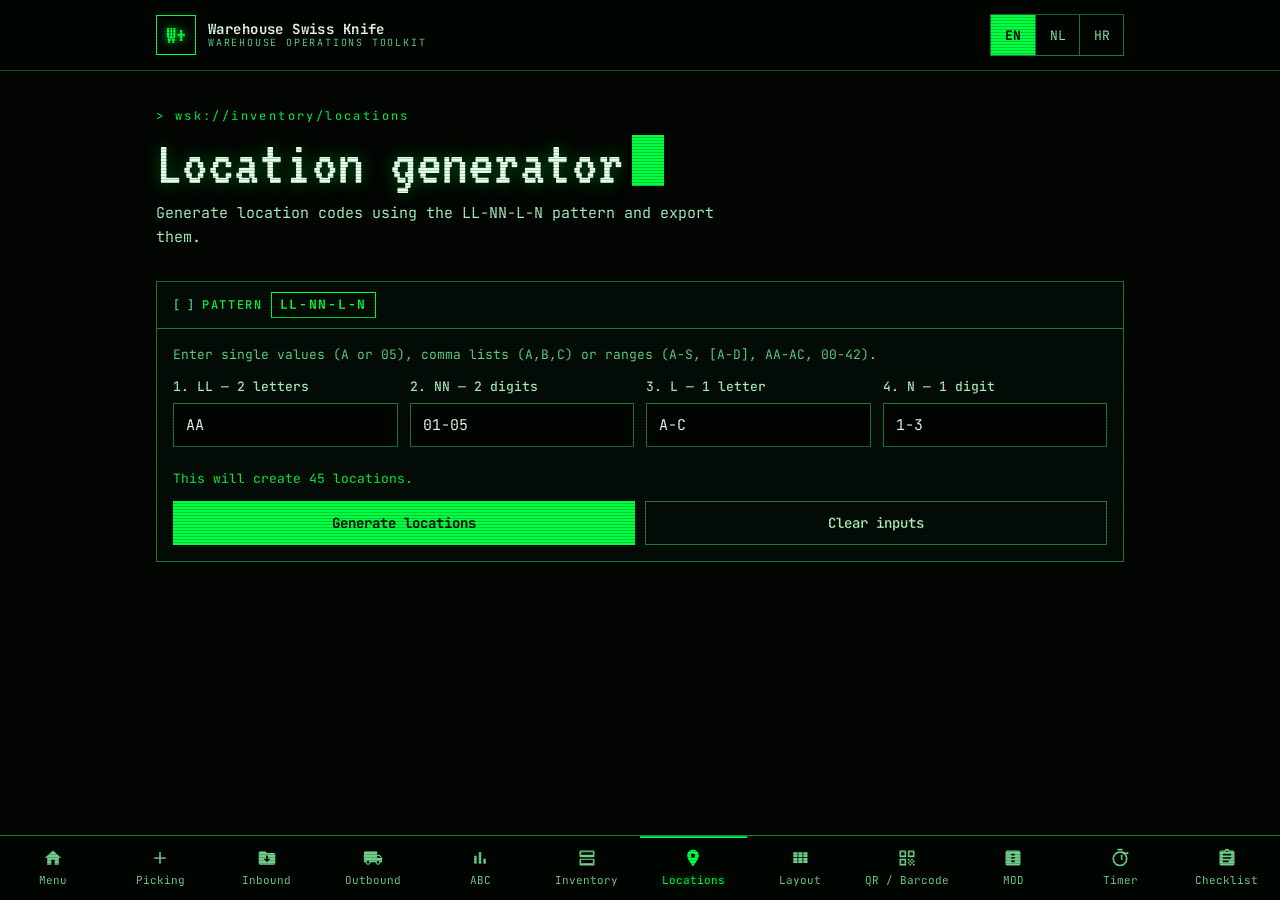
<file: locations.html>
<!DOCTYPE html>
<html lang="en">
<head>
<meta charset="UTF-8">
<meta name="viewport" content="width=device-width, initial-scale=1.0, viewport-fit=cover">
<meta name="theme-color" content="#020602">
<link rel="manifest" href="manifest.json">
<link rel="icon" type="image/png" sizes="32x32" href="icons/favicon-32.png">
<link rel="apple-touch-icon" href="icons/apple-touch-icon.png">
<meta name="mobile-web-app-capable" content="yes">
<meta name="apple-mobile-web-app-capable" content="yes">
<meta name="apple-mobile-web-app-status-bar-style" content="black-translucent">
<meta name="apple-mobile-web-app-title" content="WSK">
<title>Location Generator · Warehouse Swiss Knife</title>
<link rel="stylesheet" href="style.css">
<script src="xlsx.full.min.js"></script>
<script>
window.PAGE_I18N = {
  en: {
    doc_title: 'Location Generator', page_title: 'Location generator', page_sub: 'Generate location codes using the LL-NN-L-N pattern and export them.',
    gen_config: 'Pattern', gen_instructions: 'Enter single values (A or 05), comma lists (A,B,C) or ranges (A-S, [A-D], AA-AC, 00-42).',
    lbl_ll: '1. LL — 2 letters', ph_ll: 'e.g. AA,AB or AA-AC',
    lbl_nn: '2. NN — 2 digits', ph_nn: 'e.g. 01-10 or 01,05',
    lbl_l: '3. L — 1 letter', ph_l: 'e.g. A-S or A,B',
    lbl_n: '4. N — 1 digit', ph_n: 'e.g. 1-5 or 1,2',
    preview: 'This will create {n} locations.',
    btn_generate: 'Generate locations', btn_clear_input: 'Clear inputs',
    gen_results: 'Generated locations', btn_export_excel: 'Download Excel', btn_copy: 'Copy list', col_loc_code: 'Location code',
    msg_copied: 'Locations copied to the clipboard.', msg_copy_failed: 'Copying failed. Select the list and copy it manually.',
    msg_fill: 'Fill in all four fields in a valid format.', msg_too_many: 'That would create {n} locations. Please narrow the ranges (maximum {max}).',
    xl_sheet: 'Locations', xl_file: 'locations'
  },
  nl: {
    doc_title: 'Locatiegenerator', page_title: 'Locatiegenerator', page_sub: 'Genereer locatiecodes volgens het patroon LL-NN-L-N en exporteer ze.',
    gen_config: 'Patroon', gen_instructions: 'Voer losse waarden in (A of 05), lijsten met komma (A,B,C) of bereiken (A-S, [A-D], AA-AC, 00-42).',
    lbl_ll: '1. LL — 2 letters', ph_ll: 'bijv. AA,AB of AA-AC',
    lbl_nn: '2. NN — 2 cijfers', ph_nn: 'bijv. 01-10 of 01,05',
    lbl_l: '3. L — 1 letter', ph_l: 'bijv. A-S of A,B',
    lbl_n: '4. N — 1 cijfer', ph_n: 'bijv. 1-5 of 1,2',
    preview: 'Dit maakt {n} locaties aan.',
    btn_generate: 'Locaties genereren', btn_clear_input: 'Invoer wissen',
    gen_results: 'Gegenereerde locaties', btn_export_excel: 'Excel downloaden', btn_copy: 'Lijst kopiëren', col_loc_code: 'Locatiecode',
    msg_copied: 'Locaties gekopieerd naar het klembord.', msg_copy_failed: 'Kopiëren mislukt. Selecteer de lijst en kopieer handmatig.',
    msg_fill: 'Vul alle vier velden in een geldig formaat in.', msg_too_many: 'Dat zou {n} locaties opleveren. Maak de bereiken kleiner (maximaal {max}).',
    xl_sheet: 'Locaties', xl_file: 'locaties'
  },
  hr: {
    doc_title: 'Generator lokacija', page_title: 'Generator lokacija', page_sub: 'Generiranje oznaka lokacija po uzorku LL-NN-L-N i izvoz.',
    gen_config: 'Uzorak', gen_instructions: 'Unesite pojedinačne vrijednosti (A ili 05), popise sa zarezom (A,B,C) ili raspone (A-S, [A-D], AA-AC, 00-42).',
    lbl_ll: '1. LL — 2 slova', ph_ll: 'npr. AA,AB ili AA-AC',
    lbl_nn: '2. NN — 2 broja', ph_nn: 'npr. 01-10 ili 01,05',
    lbl_l: '3. L — 1 slovo', ph_l: 'npr. A-S ili A,B',
    lbl_n: '4. N — 1 broj', ph_n: 'npr. 1-5 ili 1,2',
    preview: 'Bit će generirano {n} lokacija.',
    btn_generate: 'Generiraj lokacije', btn_clear_input: 'Očisti unos',
    gen_results: 'Generirane lokacije', btn_export_excel: 'Preuzmi Excel', btn_copy: 'Kopiraj popis', col_loc_code: 'Oznaka lokacije',
    msg_copied: 'Lokacije su kopirane u međuspremnik.', msg_copy_failed: 'Kopiranje nije uspjelo. Označite popis i kopirajte ručno.',
    msg_fill: 'Popunite sva četiri polja u ispravnom formatu.', msg_too_many: 'To bi stvorilo {n} lokacija. Suzite raspone (najviše {max}).',
    xl_sheet: 'Lokacije', xl_file: 'lokacije'
  }
};
</script>
<script src="i18n.js"></script>
</head>
<body data-page="locations">
<header class="app-header">
  <div class="app-header-inner">
    <a class="brand" href="index.html"><span class="brand-mark">W+</span><span class="brand-text"><strong>Warehouse Swiss Knife</strong><span data-i18n="brand_sub">Warehouse operations toolkit</span></span></a>
    <div class="lang-switcher" data-lang-switcher></div>
  </div>
</header>

<section class="page-hero">
  <div class="kicker">&gt; wsk://inventory/locations</div>
  <h1 data-i18n="page_title">Location generator</h1>
  <p data-i18n="page_sub"></p>
</section>

<main class="container">
  <section class="card">
    <h2><span data-i18n="gen_config">Pattern</span> <span class="loc-tag">LL-NN-L-N</span></h2>
    <div class="card-body">
      <p class="hint" data-i18n="gen_instructions"></p>
      <div class="grid-auto">
        <div class="form-group">
          <label for="inputLL" data-i18n="lbl_ll">1. LL</label>
          <input type="text" id="inputLL" data-i18n-placeholder="ph_ll" value="AA" autocapitalize="characters" autocomplete="off">
        </div>
        <div class="form-group">
          <label for="inputNN" data-i18n="lbl_nn">2. NN</label>
          <input type="text" id="inputNN" data-i18n-placeholder="ph_nn" value="01-05" autocomplete="off">
        </div>
        <div class="form-group">
          <label for="inputL" data-i18n="lbl_l">3. L</label>
          <input type="text" id="inputL" data-i18n-placeholder="ph_l" value="A-C" autocapitalize="characters" autocomplete="off">
        </div>
        <div class="form-group">
          <label for="inputN" data-i18n="lbl_n">4. N</label>
          <input type="text" id="inputN" data-i18n-placeholder="ph_n" value="1-3" autocomplete="off">
        </div>
      </div>
      <p class="status" id="previewCount" aria-live="polite"></p>
      <div class="btn-group" style="margin-top:12px">
        <button type="button" class="btn btn-primary" onclick="generateLocations()" data-i18n="btn_generate">Generate locations</button>
        <button type="button" class="btn btn-secondary" onclick="clearInputs()" data-i18n="btn_clear_input">Clear inputs</button>
      </div>
    </div>
  </section>

  <section class="card" id="resultsCard" hidden>
    <h2><span data-i18n="gen_results">Generated locations</span> <span>(<span id="locCount">0</span>)</span></h2>
    <div class="card-body">
      <div class="btn-group">
        <button type="button" class="btn btn-primary" onclick="exportToExcel()" data-i18n="btn_export_excel">Download Excel</button>
        <button type="button" class="btn btn-secondary" onclick="copyToClipboard()" data-i18n="btn_copy">Copy list</button>
      </div>
      <div class="status" id="copyStatus" aria-live="polite"></div>
    </div>
    <div class="table-wrap">
      <table id="locTable">
        <thead>
          <tr>
            <th>#</th>
            <th data-i18n="col_loc_code">Location code</th>
          </tr>
        </thead>
        <tbody></tbody>
      </table>
    </div>
  </section>
</main>

<nav class="nav-bar" data-nav></nav>

<script>
  let generatedList = [];
  const MAX_LOCATIONS = 50000;
  const $ = (id) => document.getElementById(id);
  const FIELDS = [['inputLL', false], ['inputNN', true], ['inputL', false], ['inputN', true]];

  // Parses "A", "A,B,C", "A-S", "[A-D]", "AA-AC", "01-42"
  function parseRangeInput(inputStr, isNumeric) {
    const str = String(inputStr || '').toUpperCase().replace(/[\[\]\s]/g, '');
    if (!str) return [];
    const result = [];

    str.split(',').filter(Boolean).forEach(part => {
      const dash = part.indexOf('-', 1);
      if (dash === -1) { result.push(part); return; }
      const start = part.slice(0, dash);
      const end = part.slice(dash + 1);

      if (isNumeric || (/^\d+$/.test(start) && /^\d+$/.test(end))) {
        const a = parseInt(start, 10), b = parseInt(end, 10);
        if (isNaN(a) || isNaN(b)) return;
        const pad = Math.max(start.length, end.length);
        for (let i = Math.min(a, b); i <= Math.max(a, b); i++) result.push(String(i).padStart(pad, '0'));
      } else if (/^[A-Z]+$/.test(start) && /^[A-Z]+$/.test(end) && start.length === end.length && start.length <= 2) {
        // Letter ranges: A-S, or AA-AC / AA-BZ (counts through two letters like a spreadsheet)
        const toNum = s => s.split('').reduce((n, ch) => n * 26 + (ch.charCodeAt(0) - 65), 0);
        const toStr = (n, len) => { let s = ''; for (let k = 0; k < len; k++) { s = String.fromCharCode(65 + (n % 26)) + s; n = Math.floor(n / 26); } return s; };
        const a = toNum(start), b = toNum(end);
        for (let i = Math.min(a, b); i <= Math.max(a, b); i++) result.push(toStr(i, start.length));
      } else {
        result.push(part);
      }
    });
    return [...new Set(result)];
  }

  function lists() { return FIELDS.map(([id, num]) => parseRangeInput($(id).value, num)); }

  function updatePreview() {
    const l = lists();
    const n = l.every(x => x.length) ? l.reduce((p, x) => p * x.length, 1) : 0;
    if (n) WSK.setText($('previewCount'), 'preview', { n: n.toLocaleString() });
    else WSK.setText($('previewCount'), null);
  }

  function generateLocations() {
    const [ll, nn, l, n] = lists();
    if (!ll.length || !nn.length || !l.length || !n.length) { alert(WSK.t('msg_fill')); return; }
    const total = ll.length * nn.length * l.length * n.length;
    if (total > MAX_LOCATIONS) { alert(WSK.t('msg_too_many', { n: total.toLocaleString(), max: MAX_LOCATIONS.toLocaleString() })); return; }

    generatedList = [];
    ll.forEach(a => nn.forEach(b => l.forEach(c => n.forEach(d => generatedList.push(`${a}-${b}-${c}-${d}`)))));
    renderResults();
  }

  function renderResults() {
    $('resultsCard').hidden = false;
    $('locCount').textContent = generatedList.length;
    WSK.setText($('copyStatus'), null);
    document.querySelector('#locTable tbody').innerHTML = generatedList
      .map((code, i) => `<tr><td class="num">${i + 1}</td><td><span class="loc-tag">${WSK.esc(code)}</span></td></tr>`).join('');
  }

  function clearInputs() {
    FIELDS.forEach(([id]) => $(id).value = '');
    $('resultsCard').hidden = true;
    generatedList = [];
    updatePreview();
    $('inputLL').focus();
  }

  function exportToExcel() {
    if (!generatedList.length) return;
    if (typeof XLSX === 'undefined') { alert(WSK.t('xlsx_missing')); return; }
    const header = WSK.t('col_loc_code');
    const ws = XLSX.utils.json_to_sheet(generatedList.map(code => ({ [header]: code })));
    const wb = XLSX.utils.book_new();
    XLSX.utils.book_append_sheet(wb, ws, WSK.t('xl_sheet').slice(0, 31));
    XLSX.writeFile(wb, `${WSK.t('xl_file')}.xlsx`);
  }

  function copyToClipboard() {
    if (!generatedList.length) return;
    const text = generatedList.join('\n');
    const ok = () => WSK.setText($('copyStatus'), 'msg_copied');
    const fail = () => WSK.setText($('copyStatus'), 'msg_copy_failed');
    if (navigator.clipboard && window.isSecureContext) {
      navigator.clipboard.writeText(text).then(ok, fail);
    } else {
      const ta = document.createElement('textarea');
      ta.value = text; ta.style.position = 'fixed'; ta.style.opacity = '0';
      document.body.appendChild(ta); ta.select();
      try { document.execCommand('copy') ? ok() : fail(); } catch (e) { fail(); }
      ta.remove();
    }
  }

  FIELDS.forEach(([id]) => $(id).addEventListener('input', updatePreview));
  FIELDS.forEach(([id]) => $(id).addEventListener('keydown', e => { if (e.key === 'Enter') generateLocations(); }));
  updatePreview();
</script>
</body>
</html>
</file>
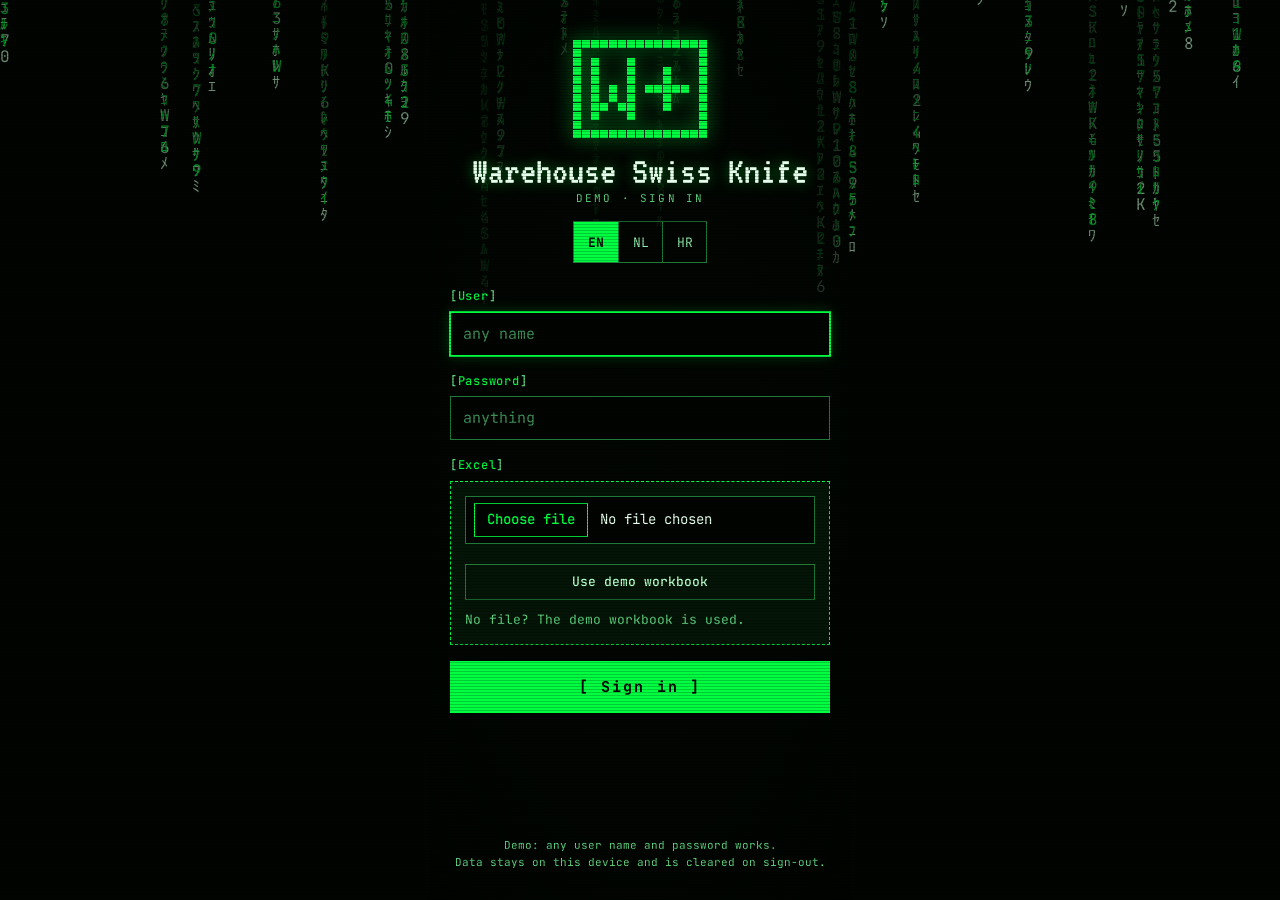
<file: login.html>
<!DOCTYPE html>
<html lang="en">
<head>
<meta charset="UTF-8">
<meta name="viewport" content="width=device-width, initial-scale=1.0, viewport-fit=cover">
<meta name="theme-color" content="#020602">
<link rel="manifest" href="manifest.json">
<link rel="icon" type="image/png" sizes="32x32" href="icons/favicon-32.png">
<link rel="apple-touch-icon" href="icons/apple-touch-icon.png">
<meta name="mobile-web-app-capable" content="yes">
<meta name="apple-mobile-web-app-capable" content="yes">
<meta name="apple-mobile-web-app-status-bar-style" content="black-translucent">
<meta name="apple-mobile-web-app-title" content="WSK">
<title>Sign in · Warehouse Swiss Knife</title>
<link rel="stylesheet" href="style.css">
<script src="xlsx.full.min.js"></script>
<script src="warehouse.js"></script>
<style>
  /* ---------- matrix rain behind the sign-in screen ---------- */
  .rain-bg { position: fixed; inset: 0; width: 100%; height: 100%; z-index: 0; pointer-events: none; opacity: .55; }
  .scr { position: relative; z-index: 1; }
  #scrLogin .login { background: radial-gradient(ellipse at center, rgba(2,6,2,.92) 0%, rgba(2,6,2,.82) 60%, rgba(2,6,2,0) 100%); }
  #scrLogin .login form, #scrLogin .login-head { position: relative; }
  body { padding-bottom: 0; }
  .scr { min-height: 100vh; min-height: 100dvh; display: flex; flex-direction: column; }
  .scr[hidden] { display: none; }

  /* ---------- sign in ---------- */
  .login { flex: 1; width: 100%; max-width: 420px; margin: 0 auto; padding: 40px 20px 28px; display: flex; flex-direction: column; gap: 24px; }
  .login-head { display: flex; flex-direction: column; align-items: center; gap: 14px; text-align: center; }
  .login-logo { display: grid; grid-template-columns: repeat(15, 8px); gap: 1px; filter: drop-shadow(0 0 10px rgba(0,255,65,.55)); }
  .login-logo i { width: 8px; height: 8px; display: block; }
  .login-logo i.on { background: var(--accent); }
  .login-title { font-family: var(--display); font-size: 40px; line-height: .95; color: var(--white); text-shadow: 0 0 14px rgba(0,255,65,.45); }
  .login-sub { font-size: 11px; letter-spacing: .2em; color: var(--muted); text-transform: uppercase; }
  .login form { display: flex; flex-direction: column; gap: 16px; }
  .login label.tag { font-size: 12px; color: var(--accent); letter-spacing: .06em; margin-bottom: 6px; }
  .login label.tag::before { content: "["; color: var(--muted); }
  .login label.tag::after { content: "]"; color: var(--muted); }
  .xl-box { border: 1px dashed var(--accent); background: var(--panel-2); padding: 14px; display: flex; flex-direction: column; gap: 10px; }
  .xl-sheets { display: flex; flex-direction: column; gap: 3px; font-size: 13px; }
  .xl-sheets div { display: flex; justify-content: space-between; gap: 8px; }
  .xl-sheets .ok { color: var(--accent); }
  .xl-sheets .no { color: var(--muted); }
  .xl-sheets .cnt { color: var(--muted); }
  .xl-demo { flex: 0 0 auto; width: 100%; }
  .login form .btn { flex: 0 0 auto; }
  .btn-login { min-height: 52px; font-size: 15px; letter-spacing: .14em; }
  .login-note { margin-top: auto; text-align: center; font-size: 11px; color: var(--muted); line-height: 1.6; }

  /* ---------- daily report ---------- */
  .rp-top { border-bottom: 1px solid var(--line-dim); }
  .rp-top-in { max-width: 1000px; margin: 0 auto; padding: 12px 16px; display: flex; flex-wrap: wrap; align-items: center; justify-content: space-between; gap: 10px; }
  .rp-user { display: flex; align-items: center; gap: 12px; }
  .rp-user small { display: block; font-size: 11px; color: var(--muted); }
  .rp-tools { display: flex; flex-wrap: wrap; gap: 8px; align-items: center; }
  .rp-file { font-size: 12px; color: var(--muted); border: 1px dashed var(--line); padding: 8px 10px; }
  .rp-out { flex: 0 0 auto; min-height: 40px; }
  .rp { flex: 1; width: 100%; max-width: 900px; margin: 0 auto; padding: 22px 16px 28px; display: flex; flex-direction: column; gap: 18px; }
  .rp-hello { font-family: var(--display); font-weight: 400; font-size: clamp(2.4rem, 7vw, 4rem); line-height: .9; color: var(--white); text-shadow: 0 0 16px rgba(0,255,65,.4); margin: 0; }
  .rp-date { font-size: 13px; color: var(--muted); }
  .rp-term { font-size: 15px; line-height: 1.75; color: var(--text); }
  .rp-cmd { color: var(--accent); margin-bottom: 10px; }
  .rp-grp { margin-top: 16px; color: var(--accent); letter-spacing: .14em; text-transform: uppercase; font-size: 12px; }
  .rp-row { display: grid; grid-template-columns: minmax(0, 1fr) auto minmax(0, 17em); align-items: baseline; column-gap: 14px; }
  .rp-row.sub .rp-lbl { padding-left: 2.2em; }
  .rp-lbl { color: var(--soft); white-space: nowrap; overflow: hidden; }
  .rp-lbl::after { content: attr(data-lead); color: #1f7a3a; }
  .rp-val { min-width: 6.5ch; text-align: right; white-space: nowrap; font-family: var(--display); font-size: 27px; line-height: 1; color: var(--white); text-shadow: 0 0 10px rgba(0,255,65,.35); font-variant-numeric: tabular-nums; }
  .rp-val.good { color: var(--accent); }
  .rp-val.warn { color: var(--warn); }
  .rp-note { font-size: 12px; line-height: 1.35; color: var(--muted); }
  .rp-note.warn { color: var(--warn); }
  .rp-bar { white-space: nowrap; overflow: hidden; letter-spacing: -1px; font-size: 13px; }
  .rp-cur { display: inline-block; width: .55em; height: 1.05em; vertical-align: -.15em; background: var(--accent); animation: rp-blink 1s steps(1) infinite; }
  @keyframes rp-blink { 50% { opacity: 0; } }
  .rp-skip { font-size: 12px; color: var(--muted); text-align: center; }
  .rp-start { align-self: center; flex: 0 0 auto; min-width: 240px; min-height: 56px; font-size: 17px; letter-spacing: .2em; }
  .rp-empty { color: var(--warn); }
  @media (max-width: 640px) {
    .rp-term { font-size: 13px; }
    .rp-row { grid-template-columns: minmax(0, 1fr) auto; }
    .rp-bar, .rp-note { grid-column: 1 / -1; line-height: 1.2; margin: -2px 0 4px; }
    .rp-row.sub .rp-lbl { padding-left: 1.2em; }
    .rp-val { font-size: 23px; }
    .rp-file { display: none; }
  }
  .fx { position: fixed; inset: 0; width: 100%; height: 100%; z-index: 50; pointer-events: none; }
  .fx-veil { position: fixed; inset: 0; z-index: 49; background: #010401; opacity: 0; pointer-events: none; transition: opacity .35s ease; }
  .fx-veil.on { opacity: 1; }
  @media (prefers-reduced-motion: reduce) { .rp-cur { animation: none; } }
</style>
<script>
window.PAGE_I18N = {
  en: {
    doc_title: 'Sign in', demo_sign: 'Demo · sign in',
    lbl_user: 'User', lbl_pass: 'Password', lbl_excel: 'Excel', ph_user: 'any name', ph_pass: 'anything',
    btn_demo_wb: 'Use demo workbook', btn_signin: '[ Sign in ]',
    no_file_hint: 'No file? The demo workbook is used.', reading: 'Reading workbook…', read_fail: 'This file could not be read. Check that it is a valid Excel file.',
    demo_fail: 'The demo workbook could not be loaded. Upload a file instead.',
    rows: '{n} rows', missing: 'missing',
    note: 'Demo: any user name and password works.\nData stays on this device and is cleared on sign-out.',
    sign_out: 'Sign out', signed_in: '> signed in: {u}',
    hello_morning: 'Good morning, {u}', hello_day: 'Good afternoon, {u}', hello_evening: 'Good evening, {u}',
    cmd: 'wsk --today', skip: 'Tap to show everything', start: '[ Start ]',
    g_wh: 'Warehouse', r_total: 'Total locations', r_empty: 'Empty locations', r_resv: 'Reservations (locations)',
    r_resv_n: '{n} reservations · goods to collect',
    g_in: 'Inbound', r_in_pal: 'Pallets arriving', r_in_prod: 'Products', r_in_cli: 'Clients', r_in_new: '{n} product(s) not in MasterData',
    g_ord: 'Orders', r_orders: 'Orders to pick', r_urgent: '{n} urgent', r_pcs: 'Pieces to pick', r_lines: 'Order lines', r_full: 'Full pallets', r_freed: 'Locations freed',
    g_out: 'Outbound', r_out_pal: 'Pallets to ship', r_trucks: 'Trucks', r_orders_n: '{n} orders',
    g_fc: 'Forecast · end of day', r_fc: 'Empty locations', r_fc_note: '{a} − {b} inbound + {c} freed',
    no_sheet: 'no data in the workbook'
  },
  nl: {
    doc_title: 'Inloggen', demo_sign: 'Demo · inloggen',
    lbl_user: 'Gebruiker', lbl_pass: 'Wachtwoord', lbl_excel: 'Excel', ph_user: 'elke naam', ph_pass: 'wat dan ook',
    btn_demo_wb: 'Demobestand gebruiken', btn_signin: '[ Inloggen ]',
    no_file_hint: 'Geen bestand? Dan wordt het demobestand gebruikt.', reading: 'Bestand wordt gelezen…', read_fail: 'Dit bestand kan niet worden gelezen. Controleer of het een geldig Excel-bestand is.',
    demo_fail: 'Het demobestand kon niet worden geladen. Upload een bestand.',
    rows: '{n} regels', missing: 'ontbreekt',
    note: 'Demo: elke gebruikersnaam en elk wachtwoord werkt.\nGegevens blijven op dit apparaat en worden gewist bij uitloggen.',
    sign_out: 'Uitloggen', signed_in: '> ingelogd: {u}',
    hello_morning: 'Goedemorgen, {u}', hello_day: 'Goedemiddag, {u}', hello_evening: 'Goedenavond, {u}',
    cmd: 'wsk --vandaag', skip: 'Tik om alles te tonen', start: '[ Start ]',
    g_wh: 'Magazijn', r_total: 'Totaal locaties', r_empty: 'Lege locaties', r_resv: 'Reserveringen (locaties)',
    r_resv_n: '{n} reserveringen · goederen verzamelen',
    g_in: 'Inkomend', r_in_pal: 'Pallets die binnenkomen', r_in_prod: 'Producten', r_in_cli: 'Klanten', r_in_new: '{n} product(en) niet in MasterData',
    g_ord: 'Orders', r_orders: 'Orders om te picken', r_urgent: '{n} spoed', r_pcs: 'Stuks om te picken', r_lines: 'Orderregels', r_full: 'Volle pallets', r_freed: 'Locaties die vrijkomen',
    g_out: 'Uitgaand', r_out_pal: 'Pallets te verzenden', r_trucks: 'Vrachtwagens', r_orders_n: '{n} orders',
    g_fc: 'Prognose · einde dag', r_fc: 'Lege locaties', r_fc_note: '{a} − {b} inkomend + {c} vrij',
    no_sheet: 'geen gegevens in het bestand'
  },
  hr: {
    doc_title: 'Prijava', demo_sign: 'Demo · prijava',
    lbl_user: 'Korisnik', lbl_pass: 'Lozinka', lbl_excel: 'Excel', ph_user: 'bilo koje ime', ph_pass: 'bilo što',
    btn_demo_wb: 'Koristi demo Excel', btn_signin: '[ Prijava ]',
    no_file_hint: 'Nema datoteke? Koristi se demo Excel.', reading: 'Čitanje datoteke…', read_fail: 'Datoteku nije moguće pročitati. Provjerite je li ispravna Excel datoteka.',
    demo_fail: 'Demo Excel nije moguće učitati. Učitajte datoteku.',
    rows: '{n} redaka', missing: 'nema',
    note: 'Demo: radi bilo koje korisničko ime i lozinka.\nPodaci ostaju na ovom uređaju i brišu se pri odjavi.',
    sign_out: 'Odjava', signed_in: '> prijavljen: {u}',
    hello_morning: 'Dobro jutro, {u}', hello_day: 'Dobar dan, {u}', hello_evening: 'Dobra večer, {u}',
    cmd: 'wsk --danas', skip: 'Dodirnite za prikaz svega', start: '[ Start ]',
    g_wh: 'Skladište', r_total: 'Ukupno lokacija', r_empty: 'Prazne lokacije', r_resv: 'Rezervacije (lokacija)',
    r_resv_n: '{n} rezervacija · roba za skupiti',
    g_in: 'Ulaz robe', r_in_pal: 'Paleta dolazi', r_in_prod: 'Proizvoda', r_in_cli: 'Klijenata', r_in_new: '{n} proizvod(a) nije u MasterData',
    g_ord: 'Narudžbe', r_orders: 'Narudžbi za picking', r_urgent: '{n} hitnih', r_pcs: 'Komada za prikupiti', r_lines: 'Linija', r_full: 'Punih paleta', r_freed: 'Lokacija se oslobađa',
    g_out: 'Izlaz', r_out_pal: 'Paleta za otpremu', r_trucks: 'Kamiona', r_orders_n: '{n} narudžbi',
    g_fc: 'Prognoza · kraj dana', r_fc: 'Prazne lokacije', r_fc_note: '{a} − {b} ulaz + {c} oslobođeno',
    no_sheet: 'nema podataka u Excelu'
  }
};
</script>
<script src="i18n.js"></script>
<script src="session.js"></script>
</head>
<body data-page="login">
<canvas class="rain-bg" id="rainBg" aria-hidden="true"></canvas>

<!-- ===================== SIGN IN ===================== -->
<section class="scr" id="scrLogin" hidden>
  <div class="login">
    <div class="login-head">
      <div class="login-logo" id="logoGrid" aria-hidden="true"></div>
      <div>
        <div class="login-title">Warehouse Swiss Knife</div>
        <div class="login-sub" data-i18n="demo_sign">Demo · sign in</div>
      </div>
      <div class="lang-switcher" data-lang-switcher></div>
    </div>
    <form id="loginForm" autocomplete="off" novalidate>
      <div>
        <label class="tag" for="inUser" data-i18n="lbl_user">User</label>
        <input type="text" id="inUser" autocapitalize="off" data-i18n-placeholder="ph_user">
      </div>
      <div>
        <label class="tag" for="inPass" data-i18n="lbl_pass">Password</label>
        <input type="password" id="inPass" data-i18n-placeholder="ph_pass">
      </div>
      <div>
        <label class="tag" for="inFile" data-i18n="lbl_excel">Excel</label>
        <div class="xl-box">
          <input type="file" id="inFile" accept=".xlsx,.xls,.xlsm,.xlsb">
          <div class="xl-sheets" id="xlSheets"></div>
          <button type="button" class="btn btn-secondary btn-sm xl-demo" id="btnDemoWb" data-i18n="btn_demo_wb">Use demo workbook</button>
          <div class="hint" id="xlHint" style="margin:0" data-i18n="no_file_hint"></div>
        </div>
      </div>
      <button type="submit" class="btn btn-primary btn-login" id="btnSignIn" data-i18n="btn_signin">[ Sign in ]</button>
      <div class="status" id="loginStatus" aria-live="polite" style="color: var(--warn)"></div>
    </form>
    <p class="login-note" data-i18n="note" style="white-space: pre-line"></p>
  </div>
</section>

<!-- ===================== DAILY REPORT ===================== -->
<section class="scr" id="scrReport" hidden>
  <header class="rp-top">
    <div class="rp-top-in">
      <div class="rp-user">
        <span class="brand-mark">W+</span>
        <span><strong style="color: var(--white); font-size: 14px">Warehouse Swiss Knife</strong><small id="rpSigned"></small></span>
      </div>
      <div class="rp-tools">
        <span class="rp-file" id="rpFile"></span>
        <div class="lang-switcher" data-lang-switcher></div>
        <button type="button" class="btn btn-danger rp-out" id="btnSignOut" data-i18n="sign_out">Sign out</button>
      </div>
    </div>
  </header>
  <main class="rp" id="rpMain">
    <div>
      <h1 class="rp-hello" id="rpHello"></h1>
      <div class="rp-date" id="rpDate"></div>
    </div>
    <div class="rp-term" id="rpTerm" aria-live="off"></div>
    <p class="rp-skip" id="rpSkip" data-i18n="skip"></p>
    <button type="button" class="btn btn-primary rp-start" id="btnStart" hidden data-i18n="start">[ Start ]</button>
  </main>
</section>

<div class="fx-veil" id="fxVeil"></div>
<canvas class="fx" id="fx" aria-hidden="true"></canvas>

<script>
  const $ = (id) => document.getElementById(id);
  const reduceMotion = () => window.matchMedia && window.matchMedia('(prefers-reduced-motion: reduce)').matches;
  const fmtN = (n) => Number(n).toLocaleString({ en: 'en-GB', nl: 'nl-NL', hr: 'hr-HR' }[WSK.getLang()] || undefined);

  /* ---------- pixel logo (same mark as the boot screen) ---------- */
  const LOGO = (() => {
    const W = ['10001', '10001', '10001', '10101', '10101', '11011', '10001'];
    const P = ['00000', '00100', '00100', '11111', '00100', '00100', '00000'];
    const rows = ['111111111111111', '100000000000001'];
    for (let i = 0; i < 7; i++) rows.push('10' + W[i] + '0' + P[i] + '01');
    rows.push('100000000000001', '111111111111111');
    return rows;
  })();
  $('logoGrid').innerHTML = LOGO.map(r => [...r].map(v => `<i class="${v === '1' ? 'on' : ''}"></i>`).join('')).join('');

  /* ===================== SIGN IN ===================== */
  let parsed = null;

  const SHEETS = [['stock', 'Stock'], ['masterdata', 'MasterData'], ['racks', 'Racks'], ['clients', 'Clients'],
                  ['inbound', 'Inbound'], ['orders', 'Orders'], ['outbound', 'Outbound']];

  function showSheets() {
    const box = $('xlSheets');
    if (!parsed) { box.innerHTML = ''; $('xlHint').hidden = false; return; }
    $('xlHint').hidden = true;
    box.innerHTML = `<div><strong style="color: var(--white)">${WSK.esc(parsed.name)}</strong></div>` + SHEETS.map(([key, label]) => {
      const rows = WSKSession.findSheet(parsed.sheets, key);
      return rows
        ? `<div><span><span class="ok">[✓]</span> ${label}</span><span class="cnt">${WSK.esc(WSK.t('rows', { n: fmtN(Math.max(0, rows.length - 1)) }))}</span></div>`
        : `<div class="no"><span>[–] ${label}</span><span>${WSK.esc(WSK.t('missing'))}</span></div>`;
    }).join('');
  }

  $('inFile').addEventListener('change', (e) => {
    const f = e.target.files[0];
    if (!f) return;
    WSK.setText($('loginStatus'), 'reading');
    WSKSession.parseFile(f).then(p => { parsed = p; WSK.setText($('loginStatus'), null); showSheets(); })
      .catch(() => { parsed = null; WSK.setText($('loginStatus'), 'read_fail'); showSheets(); });
  });

  function loadDemo() {
    WSK.setText($('loginStatus'), 'reading');
    return fetch('WSK_master_workbook.xlsx')
      .then(r => { if (!r.ok) throw new Error(r.status); return r.arrayBuffer(); })
      .then(buf => { parsed = WSKSession.parseBuffer(buf, 'WSK_master_workbook.xlsx'); WSK.setText($('loginStatus'), null); showSheets(); return parsed; })
      .catch(() => { WSK.setText($('loginStatus'), 'demo_fail'); throw new Error('demo'); });
  }
  $('btnDemoWb').addEventListener('click', () => { WSK.resetFile($('inFile')); loadDemo().catch(() => {}); });

  $('loginForm').addEventListener('submit', (e) => {
    e.preventDefault();
    const btn = $('btnSignIn'); btn.disabled = true;
    (parsed ? Promise.resolve(parsed) : loadDemo())
      .then(p => WSKSession.signIn($('inUser').value || 'demo', p))
      .then(() => showReport())
      .catch(() => {})
      .finally(() => { btn.disabled = false; });
  });

  $('btnSignOut').addEventListener('click', () => {
    RP.token++;
    WSKSession.signOut().then(() => { parsed = null; showSheets(); $('inUser').value = ''; $('inPass').value = ''; showLogin(); });
  });

  function showLogin() {
    $('scrReport').hidden = true; $('scrLogin').hidden = false;
    showSheets();
    $('inUser').focus({ preventScroll: true });
  }

  /* ===================== DAILY REPORT (numbers) ===================== */
  function num(v) { const n = parseFloat(v); return isNaN(n) ? 0 : n; }
  function str(v) { return v == null ? '' : String(v).trim(); }

  function buildReport() {
    const md = new Map();
    WSKSession.sheet('masterdata').forEach(r => {
      const code = str(r[0]); if (!code) return;
      const kpk = num(r[3]), kpp = num(r[4]);
      md.set(code, { full: num(r[5]) || kpk * kpp, kpk, client: str(r[2]) });
    });
    const clients = new Map(WSKSession.sheet('clients').map(r => [str(r[0]), str(r[1])]).filter(([id]) => id && id.toLowerCase() !== 'total'));
    const cname = (id) => clients.get(id) || id || '—';

    const stock = WSKSession.sheet('stock');
    const heights = WSKWarehouse.heightsFromRacks(WSKSession.sheet('racks'));
    const wh = WSKWarehouse.analyze(stock, { heights });

    // reservations: locations holding goods reserved for an order
    const resv = stock.filter(r => str(r[6]));
    const resvOrders = new Set(resv.map(r => str(r[6])));

    // inbound
    const inb = WSKSession.sheet('inbound').filter(r => str(r[0]) && str(r[5]));
    let inPallets = 0; const inProducts = new Set(), inNew = new Set(), inClients = new Map();
    inb.forEach(r => {
      const code = str(r[5]), q = num(r[6]), m = md.get(code);
      const pal = m && m.full ? Math.ceil(q / m.full) : 1;
      if (!m) inNew.add(code);
      inPallets += pal; inProducts.add(code);
      const c = str(r[1]);
      const e = inClients.get(c) || { pal: 0, eta: '', dock: str(r[4]) };
      e.pal += pal; const eta = str(r[3]); if (!e.eta || eta < e.eta) e.eta = eta;
      inClients.set(c, e);
    });

    // orders
    // Orders: A order, B line, C client, D date, E priority, F product, G quantity, H carrier
    const ord = WSKSession.sheet('orders').filter(r => str(r[0]) && str(r[5]));
    const orderNos = new Set(ord.map(r => str(r[0])));
    const urgent = new Set(ord.filter(r => /^(urgent|hitno|spoed)/i.test(str(r[4]))).map(r => str(r[0])));
    let pcs = 0, full = 0; const restByCode = new Map();
    ord.forEach(r => {
      const code = str(r[5]), q = num(r[6]), m = md.get(code);
      pcs += q;
      if (m && m.full) { full += Math.floor(q / m.full); restByCode.set(code, (restByCode.get(code) || 0) + q % m.full); }
    });
    // floor pick faces that will run empty
    const floor = new Map();
    stock.forEach(r => { const loc = str(r[0]); if (loc.length >= 5 && loc[3] === '0' && str(r[1])) floor.set(str(r[1]), (floor.get(str(r[1])) || 0) + num(r[3])); });
    let emptied = 0; restByCode.forEach((need, code) => { const have = floor.get(code); if (have && need >= have) emptied++; });
    const freed = full + emptied;

    // outbound
    const out = WSKSession.sheet('outbound').filter(r => str(r[0]) && str(r[5]));
    let outPal = 0; const trucks = new Map();
    out.forEach(r => {
      const p = num(r[7]); outPal += p;
      const key = str(r[1]) || str(r[0]);
      const t = trucks.get(key) || { carrier: str(r[0]), time: str(r[3]), orders: 0, pal: 0 };
      t.orders++; t.pal += p; trucks.set(key, t);
    });

    return {
      has: { stock: stock.length > 0, inbound: inb.length > 0, orders: ord.length > 0, outbound: out.length > 0 },
      total: wh.total, empty: wh.status.empty, resvLoc: resv.length, resvN: resvOrders.size,
      inPallets, inProducts: inProducts.size, inNew: inNew.size,
      inClients: [...inClients.entries()].sort((a, b) => (a[1].eta || '').localeCompare(b[1].eta || '')).map(([id, e]) => ({ name: cname(id), ...e })),
      orders: orderNos.size, urgent: urgent.size, pcs, lines: ord.length, full, freed,
      outPal, trucks: [...trucks.values()].sort((a, b) => (a.time || '').localeCompare(b.time || ''))
    };
  }

  function reportItems(d) {
    const T = WSK.t, items = [{ kind: 'cmd', text: '> ' + T('cmd') }];
    const none = (key) => items.push({ kind: 'row', label: T(key), none: true });
    items.push({ kind: 'grp', text: T('g_wh') });
    items.push({ kind: 'row', label: T('r_total'), value: d.total });
    items.push({ kind: 'row', label: T('r_empty'), value: d.empty, cls: 'good', bar: { r: d.empty / (d.total || 1), c: '#00ff41' } });
    items.push({ kind: 'row', label: T('r_resv'), value: d.resvLoc, note: T('r_resv_n', { n: fmtN(d.resvN) }) });

    items.push({ kind: 'grp', text: T('g_in') });
    if (!d.has.inbound) none('no_sheet');
    else {
      items.push({ kind: 'row', label: T('r_in_pal'), value: d.inPallets });
      items.push({ kind: 'row', label: T('r_in_prod'), value: d.inProducts, note: d.inNew ? T('r_in_new', { n: d.inNew }) : '', noteWarn: !!d.inNew });
      items.push({ kind: 'row', label: T('r_in_cli'), value: d.inClients.length });
      d.inClients.forEach(c => items.push({ kind: 'row', sub: true, label: `${c.eta || '--:--'}  ${c.name}  ${c.dock || ''}`, value: c.pal }));
    }

    items.push({ kind: 'grp', text: T('g_ord') });
    if (!d.has.orders) none('no_sheet');
    else {
      items.push({ kind: 'row', label: T('r_orders'), value: d.orders, note: d.urgent ? T('r_urgent', { n: d.urgent }) : '', noteWarn: !!d.urgent });
      items.push({ kind: 'row', label: T('r_pcs'), value: d.pcs });
      items.push({ kind: 'row', label: T('r_lines'), value: d.lines });
      items.push({ kind: 'row', label: T('r_full'), value: d.full });
      items.push({ kind: 'row', label: T('r_freed'), value: d.freed, cls: 'good' });
    }

    items.push({ kind: 'grp', text: T('g_out') });
    if (!d.has.outbound) none('no_sheet');
    else {
      items.push({ kind: 'row', label: T('r_out_pal'), value: d.outPal });
      items.push({ kind: 'row', label: T('r_trucks'), value: d.trucks.length });
      d.trucks.forEach(t => items.push({ kind: 'row', sub: true, label: `${t.time || '--:--'}  ${t.carrier}`, value: t.pal, note: T('r_orders_n', { n: t.orders }) }));
    }

    if (d.has.stock) {
      const end = d.empty - d.inPallets + d.freed;
      items.push({ kind: 'grp', text: T('g_fc') });
      items.push({ kind: 'row', label: T('r_fc'), value: end, cls: end < d.empty ? 'warn' : 'good',
                   note: T('r_fc_note', { a: fmtN(d.empty), b: fmtN(d.inPallets), c: fmtN(d.freed) }) });
    }
    return items;
  }

  /* ---------- typing engine (same feel as the warehouse report) ---------- */
  const RP = { token: 0, skip: false };
  const cursor = document.createElement('span'); cursor.className = 'rp-cur';
  const LEAD = ' ' + '.'.repeat(80), BAR_W = 22;

  function wait(ms, tok) {
    return new Promise(res => {
      if (RP.skip || tok !== RP.token) return res();
      const t0 = performance.now();
      const tick = () => (RP.skip || tok !== RP.token || performance.now() - t0 >= ms) ? res() : requestAnimationFrame(tick);
      requestAnimationFrame(tick);
    });
  }
  async function type(el, text, perChar, tok) {
    el.appendChild(cursor);
    const node = document.createTextNode('');
    el.insertBefore(node, cursor);
    if (RP.skip) { node.textContent = text; return; }
    const step = Math.max(1, Math.round(16 / Math.max(1, perChar)));
    for (let i = 0; i < text.length; i += step) {
      if (tok !== RP.token) return;
      if (RP.skip) break;
      node.textContent = text.slice(0, i + step);
      await wait(perChar * step, tok);
    }
    node.textContent = text;
  }

  async function runReport(instant) {
    const tok = ++RP.token;
    RP.skip = !!instant || reduceMotion();
    const term = $('rpTerm'); term.innerHTML = '';
    $('btnStart').hidden = true; $('rpSkip').hidden = RP.skip;
    const items = reportItems(buildReport());
    for (const it of items) {
      if (tok !== RP.token) return;
      if (it.kind !== 'row') {
        const d = document.createElement('div'); d.className = it.kind === 'cmd' ? 'rp-cmd' : 'rp-grp';
        term.appendChild(d); await type(d, it.text, 5, tok); await wait(it.kind === 'cmd' ? 200 : 60, tok);
        continue;
      }
      const row = document.createElement('div'); row.className = 'rp-row' + (it.sub ? ' sub' : '');
      const lbl = document.createElement('span'); lbl.className = 'rp-lbl';
      const val = document.createElement('span'); val.className = 'rp-val' + (it.cls ? ' ' + it.cls : '');
      const extra = document.createElement('span');
      row.append(lbl, val, extra); term.appendChild(row);
      await type(lbl, it.label, 4, tok);
      if (it.none) { val.className = 'rp-note rp-empty'; cursor.remove(); continue; }
      lbl.setAttribute('data-lead', LEAD);
      const dot = document.createElement('span'); dot.textContent = '.'; dot.style.color = 'var(--accent)'; val.appendChild(dot);
      for (let b = 0; b < 3 && !RP.skip; b++) {
        dot.style.visibility = 'visible'; await wait(55, tok);
        dot.style.visibility = 'hidden'; await wait(55, tok);
      }
      dot.remove();
      await type(val, fmtN(it.value), 20, tok);
      if (it.bar) {
        extra.className = 'rp-bar';
        const n = it.value > 0 ? Math.max(1, Math.round(it.bar.r * BAR_W)) : 0;
        const on = document.createElement('span'); on.style.color = it.bar.c;
        const off = document.createElement('span'); off.style.color = '#0f4d22';
        extra.append(on, off);
        await type(on, '█'.repeat(n), 2, tok); off.textContent = '░'.repeat(BAR_W - n);
      } else if (it.note) {
        extra.className = 'rp-note' + (it.noteWarn ? ' warn' : '');
        await type(extra, it.note, 3, tok);
      }
      await wait(40, tok);
    }
    if (tok !== RP.token) return;
    cursor.remove();
    $('rpSkip').hidden = true; $('btnStart').hidden = false;
    $('btnStart').focus({ preventScroll: true });
  }

  function hello() {
    const h = new Date().getHours(), u = WSKSession.user() || 'demo';
    $('rpHello').textContent = WSK.t(h < 12 ? 'hello_morning' : h < 18 ? 'hello_day' : 'hello_evening', { u });
    const loc = { en: 'en-GB', nl: 'nl-NL', hr: 'hr-HR' }[WSK.getLang()];
    const d = new Date().toLocaleDateString(loc, { weekday: 'long', day: '2-digit', month: '2-digit', year: 'numeric' });
    $('rpDate').textContent = d.charAt(0).toUpperCase() + d.slice(1);
    $('rpSigned').textContent = WSK.t('signed_in', { u });
    const at = WSKSession.loadedAt() ? new Date(WSKSession.loadedAt()).toLocaleTimeString(loc, { hour: '2-digit', minute: '2-digit' }) : '';
    $('rpFile').textContent = [WSKSession.fileName(), at].filter(Boolean).join(' · ');
  }

  function showReport() {
    $('scrLogin').hidden = true; $('scrReport').hidden = false;
    window.scrollTo(0, 0);
    hello(); runReport();
  }

  $('rpMain').addEventListener('click', (e) => { if (!e.target.closest('#btnStart')) RP.skip = true; });
  document.addEventListener('keydown', (e) => {
    if ($('scrReport').hidden || !$('btnStart').hidden) return;
    if (e.key === ' ' || e.key === 'Enter' || e.key === 'Escape') { e.preventDefault(); RP.skip = true; }
  });

  /* ===================== START: logo boot → index ===================== */
  let fxW = 0, fxH = 0;
  function fxCtx() {
    const cv = $('fx'), dpr = window.devicePixelRatio || 1;
    fxW = window.innerWidth; fxH = window.innerHeight;
    cv.width = Math.round(fxW * dpr); cv.height = Math.round(fxH * dpr);
    const ctx = cv.getContext('2d'); ctx.setTransform(dpr, 0, 0, dpr, 0, 0); return ctx;
  }
  const ease = (x) => x < .5 ? 4 * x * x * x : 1 - Math.pow(-2 * x + 2, 3) / 2;
  const clamp01 = (x) => Math.max(0, Math.min(1, x));

  function startApp() {
    const go = () => { location.href = 'index.html'; };
    if (reduceMotion()) { go(); return; }
    $('btnStart').disabled = true;
    $('fxVeil').classList.add('on');
    const ctx = fxCtx();
    const c = Math.max(8, Math.min(18, Math.floor(Math.min(fxW, fxH) * 0.045)));
    const ox = fxW / 2 - 15 * c / 2, oy = fxH / 2 - 11 * c / 2;
    // targets: the outline of the whole screen, like the app's frame
    const parts = [];
    LOGO.forEach((row, y) => [...row].forEach((v, x) => {
      if (v !== '1') return;
      for (let sy = 0; sy < 2; sy++) for (let sx = 0; sx < 2; sx++)
        parts.push({ x: ox + x * c + sx * c / 2, y: oy + y * c + sy * c / 2, s: c / 2 - .5, row: y, appear: y * 55 + Math.random() * 140, d: Math.random() * 360 });
    }));
    const P = 2 * (fxW + fxH), m = 6;
    parts.forEach((p, i) => {
      let d = (i + .5) / parts.length * P;
      if (d < fxW) { p.tx = d; p.ty = m; }
      else if ((d -= fxW) < fxH) { p.tx = fxW - m; p.ty = d; }
      else if ((d -= fxH) < fxW) { p.tx = fxW - d; p.ty = fxH - m; }
      else { d -= fxW; p.tx = m; p.ty = fxH - d; }
    });
    const T = { show: 950, glitch: 1400, fly: 2350, out: 2700 };
    const t0 = performance.now();
    const step = (now) => {
      const t = now - t0;
      ctx.clearRect(0, 0, fxW, fxH);
      const glitch = t > T.show && t < T.glitch && Math.floor(t / 70) % 3 === 0;
      parts.forEach(p => {
        let x = p.x, y = p.y, s = p.s, a = 1;
        if (t < T.show) { if (t < p.appear) return; a = t - p.appear < 120 ? (Math.random() < .5 ? .25 : 1) : 1; }
        else if (t < T.glitch) { if (glitch && p.row % 3 === 1) x += (p.row % 2 ? 1 : -1) * p.s * .8; }
        else {
          const k = ease(clamp01((t - T.glitch - p.d) / (T.fly - T.glitch - 360)));
          x = p.x + (p.tx - p.x) * k; y = p.y + (p.ty - p.y) * k; s = p.s + (4 - p.s) * k;
          if (t > T.fly) a = 1 - clamp01((t - T.fly) / (T.out - T.fly));
        }
        ctx.globalAlpha = a; ctx.fillStyle = '#00ff41'; ctx.fillRect(x, y, s, s);
      });
      ctx.globalAlpha = 1;
      if (t < T.out) requestAnimationFrame(step); else go();
    };
    requestAnimationFrame(step);
  }
  $('btnStart').addEventListener('click', startApp);

  /* ---------- language ---------- */
  document.addEventListener('wsk:langchange', () => {
    showSheets();
    if (!$('scrReport').hidden) { hello(); runReport(true); }
  });

  /* ---------- open: already signed in → straight to the report ---------- */
  WSKSession.ready.then(s => { if (s) showReport(); else showLogin(); });
  window.addEventListener('pageshow', (e) => { if (e.persisted) { $('btnStart').disabled = false; $('fxVeil').classList.remove('on'); fxCtx(); } });

/* ---------- Matrix rain (sign-in screen only) ---------- */
(function () {
  const cv = document.getElementById('rainBg'); if (!cv) return;
  const ctx = cv.getContext('2d');
  const GLYPHS = 'ｱｲｳｴｵｶｷｸｹｺｻｼｽｾｿﾀﾁﾂﾃﾄﾅﾆﾇﾈﾉﾊﾋﾌﾍﾎﾏﾐﾑﾒﾓﾔﾕﾖﾗﾘﾙﾚﾛﾜﾝ0123456789WSK';
  const reduce = window.matchMedia && matchMedia('(prefers-reduced-motion: reduce)').matches;
  const FS = 16; let cols = 0, drops = [], W = 0, H = 0, raf = 0, last = 0;
  const g = () => GLYPHS[(Math.random() * GLYPHS.length) | 0];
  function size() {
    const dpr = Math.min(window.devicePixelRatio || 1, 2);
    W = innerWidth; H = innerHeight;
    cv.width = W * dpr; cv.height = H * dpr; ctx.setTransform(dpr, 0, 0, dpr, 0, 0);
    cols = Math.ceil(W / FS);
    drops = Array.from({ length: cols }, () => Math.random() * -H / FS);
    ctx.fillStyle = '#020602'; ctx.fillRect(0, 0, W, H);
    if (reduce) still();
  }
  function still() {
    ctx.font = FS + 'px "JetBrains Mono", monospace';
    for (let c = 0; c < cols; c++) {
      if (Math.random() < .5) continue;
      const len = 4 + (Math.random() * 14) | 0, y0 = (Math.random() * H / FS) | 0;
      for (let k = 0; k < len; k++) {
        ctx.fillStyle = `rgba(0,255,65,${(k + 1) / len * .7})`;
        ctx.fillText(g(), c * FS, (y0 + k) * FS);
      }
    }
  }
  function frame(t) {
    raf = requestAnimationFrame(frame);
    if (t - last < 50) return; last = t;
    if (document.getElementById('scrLogin').hidden) return;
    ctx.fillStyle = 'rgba(2,6,2,.09)'; ctx.fillRect(0, 0, W, H);
    ctx.font = FS + 'px "JetBrains Mono", monospace';
    for (let c = 0; c < cols; c++) {
      const y = drops[c] * FS;
      if (y > 0) {
        ctx.fillStyle = '#c8ffd4'; ctx.fillText(g(), c * FS, y);
        ctx.fillStyle = '#00ff41'; ctx.fillText(g(), c * FS, y - FS);
      }
      drops[c] += 1;
      if (y > H && Math.random() > .975) drops[c] = Math.random() * -20;
    }
  }
  size();
  addEventListener('resize', size);
  if (!reduce) raf = requestAnimationFrame(frame);
  // only behind the sign-in form: hide on the daily report
  new MutationObserver(() => { cv.style.display = document.getElementById('scrLogin').hidden ? 'none' : ''; })
    .observe(document.getElementById('scrLogin'), { attributes: true, attributeFilter: ['hidden'] });
  cv.style.display = document.getElementById('scrLogin').hidden ? 'none' : '';
})();
</script>
</body>
</html>
</file>
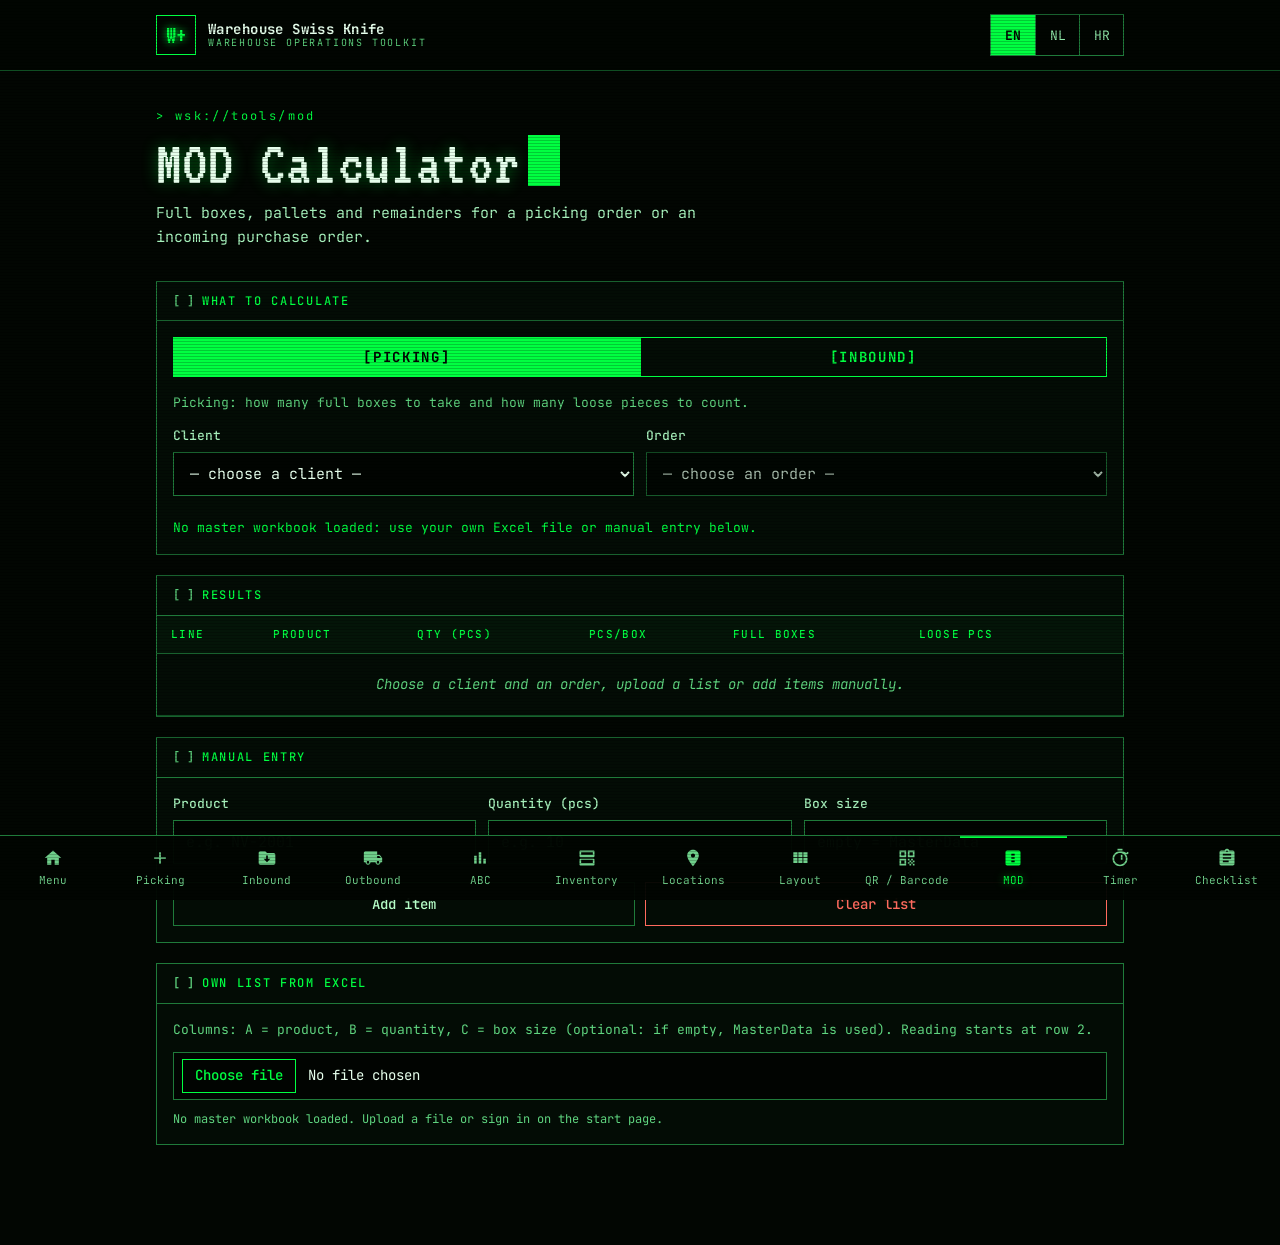
<file: mod.html>
<!DOCTYPE html>
<html lang="en">
<head>
<meta charset="UTF-8">
<meta name="viewport" content="width=device-width, initial-scale=1.0, viewport-fit=cover">
<meta name="theme-color" content="#020602">
<link rel="manifest" href="manifest.json">
<link rel="icon" type="image/png" sizes="32x32" href="icons/favicon-32.png">
<link rel="apple-touch-icon" href="icons/apple-touch-icon.png">
<meta name="mobile-web-app-capable" content="yes">
<meta name="apple-mobile-web-app-capable" content="yes">
<meta name="apple-mobile-web-app-status-bar-style" content="black-translucent">
<meta name="apple-mobile-web-app-title" content="WSK">
<title>MOD Calculator · Warehouse Swiss Knife</title>
<link rel="stylesheet" href="style.css">
<script src="xlsx.full.min.js"></script>
<style>
  .mode-row { display: flex; gap: 0; margin-bottom: 16px; }
  .mode-btn { flex: 1; padding: 12px 10px; background: transparent; border: 1px solid var(--accent); color: var(--accent);
    font: 700 14px/1 var(--mono); letter-spacing: .12em; cursor: pointer; }
  .mode-btn + .mode-btn { border-left: 0; }
  .mode-btn[aria-pressed="true"] { background: var(--accent); color: var(--bg); }
  .mode-btn:focus-visible { outline: 2px solid var(--white); outline-offset: 2px; }
  .kvs { display: grid; grid-template-columns: repeat(auto-fit, minmax(120px, 1fr)); gap: 14px; }
  .kv span { display: block; font-size: 11px; letter-spacing: .12em; text-transform: uppercase; color: var(--muted); }
  .kv b { font-family: var(--display); font-weight: 400; font-size: 30px; line-height: 1; color: var(--white); }
  .kv b.good { color: var(--accent); }
  .kv b.warn { color: var(--warn); }
  .md-warn { border-color: var(--warn); }
  .md-warn h2 { color: var(--warn); }
  .md-warn input { width: 100%; min-width: 70px; }
  tr.unknown td { background: rgba(255, 210, 63, .06); }
  .warn-tag { display: inline-block; margin-top: 4px; padding: 1px 6px; border: 1px dashed var(--warn); color: var(--warn); font-size: 11px; }
  .new-tag { display: inline-block; margin-left: 6px; padding: 0 5px; border: 1px solid var(--accent); color: var(--accent); font-size: 10px; }
  .muted-s { color: var(--muted); font-size: 12px; }
  tfoot td { border-top: 1px solid var(--accent); font-weight: 700; }
  .col-in { display: none; }
  body.m-inbound .col-in { display: table-cell; }
</style>
<script>
window.PAGE_I18N = {
  en: {
    doc_title: 'MOD Calculator', page_title: 'MOD Calculator', page_sub: 'Full boxes, pallets and remainders for a picking order or an incoming purchase order.',
    src_title: 'What to calculate', m_pick: '[PICKING]', m_in: '[INBOUND]',
    lbl_client: 'Client', lbl_order: 'Order', lbl_po: 'Purchase order',
    opt_choose_client: '— choose a client —', opt_choose_order: '— choose an order —', opt_choose_po: '— choose a purchase order —',
    opt_order: '{o} · {n} lines', opt_po: '{o} · ETA {eta} · {n} lines',
    hint_pick: 'Picking: how many full boxes to take and how many loose pieces to count.',
    hint_in: 'Inbound: how many full pallets, extra boxes and loose pieces arrive.',
    no_main: 'No master workbook loaded: use your own Excel file or manual entry below.',
    loaded: '{o}: {n} lines loaded.',
    md_title: 'Not in MasterData', md_desc: '{n} product(s) are not in MasterData, so boxes and pallets cannot be calculated. Fill in the data below; the results update straight away.',
    md_code: 'Product code', md_descr: 'Description', md_box: 'Pcs/box', md_pal: 'Boxes/pallet', md_type: 'Pallet type',
    btn_md: 'Download updated MasterData', md_saved: 'MasterData_updated.xlsx downloaded with {n} new product(s). Use it as the MasterData sheet in your master workbook.',
    md_missing: 'Fill in pcs/box for every new product first.',
    res_title: 'Results', col_line: 'Line', col_prod: 'Product', col_total: 'Qty (pcs)', col_box: 'Pcs/box',
    col_full: 'Full boxes', col_rem: 'Loose pcs', col_perpal: 'Pcs/pallet', col_fullpal: 'Full pallets', col_boxpal: '+ Boxes', col_action: '',
    k_lines: 'Lines', k_pcs: 'Pieces', k_boxes: 'Full boxes', k_loose: 'Loose pcs', k_pal: 'Pallets (est.)', k_new: 'Not in MasterData',
    total: 'Total', unknown: 'Not in MasterData', new_md: 'NEW',
    excel_title: 'Own list from Excel', excel_desc: 'Columns: A = product, B = quantity, C = box size (optional: if empty, MasterData is used). Reading starts at row 2.',
    manual_title: 'Manual entry', lbl_prod_name: 'Product', ph_prod_name: 'e.g. NV-2001',
    lbl_total_qty: 'Quantity (pcs)', ph_total_qty: 'e.g. 10', lbl_box_qty: 'Box size', ph_box_qty: 'empty = MasterData',
    btn_add: 'Add item', btn_clear: 'Clear list',
    msg_invalid: 'Enter a product and a quantity. Box size is needed if the product is not in MasterData.',
    empty: 'Choose a client and an order, upload a list or add items manually.'
  },
  nl: {
    doc_title: 'MOD Calculator', page_title: 'MOD Calculator', page_sub: 'Volle dozen, pallets en restanten voor een pickorder of een inkomende inkooporder.',
    src_title: 'Wat berekenen', m_pick: '[PICKING]', m_in: '[INKOMEND]',
    lbl_client: 'Klant', lbl_order: 'Order', lbl_po: 'Inkooporder',
    opt_choose_client: '— kies een klant —', opt_choose_order: '— kies een order —', opt_choose_po: '— kies een inkooporder —',
    opt_order: '{o} · {n} regels', opt_po: '{o} · ETA {eta} · {n} regels',
    hint_pick: 'Picking: hoeveel volle dozen pakken en hoeveel losse stuks tellen.',
    hint_in: 'Inkomend: hoeveel volle pallets, extra dozen en losse stuks er binnenkomen.',
    no_main: 'Geen hoofdbestand geladen: gebruik een eigen Excel-bestand of handmatige invoer hieronder.',
    loaded: '{o}: {n} regels geladen.',
    md_title: 'Niet in MasterData', md_desc: '{n} product(en) staan niet in MasterData, dus dozen en pallets kunnen niet worden berekend. Vul de gegevens hieronder in; de resultaten worden direct bijgewerkt.',
    md_code: 'Productcode', md_descr: 'Omschrijving', md_box: 'St/doos', md_pal: 'Dozen/pallet', md_type: 'Pallettype',
    btn_md: 'Bijgewerkte MasterData downloaden', md_saved: 'MasterData_updated.xlsx gedownload met {n} nieuw(e) product(en). Gebruik het als blad MasterData in je hoofdbestand.',
    md_missing: 'Vul eerst st/doos in voor elk nieuw product.',
    res_title: 'Resultaten', col_line: 'Regel', col_prod: 'Product', col_total: 'Aantal (st)', col_box: 'St/doos',
    col_full: 'Volle dozen', col_rem: 'Losse st', col_perpal: 'St/pallet', col_fullpal: 'Volle pallets', col_boxpal: '+ Dozen', col_action: '',
    k_lines: 'Regels', k_pcs: 'Stuks', k_boxes: 'Volle dozen', k_loose: 'Losse st', k_pal: 'Pallets (schatting)', k_new: 'Niet in MasterData',
    total: 'Totaal', unknown: 'Niet in MasterData', new_md: 'NIEUW',
    excel_title: 'Eigen lijst uit Excel', excel_desc: 'Kolommen: A = product, B = aantal, C = doosgrootte (optioneel: leeg = MasterData). Inlezen begint bij rij 2.',
    manual_title: 'Handmatige invoer', lbl_prod_name: 'Product', ph_prod_name: 'bijv. NV-2001',
    lbl_total_qty: 'Aantal (st)', ph_total_qty: 'bijv. 10', lbl_box_qty: 'Doosgrootte', ph_box_qty: 'leeg = MasterData',
    btn_add: 'Toevoegen', btn_clear: 'Lijst wissen',
    msg_invalid: 'Vul een product en een aantal in. Doosgrootte is nodig als het product niet in MasterData staat.',
    empty: 'Kies een klant en een order, upload een lijst of voeg items handmatig toe.'
  },
  hr: {
    doc_title: 'MOD kalkulator', page_title: 'MOD kalkulator', page_sub: 'Pune kutije, palete i ostaci za picking narudžbu ili narudžbenicu koja stiže.',
    src_title: 'Što računati', m_pick: '[PICKING]', m_in: '[ULAZ ROBE]',
    lbl_client: 'Klijent', lbl_order: 'Narudžba', lbl_po: 'Narudžbenica',
    opt_choose_client: '— odaberite klijenta —', opt_choose_order: '— odaberite narudžbu —', opt_choose_po: '— odaberite narudžbenicu —',
    opt_order: '{o} · {n} linija', opt_po: '{o} · ETA {eta} · {n} linija',
    hint_pick: 'Picking: koliko punih kutija uzeti i koliko komada prebrojati.',
    hint_in: 'Ulaz robe: koliko punih paleta, dodatnih kutija i komada stiže.',
    no_main: 'Glavni Excel nije učitan: koristite vlastitu datoteku ili ručni unos ispod.',
    loaded: '{o}: učitano {n} linija.',
    md_title: 'Nije u MasterData', md_desc: '{n} proizvod(a) nema u MasterData pa se kutije i palete ne mogu izračunati. Upišite podatke ispod; rezultati se odmah ažuriraju.',
    md_code: 'Šifra proizvoda', md_descr: 'Opis', md_box: 'Kom/kutija', md_pal: 'Kutija/paleta', md_type: 'Tip palete',
    btn_md: 'Preuzmi ažurirani MasterData', md_saved: 'Preuzet MasterData_updated.xlsx s {n} novih proizvoda. Koristite ga kao list MasterData u glavnom Excelu.',
    md_missing: 'Najprije upišite kom/kutija za svaki novi proizvod.',
    res_title: 'Rezultati', col_line: 'Linija', col_prod: 'Proizvod', col_total: 'Količina (kom)', col_box: 'Kom/kutija',
    col_full: 'Pune kutije', col_rem: 'Kom', col_perpal: 'Kom/paleta', col_fullpal: 'Pune palete', col_boxpal: '+ Kutije', col_action: '',
    k_lines: 'Linija', k_pcs: 'Komada', k_boxes: 'Punih kutija', k_loose: 'Kom', k_pal: 'Paleta (procjena)', k_new: 'Nije u MasterData',
    total: 'Ukupno', unknown: 'Nije u MasterData', new_md: 'NOVO',
    excel_title: 'Vlastiti popis iz Excela', excel_desc: 'Stupci: A = proizvod, B = količina, C = količina po kutiji (neobavezno: prazno = MasterData). Čitanje počinje od 2. reda.',
    manual_title: 'Ručni unos', lbl_prod_name: 'Proizvod', ph_prod_name: 'npr. NV-2001',
    lbl_total_qty: 'Količina (kom)', ph_total_qty: 'npr. 10', lbl_box_qty: 'Količina po kutiji', ph_box_qty: 'prazno = MasterData',
    btn_add: 'Dodaj stavku', btn_clear: 'Očisti popis',
    msg_invalid: 'Upišite proizvod i količinu. Količina po kutiji je potrebna ako proizvoda nema u MasterData.',
    empty: 'Odaberite klijenta i narudžbu, učitajte popis ili dodajte stavke ručno.'
  }
};
</script>
<script src="i18n.js"></script>
<script src="session.js"></script>
</head>
<body data-page="mod" class="m-picking">
<header class="app-header">
  <div class="app-header-inner">
    <a class="brand" href="index.html"><span class="brand-mark">W+</span><span class="brand-text"><strong>Warehouse Swiss Knife</strong><span data-i18n="brand_sub">Warehouse operations toolkit</span></span></a>
    <div class="lang-switcher" data-lang-switcher></div>
  </div>
</header>

<section class="page-hero">
  <div class="kicker">&gt; wsk://tools/mod</div>
  <h1 data-i18n="page_title">MOD Calculator</h1>
  <p data-i18n="page_sub"></p>
</section>

<main class="container">
  <section class="card">
    <h2 data-i18n="src_title">What to calculate</h2>
    <div class="card-body">
      <div class="mode-row" role="group">
        <button type="button" class="mode-btn" id="mPick" data-mode="picking" aria-pressed="true" data-i18n="m_pick">[PICKING]</button>
        <button type="button" class="mode-btn" id="mIn" data-mode="inbound" aria-pressed="false" data-i18n="m_in">[INBOUND]</button>
      </div>
      <p class="hint" id="modeHint"></p>
      <div class="flex-row" id="selRow">
        <div class="form-group flex-1">
          <label for="selClient" data-i18n="lbl_client">Client</label>
          <select id="selClient"></select>
        </div>
        <div class="form-group flex-1">
          <label for="selDoc" id="lblDoc">Order</label>
          <select id="selDoc" disabled></select>
        </div>
      </div>
      <div class="status" id="selInfo" aria-live="polite"></div>
    </div>
  </section>

  <section class="card md-warn" id="mdCard" hidden>
    <h2>⚠ <span data-i18n="md_title">Not in MasterData</span></h2>
    <div class="card-body">
      <p class="hint" id="mdDesc"></p>
    </div>
    <div class="table-wrap">
      <table id="mdTable">
        <thead><tr>
          <th data-i18n="md_code">Product code</th><th data-i18n="md_descr">Description</th>
          <th data-i18n="md_box">Pcs/box</th><th data-i18n="md_pal">Boxes/pallet</th><th data-i18n="md_type">Pallet type</th>
        </tr></thead>
        <tbody></tbody>
      </table>
    </div>
    <div class="card-body">
      <button type="button" class="btn btn-primary" id="btnMd" data-i18n="btn_md">Download updated MasterData</button>
      <div class="status" id="mdStatus" aria-live="polite"></div>
    </div>
  </section>

  <section class="card">
    <h2><span data-i18n="res_title">Results</span> <span id="resTitle" style="color: var(--white)"></span></h2>
    <div class="card-body" id="sumBody" hidden>
      <div class="kvs" id="sum"></div>
    </div>
    <div class="table-wrap">
      <table id="resTable">
        <thead>
          <tr>
            <th data-i18n="col_line">Line</th>
            <th data-i18n="col_prod">Product</th>
            <th data-i18n="col_total">Qty (pcs)</th>
            <th data-i18n="col_box">Pcs/box</th>
            <th data-i18n="col_full">Full boxes</th>
            <th data-i18n="col_rem">Loose pcs</th>
            <th class="col-in" data-i18n="col_perpal">Pcs/pallet</th>
            <th class="col-in" data-i18n="col_fullpal">Full pallets</th>
            <th class="col-in" data-i18n="col_boxpal">+ Boxes</th>
            <th></th>
          </tr>
        </thead>
        <tbody></tbody>
        <tfoot></tfoot>
      </table>
    </div>
  </section>

  <section class="card">
    <h2 data-i18n="manual_title">Manual entry</h2>
    <div class="card-body">
      <div class="flex-row">
        <div class="form-group flex-1">
          <label for="prodName" data-i18n="lbl_prod_name">Product</label>
          <input type="text" id="prodName" list="mdList" data-i18n-placeholder="ph_prod_name">
          <datalist id="mdList"></datalist>
        </div>
        <div class="form-group flex-1">
          <label for="prodQty" data-i18n="lbl_total_qty">Quantity (pcs)</label>
          <input type="number" id="prodQty" min="0" inputmode="numeric" data-i18n-placeholder="ph_total_qty">
        </div>
        <div class="form-group flex-1">
          <label for="boxQty" data-i18n="lbl_box_qty">Box size</label>
          <input type="number" id="boxQty" min="1" inputmode="numeric" data-i18n-placeholder="ph_box_qty">
        </div>
      </div>
      <div class="btn-group">
        <button type="button" class="btn btn-secondary" id="btnAdd" data-i18n="btn_add">Add item</button>
        <button type="button" class="btn btn-danger" id="btnClear" data-i18n="btn_clear">Clear list</button>
      </div>
      <div class="status" id="manStatus" aria-live="polite"></div>
    </div>
  </section>

  <section class="card">
    <h2 data-i18n="excel_title">Own list from Excel</h2>
    <div class="card-body">
      <p class="hint" data-i18n="excel_desc"></p>
      <input type="file" id="excelFile" accept=".xlsx,.xls,.csv">
      <div class="status" id="excelStatus" aria-live="polite"></div>
      <div class="src-line" id="srcLine"></div>
    </div>
  </section>
</main>

<nav class="nav-bar" data-nav></nav>

<script>
  const $ = (id) => document.getElementById(id);
  const str = (v) => v == null ? '' : String(v).trim();
  const num = (v) => { const n = parseFloat(v); return isNaN(n) ? 0 : n; };
  const fmtN = (n) => Number(n).toLocaleString({ en: 'en-GB', nl: 'nl-NL', hr: 'hr-HR' }[WSK.getLang()] || undefined);

  let MODE = 'picking';
  let ITEMS = [];          // { name, qty, box (own box size or 0), line, desc }
  let docLabel = '';
  let MD = new Map();      // code -> { desc, box, perBox, type }
  let EXTRA = {};          // products added on this page: code -> { desc, box, pal, type }
  let CLIENTS = new Map(), ORD = [], INB = [];

  /* ---------- master data ---------- */
  function loadMaster() {
    MD = new Map();
    WSKSession.sheet('masterdata').forEach(r => {
      const c = str(r[0]); if (!c) return;
      MD.set(c, { desc: str(r[1]), box: num(r[3]) || 1, pal: num(r[4]), type: str(r[9]) });
    });
    CLIENTS = new Map(WSKSession.sheet('clients').map(r => [str(r[0]), str(r[1])]));
    // Orders: A order, B line, C client, D date, E priority, F product, G quantity, H carrier
    ORD = WSKSession.sheet('orders').filter(r => str(r[0]) && str(r[5]));
    // Inbound: A PO, B client, C date, D ETA, E dock, F product, G quantity, H note
    INB = WSKSession.sheet('inbound').filter(r => str(r[0]) && str(r[5]));
    $('mdList').innerHTML = [...MD.keys()].map(c => `<option value="${WSK.esc(c)}">`).join('');
  }
  function info(code) {
    if (MD.has(code)) return { ...MD.get(code), known: true };
    const e = EXTRA[code];
    if (e && e.box > 0) return { desc: e.desc, box: e.box, pal: e.pal, type: e.type, known: true, added: true };
    return { desc: e ? e.desc : '', box: 0, pal: 0, type: '', known: false };
  }

  /* extra products survive navigation (stored with the session data) */
  const EXTRA_KEY = 'mod-md';
  function saveExtra() { WSKSession.setOverride(EXTRA_KEY, '', EXTRA); }

  /* ---------- mode + selectors ---------- */
  function setMode(m) {
    MODE = m;
    document.body.classList.toggle('m-inbound', m === 'inbound');
    document.body.classList.toggle('m-picking', m === 'picking');
    $('mPick').setAttribute('aria-pressed', m === 'picking');
    $('mIn').setAttribute('aria-pressed', m === 'inbound');
    WSK.setText($('modeHint'), m === 'picking' ? 'hint_pick' : 'hint_in');
    WSK.setText($('lblDoc'), m === 'picking' ? 'lbl_order' : 'lbl_po');
    fillClients();
  }
  const rowsForMode = () => MODE === 'picking' ? ORD : INB;
  const clientCol = () => MODE === 'picking' ? 2 : 1;

  function fillClients() {
    const rows = rowsForMode(), keep = $('selClient').value;
    const ids = [...new Set(rows.map(r => str(r[clientCol()])))].sort();
    $('selRow').hidden = !rows.length;
    if (!rows.length) WSK.setText($('selInfo'), WSKSession.isSignedIn() ? null : 'no_main');
    $('selClient').innerHTML = `<option value="">${WSK.esc(WSK.t('opt_choose_client'))}</option>` +
      ids.map(id => `<option value="${WSK.esc(id)}">${WSK.esc(id)} · ${WSK.esc(CLIENTS.get(id) || '')}</option>`).join('');
    $('selClient').value = ids.includes(keep) ? keep : '';
    fillDocs();
  }

  function fillDocs() {
    const cid = $('selClient').value, sel = $('selDoc');
    const ph = WSK.t(MODE === 'picking' ? 'opt_choose_order' : 'opt_choose_po');
    if (!cid) { sel.innerHTML = `<option value="">${WSK.esc(ph)}</option>`; sel.disabled = true; return; }
    const docs = new Map();
    rowsForMode().filter(r => str(r[clientCol()]) === cid).forEach(r => {
      const d = docs.get(str(r[0])) || { n: 0, eta: str(r[3]) }; d.n++; docs.set(str(r[0]), d);
    });
    const list = [...docs.entries()].sort((a, b) => a[0].localeCompare(b[0], undefined, { numeric: true }));
    sel.innerHTML = `<option value="">${WSK.esc(ph)}</option>` + list.map(([o, d]) =>
      `<option value="${WSK.esc(o)}">${WSK.esc(WSK.t(MODE === 'picking' ? 'opt_order' : 'opt_po', { o, n: d.n, eta: d.eta || '--:--' }))}</option>`).join('');
    sel.disabled = false;
  }

  function loadDoc() {
    const no = $('selDoc').value; if (!no) return;
    const rows = rowsForMode().filter(r => str(r[0]) === no);
    if (MODE === 'picking') {
      rows.sort((a, b) => num(a[1]) - num(b[1]));
      ITEMS = rows.map((r, i) => ({ name: str(r[5]), qty: num(r[6]), box: 0, line: String(parseInt(r[1], 10) || i + 1) }));
    } else {
      ITEMS = rows.map((r, i) => ({ name: str(r[5]), qty: num(r[6]), box: 0, line: String(i + 1) }));
    }
    docLabel = no;
    $('selInfo').removeAttribute('data-i18n');
    $('selInfo').textContent = WSK.t('loaded', { o: no, n: ITEMS.length });
    render();
  }

  /* ---------- calculation ---------- */
  function calc(it) {
    const m = info(it.name);
    const box = it.box || m.box;
    if (!box) return { m, ok: false };
    const full = Math.floor(it.qty / box), rem = it.qty - full * box;
    const r = { m, ok: true, box, full, rem };
    if (m.pal > 0) {
      const per = box * m.pal;
      r.per = per; r.fullPal = Math.floor(it.qty / per);
      r.boxPal = Math.floor((it.qty - r.fullPal * per) / box);
      r.pallets = r.fullPal + (it.qty - r.fullPal * per > 0 ? 1 : 0);
    }
    return r;
  }

  function render() {
    const tb = $('resTable').querySelector('tbody'), tf = $('resTable').querySelector('tfoot');
    $('resTitle').textContent = docLabel ? '· ' + docLabel : '';
    if (!ITEMS.length) {
      tb.innerHTML = `<tr><td colspan="10" class="empty-cell">${WSK.esc(WSK.t('empty'))}</td></tr>`;
      tf.innerHTML = ''; $('sumBody').hidden = true; renderMd([]); return;
    }
    let pcs = 0, boxes = 0, loose = 0, pallets = 0, palKnown = true;
    const unknown = [];
    tb.innerHTML = ITEMS.map((it, i) => {
      const c = calc(it); pcs += it.qty;
      const name = `<strong>${WSK.esc(it.name)}</strong>${c.m.added ? `<span class="new-tag">${WSK.esc(WSK.t('new_md'))}</span>` : ''}` +
        (c.m.desc ? `<div class="muted-s">${WSK.esc(c.m.desc)}</div>` : '');
      const del = `<td><button type="button" class="btn btn-danger btn-sm" data-del="${i}" aria-label="${WSK.esc(WSK.t('remove'))}: ${WSK.esc(it.name)}">×</button></td>`;
      if (!c.ok) {
        if (!unknown.includes(it.name)) unknown.push(it.name);
        palKnown = false;
        return `<tr class="unknown"><td class="num">${WSK.esc(it.line)}</td><td>${name}<div><span class="warn-tag">${WSK.esc(WSK.t('unknown'))}</span></div></td>
          <td class="num">${fmtN(it.qty)}</td><td class="muted">—</td><td class="muted">—</td><td class="muted">—</td>
          <td class="col-in muted">—</td><td class="col-in muted">—</td><td class="col-in muted">—</td>${del}</tr>`;
      }
      boxes += c.full; loose += c.rem;
      if (c.per) pallets += c.pallets; else palKnown = false;
      return `<tr><td class="num">${WSK.esc(it.line)}</td><td>${name}</td>
        <td class="num">${fmtN(it.qty)}</td><td class="num">${fmtN(c.box)}</td>
        <td class="num ${c.full ? 'val-good' : 'muted'}">${fmtN(c.full)}</td><td class="num ${c.rem ? 'val-bad' : ''}">${fmtN(c.rem)}</td>
        <td class="col-in num">${c.per ? fmtN(c.per) : '—'}</td>
        <td class="col-in num ${c.fullPal ? 'val-good' : 'muted'}">${c.per ? fmtN(c.fullPal) : '—'}</td>
        <td class="col-in num">${c.per ? fmtN(c.boxPal) : '—'}</td>${del}</tr>`;
    }).join('');
    tf.innerHTML = `<tr><td></td><td>${WSK.esc(WSK.t('total'))}</td><td class="num">${fmtN(pcs)}</td><td></td>
      <td class="num">${fmtN(boxes)}</td><td class="num">${fmtN(loose)}</td><td class="col-in"></td><td class="col-in"></td><td class="col-in"></td><td></td></tr>`;
    const kv = (k, v, cls) => `<div class="kv"><span>${WSK.esc(WSK.t(k))}</span><b class="${cls || ''}">${WSK.esc(String(v))}</b></div>`;
    $('sum').innerHTML = kv('k_lines', ITEMS.length) + kv('k_pcs', fmtN(pcs)) + kv('k_boxes', fmtN(boxes), 'good') + kv('k_loose', fmtN(loose), loose ? 'warn' : '') +
      (MODE === 'inbound' ? kv('k_pal', (palKnown ? '' : '≥ ') + fmtN(pallets), 'good') : '') +
      (unknown.length ? kv('k_new', unknown.length, 'warn') : '');
    $('sumBody').hidden = false;
    renderMd(unknown);
  }

  /* ---------- products missing from MasterData ---------- */
  let mdShown = [];
  function renderMd(unknown) {
    // keep rows for products already being filled in on this page
    const added = ITEMS.map(i => i.name).filter(n => EXTRA[n] && !MD.has(n));
    const list = [...new Set([...unknown, ...added])];
    $('mdCard').hidden = !list.length;
    if (!list.length) { mdShown = []; return; }
    $('mdDesc').textContent = WSK.t('md_desc', { n: list.length });
    if (list.join('|') === mdShown.join('|')) return;   // don't rebuild while the user types
    mdShown = list;
    $('mdTable').querySelector('tbody').innerHTML = list.map(code => {
      const e = EXTRA[code] || {};
      const v = (x) => x ? WSK.esc(String(x)) : '';
      return `<tr data-code="${WSK.esc(code)}"><td><strong>${WSK.esc(code)}</strong></td>
        <td><input type="text" data-f="desc" value="${v(e.desc)}"></td>
        <td><input type="number" min="1" inputmode="numeric" data-f="box" value="${v(e.box)}"></td>
        <td><input type="number" min="1" inputmode="numeric" data-f="pal" value="${v(e.pal)}"></td>
        <td><select data-f="type"><option value="EU">EU</option><option value="BLOCK"${e.type === 'BLOCK' ? ' selected' : ''}>BLOCK</option></select></td></tr>`;
    }).join('');
  }
  $('mdTable').addEventListener('input', (e) => {
    const tr = e.target.closest('tr[data-code]'); if (!tr) return;
    const code = tr.dataset.code, f = e.target.dataset.f;
    const x = EXTRA[code] || (EXTRA[code] = { desc: '', box: 0, pal: 0, type: 'EU' });
    x[f] = (f === 'box' || f === 'pal') ? Math.max(0, parseInt(e.target.value, 10) || 0) : e.target.value.trim();
    saveExtra(); render();
  });

  $('btnMd').addEventListener('click', () => {
    const codes = mdShown.filter(c => !MD.has(c));
    if (codes.some(c => !(EXTRA[c] && EXTRA[c].box > 0))) { WSK.setText($('mdStatus'), 'md_missing'); return; }
    const raw = WSKSession.rawSheet('masterdata');
    const header = raw[0] || ['Product code', 'Description', 'Client ID', 'Pcs/box', 'Boxes/pallet', 'Pcs/pallet', 'Weight kg/pc', 'Sales (pcs/90 days)', 'Price €/pc', 'Pallet type'];
    const cid = $('selClient').value;
    const added = codes.map(c => { const e = EXTRA[c]; return [c, e.desc, cid, e.box, e.pal || '', e.pal ? e.box * e.pal : '', '', '', '', e.type || 'EU']; });
    const ws = XLSX.utils.aoa_to_sheet([header, ...raw.slice(1), ...added]);
    const wb = XLSX.utils.book_new();
    XLSX.utils.book_append_sheet(wb, ws, 'MasterData');
    XLSX.writeFile(wb, 'MasterData_updated.xlsx');
    $('mdStatus').removeAttribute('data-i18n');
    $('mdStatus').textContent = WSK.t('md_saved', { n: added.length });
  });

  /* ---------- own list + manual entry ---------- */
  function loadRows(data) {
    const rows = data.rows || [];
    ITEMS = [];
    for (let i = 1; i < rows.length; i++) {
      const r = rows[i]; if (!r) continue;
      const name = str(r[0]); if (!name) continue;
      ITEMS.push({ name, qty: num(r[1]), box: Math.max(0, parseInt(r[2], 10) || 0), line: String(ITEMS.length + 1) });
    }
    docLabel = '';
    WSK.setText($('excelStatus'), 'excel_loaded', { n: ITEMS.length });
    render();
  }
  const source = WSKSession.wireModule({
    page: 'mod', srcEl: $('srcLine'), load: loadRows,
    clear: () => { ITEMS = []; docLabel = ''; render(); },
    fromMain: () => null      // master workbook: choose [PICKING]/[INBOUND] → client → order above
  });
  $('excelFile').addEventListener('change', (e) => {
    const file = e.target.files[0]; if (!file) return;
    WSK.readWorkbook(file, (wb) => {
      const data = { rows: WSK.sheetRows(wb, 0) };
      loadRows(data); source.saved(file.name, data);
    }, $('excelStatus'));
  });

  $('btnAdd').addEventListener('click', () => {
    const name = $('prodName').value.trim(), qty = parseInt($('prodQty').value, 10), box = parseInt($('boxQty').value, 10) || 0;
    if (!name || isNaN(qty) || qty < 0) { WSK.setText($('manStatus'), 'msg_invalid'); return; }
    WSK.setText($('manStatus'), null);
    ITEMS.push({ name, qty, box, line: String(ITEMS.length + 1) });
    $('prodName').value = ''; $('prodQty').value = ''; $('boxQty').value = '';
    $('prodName').focus();
    render();
  });
  $('btnClear').addEventListener('click', () => {
    ITEMS = []; docLabel = ''; $('selDoc').value = ''; WSK.resetFile($('excelFile'));
    WSK.setText($('excelStatus'), null); WSK.setText($('selInfo'), null); render();
  });
  $('resTable').addEventListener('click', (e) => {
    const b = e.target.closest('[data-del]'); if (!b) return;
    ITEMS.splice(+b.dataset.del, 1); render();
  });

  $('mPick').addEventListener('click', () => setMode('picking'));
  $('mIn').addEventListener('click', () => setMode('inbound'));
  $('selClient').addEventListener('change', fillDocs);
  $('selDoc').addEventListener('change', loadDoc);
  document.addEventListener('wsk:langchange', () => { const c = $('selClient').value, d = $('selDoc').value; setMode(MODE); $('selClient').value = c; fillDocs(); $('selDoc').value = d; mdShown = []; render(); });

  WSKSession.ready.then(() => WSKSession.getOverride(EXTRA_KEY)).then(ov => {
    EXTRA = (ov && ov.data) || {};
    loadMaster();
    const q = new URLSearchParams(location.search);
    setMode(q.get('mode') === 'inbound' ? 'inbound' : 'picking');
    render();
  });
</script>
</body>
</html>
</file>
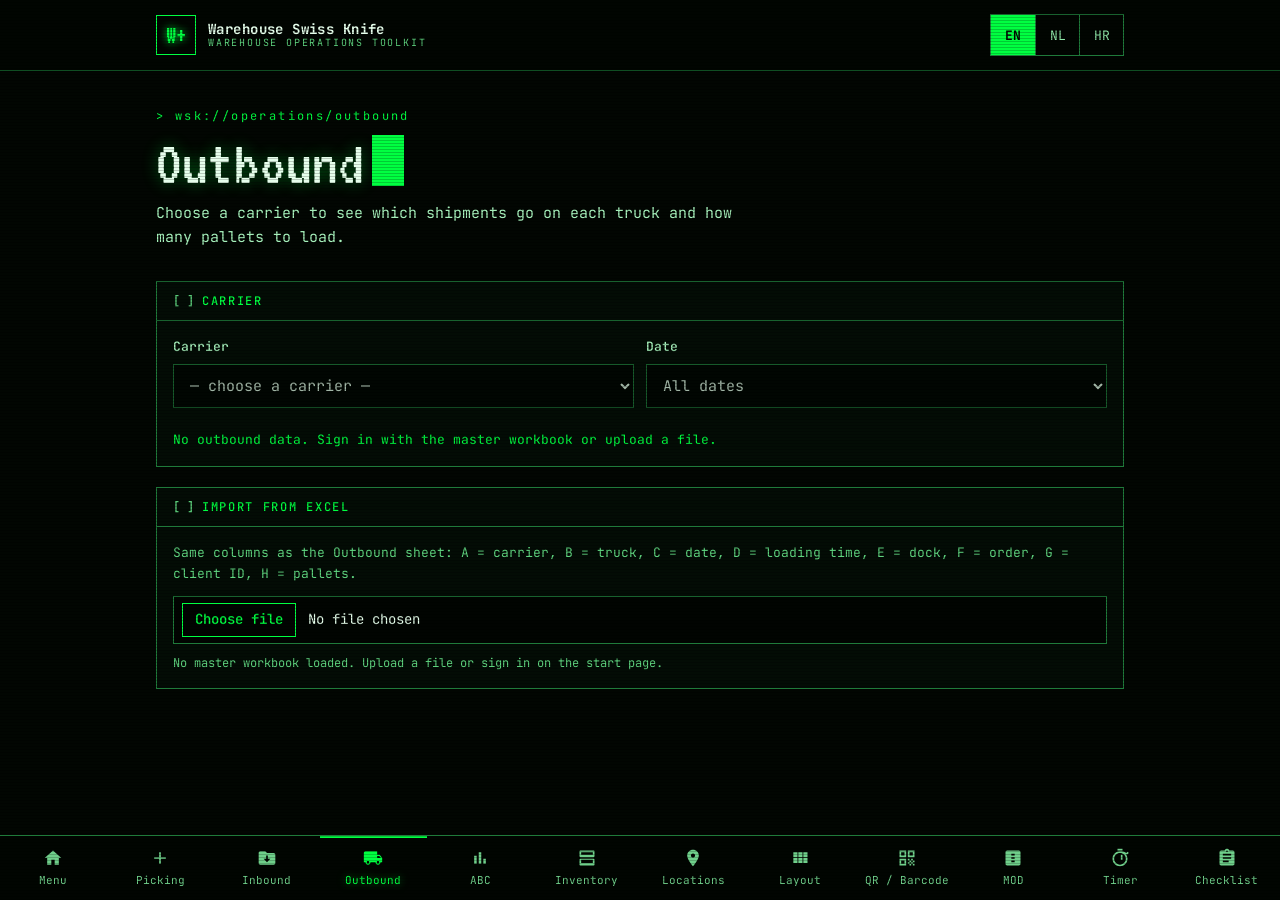
<file: outbound.html>
<!DOCTYPE html>
<html lang="en">
<head>
<meta charset="UTF-8">
<meta name="viewport" content="width=device-width, initial-scale=1.0, viewport-fit=cover">
<meta name="theme-color" content="#020602">
<link rel="manifest" href="manifest.json">
<link rel="icon" type="image/png" sizes="32x32" href="icons/favicon-32.png">
<link rel="apple-touch-icon" href="icons/apple-touch-icon.png">
<meta name="mobile-web-app-capable" content="yes">
<meta name="apple-mobile-web-app-capable" content="yes">
<meta name="apple-mobile-web-app-status-bar-style" content="black-translucent">
<meta name="apple-mobile-web-app-title" content="WSK">
<title>Outbound · Warehouse Swiss Knife</title>
<link rel="stylesheet" href="style.css">
<script src="xlsx.full.min.js"></script>
<style>
  .po-head { display: grid; grid-template-columns: repeat(auto-fit, minmax(140px, 1fr)); gap: 14px; }
  .kv span { display: block; font-size: 11px; letter-spacing: .12em; text-transform: uppercase; color: var(--muted); }
  .kv b { font-family: var(--display); font-weight: 400; font-size: 30px; line-height: 1; color: var(--white); }
  .kv b.good { color: var(--accent); }
  .kv b.warn { color: var(--warn); }
  tr.unknown td { background: rgba(255, 210, 63, .06); }
  .warn-tag { display: inline-block; margin-top: 4px; padding: 1px 6px; border: 1px dashed var(--warn); color: var(--warn); font-size: 11px; }
  .pt { font-size: 11px; letter-spacing: .08em; color: var(--muted); }
  .truck { border: 1px solid var(--line, #1a5c2c); margin: 0 0 14px; }
  .truck-h { display: flex; flex-wrap: wrap; gap: 8px 18px; align-items: baseline; padding: 10px 14px; background: rgba(0,255,65,.05); border-bottom: 1px solid var(--line, #1a5c2c); }
  .truck-h strong { font-family: var(--display); font-weight: 400; font-size: 24px; color: var(--white); }
  .truck-h .m { font-size: 12px; color: var(--muted); letter-spacing: .08em; }
  .truck-h .tot { margin-left: auto; color: var(--accent); font-family: var(--display); font-size: 24px; }
  .formula { padding: 8px 14px; font-size: 13px; color: var(--muted); border-top: 1px dashed var(--line, #1a5c2c); }
  .formula b { color: var(--accent); font-weight: 400; }
</style>
<script>
window.PAGE_I18N = {
  en: {
    doc_title: 'Outbound', page_title: 'Outbound', page_sub: 'Choose a carrier to see which shipments go on each truck and how many pallets to load.',
    sel_title: 'Carrier', lbl_carrier: 'Carrier', lbl_date: 'Date', opt_choose_carrier: '— choose a carrier —', opt_all_dates: 'All dates',
    opt_carrier: '{c} · trucks: {t} · pallets: {p}',
    k_trucks: 'Trucks', k_orders: 'Orders', k_pal: 'Pallets', k_clients: 'Clients',
    loads_title: 'Loads', col_order: 'Order', col_client: 'Client', col_pal: 'Pallets', col_lines: 'Lines', col_pcs: 'Pcs',
    t_load: 'Loading {time}', t_dock: 'Dock {dock}', t_pal: '{n} pall',
    excel_title: 'Import from Excel', excel_desc: 'Same columns as the Outbound sheet: A = carrier, B = truck, C = date, D = loading time, E = dock, F = order, G = client ID, H = pallets.',
    no_data: 'No outbound data. Sign in with the master workbook or upload a file.', choose: 'Choose a carrier.'
  },
  nl: {
    doc_title: 'Uitgaand', page_title: 'Uitgaand', page_sub: 'Kies een vervoerder om te zien welke zendingen op elke vrachtwagen gaan en hoeveel pallets er geladen worden.',
    sel_title: 'Vervoerder', lbl_carrier: 'Vervoerder', lbl_date: 'Datum', opt_choose_carrier: '— kies een vervoerder —', opt_all_dates: 'Alle datums',
    opt_carrier: '{c} · vrachtwagens: {t} · pallets: {p}',
    k_trucks: 'Vrachtwagens', k_orders: 'Orders', k_pal: 'Pallets', k_clients: 'Klanten',
    loads_title: 'Ladingen', col_order: 'Order', col_client: 'Klant', col_pal: 'Pallets', col_lines: 'Regels', col_pcs: 'St',
    t_load: 'Laden {time}', t_dock: 'Dock {dock}', t_pal: '{n} pall',
    excel_title: 'Importeren uit Excel', excel_desc: 'Dezelfde kolommen als het blad Outbound: A = vervoerder, B = vrachtwagen, C = datum, D = laadtijd, E = dock, F = order, G = klant-ID, H = pallets.',
    no_data: 'Geen uitgaande gegevens. Log in met het hoofdbestand of upload een bestand.', choose: 'Kies een vervoerder.'
  },
  hr: {
    doc_title: 'Izlaz robe', page_title: 'Izlaz robe', page_sub: 'Odaberite prijevoznika i pogledajte koje pošiljke idu na koji kamion i koliko paleta treba utovariti.',
    sel_title: 'Prijevoznik', lbl_carrier: 'Prijevoznik', lbl_date: 'Datum', opt_choose_carrier: '— odaberite prijevoznika —', opt_all_dates: 'Svi datumi',
    opt_carrier: '{c} · kamioni: {t} · palete: {p}',
    k_trucks: 'Kamioni', k_orders: 'Narudžbe', k_pal: 'Palete', k_clients: 'Klijenti',
    loads_title: 'Utovari', col_order: 'Narudžba', col_client: 'Klijent', col_pal: 'Palete', col_lines: 'Linije', col_pcs: 'Kom',
    t_load: 'Utovar {time}', t_dock: 'Dok {dock}', t_pal: '{n} pal',
    excel_title: 'Uvoz iz Excela', excel_desc: 'Isti stupci kao list Outbound: A = prijevoznik, B = kamion, C = datum, D = vrijeme utovara, E = dok, F = narudžba, G = ID klijenta, H = palete.',
    no_data: 'Nema podataka o izlazu. Prijavite se s glavnim Excelom ili učitajte datoteku.', choose: 'Odaberite prijevoznika.'
  }
};
</script>
<script src="i18n.js"></script>
<script src="session.js"></script>
</head>
<body data-page="outbound">
<header class="app-header">
  <div class="app-header-inner">
    <a class="brand" href="index.html"><span class="brand-mark">W+</span><span class="brand-text"><strong>Warehouse Swiss Knife</strong><span data-i18n="brand_sub">Warehouse operations toolkit</span></span></a>
    <div class="lang-switcher" data-lang-switcher></div>
  </div>
</header>

<section class="page-hero">
  <div class="kicker">&gt; wsk://operations/outbound</div>
  <h1 data-i18n="page_title">Outbound</h1>
  <p data-i18n="page_sub"></p>
</section>

<main class="container">
  <section class="card">
    <h2 data-i18n="sel_title">Carrier</h2>
    <div class="card-body">
      <div class="flex-row">
        <div class="form-group flex-1">
          <label for="selCarrier" data-i18n="lbl_carrier">Carrier</label>
          <select id="selCarrier"></select>
        </div>
        <div class="form-group flex-1">
          <label for="selDate" data-i18n="lbl_date">Date</label>
          <select id="selDate" disabled></select>
        </div>
      </div>
      <div class="status" id="selInfo" aria-live="polite"></div>
    </div>
  </section>

  <section class="card" id="loadCard" hidden>
    <h2><span data-i18n="loads_title">Loads</span> <span id="loadTitle" style="color: var(--white)"></span></h2>
    <div class="card-body">
      <div class="po-head" id="loadHead"></div>
    </div>
    <div class="card-body" id="trucks"></div>
  </section>

  <section class="card">
    <h2 data-i18n="excel_title">Import from Excel</h2>
    <div class="card-body">
      <p class="hint" data-i18n="excel_desc"></p>
      <input type="file" id="excelFile" accept=".xlsx,.xls,.csv">
      <div class="status" id="excelStatus" aria-live="polite"></div>
      <div class="src-line" id="srcLine"></div>
    </div>
  </section>
</main>

<nav class="nav-bar" data-nav></nav>

<script>
  const $ = (id) => document.getElementById(id);
  const str = (v) => v == null ? '' : String(v).trim();
  const num = (v) => { const n = parseFloat(v); return isNaN(n) ? 0 : n; };
  const fmtN = (n) => Number(n).toLocaleString({ en: 'en-GB', nl: 'nl-NL', hr: 'hr-HR' }[WSK.getLang()] || undefined);

  /* Outbound rows: A carrier, B truck, C date, D loading, E dock, F order, G client, H pallets */
  let ROWS = [];
  let CLIENTS = new Map(), ORDERS = new Map();

  function loadRows(data) {
    ROWS = (data.rows || []).slice(1).filter(r => r && str(r[0]) && str(r[5]));
    CLIENTS = new Map(WSKSession.sheet('clients').map(r => [str(r[0]), str(r[1])]));
    // Orders: A order, B line, C client, D date, E priority, F product, G quantity, H carrier
    ORDERS = new Map();
    WSKSession.sheet('orders').forEach(r => {
      const o = str(r[0]); if (!o) return;
      const x = ORDERS.get(o) || { lines: 0, pcs: 0 }; x.lines++; x.pcs += num(r[6]); ORDERS.set(o, x);
    });
    fillCarriers();
  }

  const source = WSKSession.wireModule({
    page: 'outbound', srcEl: $('srcLine'), load: loadRows,
    clear: () => { ROWS = []; fillCarriers(); },
    fromMain: () => {
      const r = WSKSession.sheet('outbound');
      return r.length ? { rows: [['carrier'], ...r] } : null;
    }
  });
  WSKSession.ready.then(() => { if (!ROWS.length) fillCarriers(); });

  $('excelFile').addEventListener('change', (e) => {
    const file = e.target.files[0];
    if (!file) return;
    WSK.readWorkbook(file, (wb) => {
      const data = { rows: WSK.sheetRows(wb, 0) };
      loadRows(data);
      WSK.setText($('excelStatus'), 'excel_loaded', { n: ROWS.length });
      source.saved(file.name, data);
    }, $('excelStatus'));
  });

  function fillCarriers() {
    const keep = $('selCarrier').value;
    const map = new Map();
    ROWS.forEach(r => {
      const c = str(r[0]), x = map.get(c) || { trucks: new Set(), p: 0 };
      x.trucks.add(str(r[1]) + '|' + str(r[2])); x.p += num(r[7]); map.set(c, x);
    });
    const ids = [...map.keys()].sort();
    $('selCarrier').innerHTML = `<option value="">${WSK.esc(WSK.t('opt_choose_carrier'))}</option>` +
      ids.map(c => `<option value="${WSK.esc(c)}">${WSK.esc(WSK.t('opt_carrier', { c, t: map.get(c).trucks.size, p: map.get(c).p }))}</option>`).join('');
    $('selCarrier').value = ids.includes(keep) ? keep : (ids.length === 1 ? ids[0] : '');
    $('selCarrier').disabled = !ids.length;
    WSK.setText($('selInfo'), ids.length ? 'choose' : 'no_data');
    fillDates();
  }

  function fillDates() {
    const c = $('selCarrier').value, sel = $('selDate'), keep = sel.value;
    const dates = [...new Set(ROWS.filter(r => str(r[0]) === c).map(r => str(r[2])))].sort();
    sel.innerHTML = `<option value="">${WSK.esc(WSK.t('opt_all_dates'))}</option>` +
      dates.map(d => `<option value="${WSK.esc(d)}">${WSK.esc(d)}</option>`).join('');
    sel.disabled = !c || dates.length < 2;
    sel.value = dates.includes(keep) ? keep : '';
    render();
  }

  function render() {
    const c = $('selCarrier').value, d = $('selDate').value;
    if (!c) { $('loadCard').hidden = true; if (ROWS.length) WSK.setText($('selInfo'), 'choose'); return; }
    $('selInfo').textContent = '';
    const rows = ROWS.filter(r => str(r[0]) === c && (!d || str(r[2]) === d));
    const trucks = new Map();
    rows.forEach(r => {
      const k = str(r[1]) + '|' + str(r[2]);
      const t = trucks.get(k) || { truck: str(r[1]), date: str(r[2]), time: str(r[3]), dock: str(r[4]), orders: [] };
      t.orders.push({ order: str(r[5]), client: str(r[6]), pal: num(r[7]) });
      trucks.set(k, t);
    });
    const list = [...trucks.values()].sort((a, b) => (a.date + a.time).localeCompare(b.date + b.time) || a.truck.localeCompare(b.truck));
    const totPal = rows.reduce((s, r) => s + num(r[7]), 0);
    const clients = new Set(rows.map(r => str(r[6])));
    const kv = (k, v, cls) => `<div class="kv"><span>${WSK.esc(WSK.t(k))}</span><b class="${cls || ''}">${WSK.esc(String(v))}</b></div>`;
    $('loadHead').innerHTML = kv('k_trucks', list.length) + kv('k_orders', rows.length) + kv('k_clients', clients.size) + kv('k_pal', totPal, 'good');
    $('loadTitle').textContent = '· ' + c;
    $('trucks').innerHTML = list.map(t => {
      const sum = t.orders.reduce((s, o) => s + o.pal, 0);
      const trs = t.orders.map(o => {
        const od = ORDERS.get(o.order);
        return `<tr><td><strong>${WSK.esc(o.order)}</strong></td>
          <td>${WSK.esc(o.client)} <span class="muted">${WSK.esc(CLIENTS.get(o.client) || '')}</span></td>
          <td class="num">${od ? od.lines : '—'}</td><td class="num">${od ? fmtN(od.pcs) : '—'}</td>
          <td class="num val-good">${o.pal}</td></tr>`;
      }).join('');
      const formula = t.orders.map(o => `${WSK.esc(o.order)}: ${WSK.esc(WSK.t('t_pal', { n: o.pal }))}`).join(' + ');
      return `<div class="truck">
        <div class="truck-h"><strong>${WSK.esc(t.truck)}</strong>
          <span class="m">${WSK.esc(t.date)}</span>
          <span class="m">${WSK.esc(WSK.t('t_load', { time: t.time || '--:--' }))}</span>
          <span class="m">${WSK.esc(WSK.t('t_dock', { dock: t.dock || '—' }))}</span>
          <span class="tot">${WSK.esc(WSK.t('t_pal', { n: sum }))}</span></div>
        <div class="table-wrap"><table><thead><tr>
          <th>${WSK.esc(WSK.t('col_order'))}</th><th>${WSK.esc(WSK.t('col_client'))}</th>
          <th>${WSK.esc(WSK.t('col_lines'))}</th><th>${WSK.esc(WSK.t('col_pcs'))}</th><th>${WSK.esc(WSK.t('col_pal'))}</th>
        </tr></thead><tbody>${trs}</tbody></table></div>
        <div class="formula">[${formula}] = <b>${WSK.esc(WSK.t('t_pal', { n: sum }))}</b></div>
      </div>`;
    }).join('');
    $('loadCard').hidden = false;
  }

  $('selCarrier').addEventListener('change', () => { $('selDate').value = ''; fillDates(); });
  $('selDate').addEventListener('change', render);
  document.addEventListener('wsk:langchange', fillCarriers);
</script>
</body>
</html>
</file>
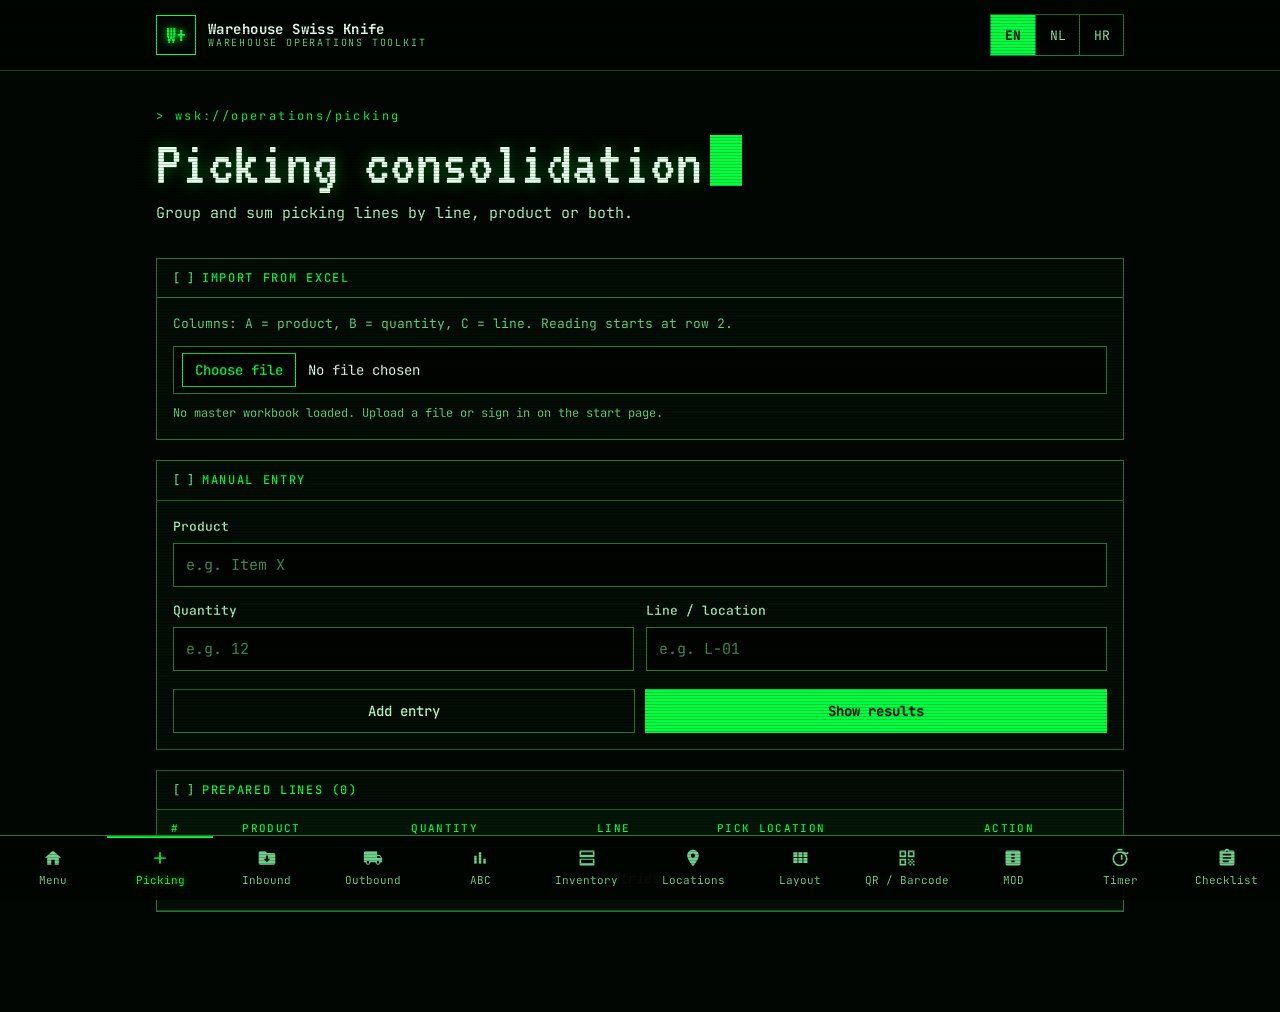
<file: picking.html>
<!DOCTYPE html>
<html lang="en">
<head>
<meta charset="UTF-8">
<meta name="viewport" content="width=device-width, initial-scale=1.0, viewport-fit=cover">
<meta name="theme-color" content="#020602">
<link rel="manifest" href="manifest.json">
<link rel="icon" type="image/png" sizes="32x32" href="icons/favicon-32.png">
<link rel="apple-touch-icon" href="icons/apple-touch-icon.png">
<meta name="mobile-web-app-capable" content="yes">
<meta name="apple-mobile-web-app-capable" content="yes">
<meta name="apple-mobile-web-app-status-bar-style" content="black-translucent">
<meta name="apple-mobile-web-app-title" content="WSK">
<title>Picking · Warehouse Swiss Knife</title>
<link rel="stylesheet" href="style.css">
<script src="xlsx.full.min.js"></script>
<script src="warehouse.js"></script>
<script>
window.PAGE_I18N = {
  en: {
    doc_title: 'Picking', page_title: 'Picking consolidation', page_sub: 'Group and sum picking lines by line, product or both.',
    excel_title: 'Import from Excel', excel_desc: 'Columns: A = product, B = quantity, C = line. Reading starts at row 2.',
    manual_title: 'Manual entry', lbl_prod_name: 'Product', ph_prod_name: 'e.g. Item X',
    lbl_total_qty: 'Quantity', ph_total_qty: 'e.g. 12', lbl_line: 'Line / location', ph_line: 'e.g. L-01',
    btn_add: 'Add entry', btn_show: 'Show results', prepared_lines: 'Prepared lines',
    col_prod: 'Product', col_total: 'Quantity', col_line: 'Line', col_action: 'Action',
    modal_title: 'Consolidated picking results', lbl_group_by: 'Group by', opt_by_line: 'Line (total per line)',
    opt_by_product: 'Product (total per product)', opt_by_both: 'Product and line',
    lbl_sort_by: 'Sort by', opt_sort_qty: 'Quantity (high to low)', opt_sort_name: 'Name / line (A–Z)',
    btn_close: 'Close', btn_clear: 'Clear data',
    msg_fill: 'Fill in product, quantity and line.', msg_no_items: 'Add at least one line first.',
    sel_title: 'Order', lbl_client: 'Client', lbl_order: 'Order number', opt_choose_client: '— choose a client —', opt_choose_order: '— choose an order —',
    opt_order: '{o} · {n} lines', info_order: '{p} · {c} · {d} · {n} lines · {q} pcs', urgent: 'Urgent', normal: 'Normal',
    line_n: 'Line {n}', col_loc: 'Pick location', col_desc: 'Description', not_floor: 'no floor stock', upper: 'upper level', no_stock: 'not in stock',
    order_loaded: 'Order {o} loaded: {n} lines.'
  },
  nl: {
    doc_title: 'Picking', page_title: 'Picking consolidatie', page_sub: 'Groepeer en tel pickregels op per regel, product of beide.',
    excel_title: 'Importeren uit Excel', excel_desc: 'Kolommen: A = product, B = aantal, C = regel. Inlezen begint bij rij 2.',
    manual_title: 'Handmatige invoer', lbl_prod_name: 'Product', ph_prod_name: 'bijv. Artikel X',
    lbl_total_qty: 'Aantal', ph_total_qty: 'bijv. 12', lbl_line: 'Regel / locatie', ph_line: 'bijv. L-01',
    btn_add: 'Toevoegen', btn_show: 'Toon resultaten', prepared_lines: 'Voorbereide regels',
    col_prod: 'Product', col_total: 'Aantal', col_line: 'Regel', col_action: 'Actie',
    modal_title: 'Geconsolideerde pickresultaten', lbl_group_by: 'Groeperen op', opt_by_line: 'Regel (totaal per regel)',
    opt_by_product: 'Product (totaal per product)', opt_by_both: 'Product en regel',
    lbl_sort_by: 'Sorteren op', opt_sort_qty: 'Aantal (hoog naar laag)', opt_sort_name: 'Naam / regel (A–Z)',
    btn_close: 'Sluiten', btn_clear: 'Gegevens wissen',
    msg_fill: 'Vul product, aantal en regel in.', msg_no_items: 'Voeg eerst minstens één regel toe.',
    sel_title: 'Order', lbl_client: 'Klant', lbl_order: 'Ordernummer', opt_choose_client: '— kies een klant —', opt_choose_order: '— kies een order —',
    opt_order: '{o} · {n} regels', info_order: '{p} · {c} · {d} · {n} regels · {q} st', urgent: 'Spoed', normal: 'Normaal',
    line_n: 'Regel {n}', col_loc: 'Picklocatie', col_desc: 'Omschrijving', not_floor: 'geen voorraad op de vloer', upper: 'hoger niveau', no_stock: 'niet op voorraad',
    order_loaded: 'Order {o} geladen: {n} regels.'
  },
  hr: {
    doc_title: 'Picking', page_title: 'Picking konsolidacija', page_sub: 'Grupiranje i zbrajanje stavki po liniji, proizvodu ili oboje.',
    excel_title: 'Uvoz iz Excela', excel_desc: 'Stupci: A = proizvod, B = količina, C = linija. Čitanje počinje od 2. reda.',
    manual_title: 'Ručni unos', lbl_prod_name: 'Proizvod', ph_prod_name: 'npr. Artikl X',
    lbl_total_qty: 'Količina', ph_total_qty: 'npr. 12', lbl_line: 'Linija / lokacija', ph_line: 'npr. L-01',
    btn_add: 'Dodaj unos', btn_show: 'Prikaži rezultate', prepared_lines: 'Pripremljene linije',
    col_prod: 'Proizvod', col_total: 'Količina', col_line: 'Linija', col_action: 'Akcija',
    modal_title: 'Konsolidirani picking rezultati', lbl_group_by: 'Grupiraj po', opt_by_line: 'Liniji (ukupno po liniji)',
    opt_by_product: 'Proizvodu (ukupno po proizvodu)', opt_by_both: 'Proizvodu i liniji',
    lbl_sort_by: 'Sortiraj po', opt_sort_qty: 'Količini (od najveće)', opt_sort_name: 'Nazivu / liniji (A–Ž)',
    btn_close: 'Zatvori', btn_clear: 'Očisti podatke',
    msg_fill: 'Popunite proizvod, količinu i liniju.', msg_no_items: 'Najprije dodajte barem jednu liniju.',
    sel_title: 'Narudžba', lbl_client: 'Klijent', lbl_order: 'Broj narudžbe', opt_choose_client: '— odaberite klijenta —', opt_choose_order: '— odaberite narudžbu —',
    opt_order: '{o} · {n} linija', info_order: '{p} · {c} · {d} · {n} linija · {q} kom', urgent: 'Hitno', normal: 'Normalno',
    line_n: 'Linija {n}', col_loc: 'Picking lokacija', col_desc: 'Opis', not_floor: 'nema na podu', upper: 'viši nivo', no_stock: 'nema na zalihi',
    order_loaded: 'Narudžba {o} učitana: {n} linija.'
  }
};
</script>
<script src="i18n.js"></script>
<script src="session.js"></script>
</head>
<body data-page="picking">
<header class="app-header">
  <div class="app-header-inner">
    <a class="brand" href="index.html"><span class="brand-mark">W+</span><span class="brand-text"><strong>Warehouse Swiss Knife</strong><span data-i18n="brand_sub">Warehouse operations toolkit</span></span></a>
    <div class="lang-switcher" data-lang-switcher></div>
  </div>
</header>

<section class="page-hero">
  <div class="kicker">&gt; wsk://operations/picking</div>
  <h1 data-i18n="page_title">Picking consolidation</h1>
  <p data-i18n="page_sub"></p>
</section>

<main class="container">
  <section class="card" id="selCard" hidden>
    <h2 data-i18n="sel_title">Order</h2>
    <div class="card-body">
      <div class="flex-row">
        <div class="form-group flex-1">
          <label for="selClient" data-i18n="lbl_client">Client</label>
          <select id="selClient"></select>
        </div>
        <div class="form-group flex-1">
          <label for="selOrder" data-i18n="lbl_order">Order number</label>
          <select id="selOrder" disabled></select>
        </div>
      </div>
      <div class="status" id="orderInfo" aria-live="polite"></div>
    </div>
  </section>

  <section class="card">
    <h2 data-i18n="excel_title">Import from Excel</h2>
    <div class="card-body">
      <p class="hint" data-i18n="excel_desc"></p>
      <input type="file" id="excelFile" accept=".xlsx,.xls,.csv">
      <div class="status" id="excelStatus" aria-live="polite"></div>
      <div class="src-line" id="srcLine"></div>
    </div>
  </section>

  <section class="card">
    <h2 data-i18n="manual_title">Manual entry</h2>
    <div class="card-body">
      <div class="form-group">
        <label for="prodName" data-i18n="lbl_prod_name">Product</label>
        <input type="text" id="prodName" data-i18n-placeholder="ph_prod_name">
      </div>
      <div class="flex-row">
        <div class="form-group flex-1">
          <label for="prodTotal" data-i18n="lbl_total_qty">Quantity</label>
          <input type="number" id="prodTotal" min="1" inputmode="numeric" data-i18n-placeholder="ph_total_qty">
        </div>
        <div class="form-group flex-1">
          <label for="prodLine" data-i18n="lbl_line">Line / location</label>
          <input type="text" id="prodLine" data-i18n-placeholder="ph_line">
        </div>
      </div>
      <div class="btn-group">
        <button type="button" class="btn btn-secondary" onclick="addManualEntry()" data-i18n="btn_add">Add entry</button>
        <button type="button" class="btn btn-primary" onclick="processAndShowResults()" data-i18n="btn_show">Show results</button>
      </div>
    </div>
  </section>

  <section class="card">
    <h2><span data-i18n="prepared_lines">Prepared lines</span> <span>(<span id="entryCount">0</span>)</span></h2>
    <div class="table-wrap">
      <table id="bufferTable">
        <thead>
          <tr>
            <th>#</th>
            <th data-i18n="col_prod">Product</th>
            <th data-i18n="col_total">Quantity</th>
            <th data-i18n="col_line">Line</th>
            <th data-i18n="col_loc">Pick location</th>
            <th data-i18n="col_action">Action</th>
          </tr>
        </thead>
        <tbody></tbody>
      </table>
    </div>
  </section>
</main>

<div id="resultModal" class="modal-overlay" role="dialog" aria-modal="true" aria-labelledby="modalTitle">
  <div class="modal-content">
    <h2 id="modalTitle" data-i18n="modal_title">Consolidated picking results</h2>
    <div class="modal-body">
      <div class="flex-row">
        <div class="form-group flex-1">
          <label for="groupBy" data-i18n="lbl_group_by">Group by</label>
          <select id="groupBy" onchange="recalculateResults()">
            <option value="line" data-i18n="opt_by_line">Line</option>
            <option value="product" data-i18n="opt_by_product">Product</option>
            <option value="both" data-i18n="opt_by_both">Product and line</option>
          </select>
        </div>
        <div class="form-group flex-1">
          <label for="sortBy" data-i18n="lbl_sort_by">Sort by</label>
          <select id="sortBy" onchange="renderResults()">
            <option value="total" data-i18n="opt_sort_qty">Quantity</option>
            <option value="name" data-i18n="opt_sort_name">Name / line</option>
          </select>
        </div>
      </div>
    </div>
    <div class="table-wrap">
      <table id="resultsTable">
        <thead id="resultsHead"></thead>
        <tbody id="resultsBody"></tbody>
      </table>
    </div>
    <div class="modal-body">
      <div class="btn-group">
        <button type="button" class="btn btn-secondary" onclick="closeModal()" data-i18n="btn_close">Close</button>
        <button type="button" class="btn btn-danger" onclick="clearAllData()" data-i18n="btn_clear">Clear data</button>
      </div>
    </div>
  </div>
</div>

<nav class="nav-bar" data-nav></nav>

<script>
  let rawEntries = [], aggregatedResults = [];
  const $ = (id) => document.getElementById(id);

  /* rows: A = product, B = quantity, C = line (row 1 = header) */
  function loadRows(data) {
    const rows = data.rows || [];
    rawEntries = [];
    for (let i = 1; i < rows.length; i++) {
      const r = rows[i];
      if (!r || r.length < 3) continue;
      const product = String(r[0] ?? '').trim();
      const line = String(r[2] ?? '').trim();
      if (product && line) rawEntries.push({ product, total: parseInt(r[1], 10) || 0, line });
    }
    WSK.setText($('excelStatus'), 'excel_loaded', { n: rawEntries.length });
    updateBufferTable();
  }

  // own Excel file: lines as before. Master workbook: choose client → order (below).
  const source = WSKSession.wireModule({
    page: 'picking', srcEl: $('srcLine'), load: loadRows,
    clear: () => { rawEntries = []; updateBufferTable(); },
    fromMain: () => null
  });

  /* ---------- client → order (master workbook) ----------
     Orders: A order, B line, C client, D date, E priority, F product, G quantity, H carrier */
  const str = (v) => v == null ? '' : String(v).trim();
  let ORD = [], CLIENTS = new Map(), DESC = new Map(), PICK = new Map();

  function buildPickLocations() {
    // floor locations first (level 0), most stock first; otherwise the upper level with most stock
    PICK = new Map();
    WSKSession.sheet('stock').forEach(r => {
      const loc = WSKWarehouse ? WSKWarehouse.parseLoc(r[0]) : null, code = str(r[1]);
      if (!loc || !code) return;
      const q = parseFloat(r[3]) || 0;
      if (!PICK.has(code)) PICK.set(code, []);
      PICK.get(code).push({ code: loc.code, lvl: loc.lvl, qty: q });
    });
    PICK.forEach(list => list.sort((a, b) => (a.lvl === 0 ? 0 : 1) - (b.lvl === 0 ? 0 : 1) || b.qty - a.qty));
  }

  function initOrders() {
    ORD = WSKSession.sheet('orders').filter(r => str(r[0]) && str(r[5]));
    if (!ORD.length) { $('selCard').hidden = true; return; }
    CLIENTS = new Map(WSKSession.sheet('clients').map(r => [str(r[0]), str(r[1])]));
    DESC = new Map(WSKSession.sheet('masterdata').map(r => [str(r[0]), str(r[1])]));
    buildPickLocations();
    $('selCard').hidden = false;
    fillClients();
  }

  function fillClients() {
    const keep = $('selClient').value;
    const ids = [...new Set(ORD.map(r => str(r[2])))].sort();
    $('selClient').innerHTML = `<option value="">${WSK.esc(WSK.t('opt_choose_client'))}</option>` +
      ids.map(id => `<option value="${WSK.esc(id)}">${WSK.esc(id)} · ${WSK.esc(CLIENTS.get(id) || '')}</option>`).join('');
    $('selClient').value = ids.includes(keep) ? keep : '';
    fillOrders();
  }

  function fillOrders() {
    const cid = $('selClient').value, keep = $('selOrder').value;
    const sel = $('selOrder');
    if (!cid) { sel.innerHTML = `<option value="">${WSK.esc(WSK.t('opt_choose_order'))}</option>`; sel.disabled = true; showOrderInfo(); return; }
    const counts = new Map();
    ORD.filter(r => str(r[2]) === cid).forEach(r => counts.set(str(r[0]), (counts.get(str(r[0])) || 0) + 1));
    const nos = [...counts.keys()].sort((a, b) => a.localeCompare(b, undefined, { numeric: true }));
    sel.innerHTML = `<option value="">${WSK.esc(WSK.t('opt_choose_order'))}</option>` +
      nos.map(o => `<option value="${WSK.esc(o)}">${WSK.esc(WSK.t('opt_order', { o, n: counts.get(o) }))}</option>`).join('');
    sel.disabled = false;
    sel.value = nos.includes(keep) ? keep : '';
    showOrderInfo();
  }

  function orderLines(no) {
    return ORD.filter(r => str(r[0]) === no).sort((a, b) => (parseInt(a[1], 10) || 0) - (parseInt(b[1], 10) || 0));
  }

  function showOrderInfo() {
    const no = $('selOrder').value;
    if (!no) { WSK.setText($('orderInfo'), null); return; }
    const lines = orderLines(no), f = lines[0];
    const urgent = /^(urgent|hitno|spoed)/i.test(str(f[4]));
    const pcs = lines.reduce((s, r) => s + (parseFloat(r[6]) || 0), 0);
    $('orderInfo').removeAttribute('data-i18n');
    $('orderInfo').textContent = WSK.t('info_order', { p: WSK.t(urgent ? 'urgent' : 'normal'), c: str(f[7]) || '—', d: str(f[3]), n: lines.length, q: pcs.toLocaleString() });
    $('orderInfo').style.color = urgent ? 'var(--warn)' : '';
  }

  function loadOrder() {
    const no = $('selOrder').value;
    showOrderInfo();
    if (!no) return;
    rawEntries = orderLines(no).map((r, i) => {
      const n = parseInt(r[1], 10) || i + 1;
      return { product: str(r[5]), total: parseInt(r[6], 10) || 0, line: String(n), lineNo: n, desc: DESC.get(str(r[5])) || '' };
    });
    WSK.setText($('excelStatus'), 'order_loaded', { o: no, n: rawEntries.length });
    updateBufferTable();
  }

  $('selClient').addEventListener('change', () => { $('selOrder').value = ''; fillOrders(); });
  $('selOrder').addEventListener('change', loadOrder);
  WSKSession.ready.then(initOrders);

  const lineLabel = (item) => item.lineNo ? WSK.t('line_n', { n: item.lineNo }) : item.line;

  function pickCell(item) {
    const list = PICK.get(item.product);
    if (!list || !list.length) return `<span class="muted">${item.lineNo ? WSK.esc(WSK.t('no_stock')) : ''}</span>`;
    const best = list[0];
    const note = best.lvl === 0 ? `<span class="muted"> · ${best.qty}</span>` : `<span class="muted"> · ${WSK.esc(WSK.t('upper'))}</span>`;
    return `<span class="loc-tag">${WSK.esc(best.code)}</span>${note}`;
  }

  $('excelFile').addEventListener('change', (e) => {
    const file = e.target.files[0];
    if (!file) return;
    WSK.readWorkbook(file, (wb) => {
      const data = { rows: WSK.sheetRows(wb, 0) };
      loadRows(data);
      source.saved(file.name, data);
    }, $('excelStatus'));
  });

  function addManualEntry() {
    const product = $('prodName').value.trim();
    const total = parseInt($('prodTotal').value, 10);
    const line = $('prodLine').value.trim();
    if (!product || isNaN(total) || !line) { alert(WSK.t('msg_fill')); return; }
    rawEntries.push({ product, total, line });
    $('prodName').value = ''; $('prodTotal').value = ''; $('prodLine').value = '';
    $('prodName').focus();
    updateBufferTable();
  }

  function removeEntry(idx) { rawEntries.splice(idx, 1); updateBufferTable(); }

  function updateBufferTable() {
    const tbody = document.querySelector('#bufferTable tbody');
    $('entryCount').textContent = rawEntries.length;
    if (!rawEntries.length) {
      tbody.innerHTML = `<tr><td colspan="6" class="empty-cell">${WSK.esc(WSK.t('no_rows'))}</td></tr>`;
      return;
    }
    tbody.innerHTML = rawEntries.map((item, i) => `
      <tr>
        <td class="num">${i + 1}</td>
        <td><strong>${WSK.esc(item.product)}</strong>${item.desc ? `<div class="muted" style="font-size:12px">${WSK.esc(item.desc)}</div>` : ''}</td>
        <td class="num">${item.total}</td>
        <td><span class="loc-tag">${WSK.esc(lineLabel(item))}</span></td>
        <td>${pickCell(item)}</td>
        <td><button type="button" class="btn btn-danger btn-sm" onclick="removeEntry(${i})" aria-label="${WSK.esc(WSK.t('remove'))}">×</button></td>
      </tr>`).join('');
  }

  function processAndShowResults() {
    if (!rawEntries.length) { alert(WSK.t('msg_no_items')); return; }
    recalculateResults();
    $('resultModal').classList.add('open');
  }
  function closeModal() { $('resultModal').classList.remove('open'); }
  function clearAllData() {
    rawEntries = []; aggregatedResults = [];
    updateBufferTable(); closeModal();
    WSK.resetFile($('excelFile')); WSK.setText($('excelStatus'), null);
  }

  function recalculateResults() {
    const mode = $('groupBy').value;
    const map = new Map();
    rawEntries.forEach(item => {
      const key = mode === 'line' ? item.line.toUpperCase()
        : mode === 'product' ? item.product.toUpperCase()
        : item.product.toUpperCase() + '__' + item.line.toUpperCase();
      if (!map.has(key)) map.set(key, { label: mode === 'line' ? item.line : item.product, product: item.product, line: item.line, lineNo: item.lineNo, total: 0 });
      map.get(key).total += item.total;
    });
    aggregatedResults = Array.from(map.values());
    renderResults();
  }

  function renderResults() {
    const sortBy = $('sortBy').value;
    const mode = $('groupBy').value;
    aggregatedResults.sort((a, b) => sortBy === 'total'
      ? b.total - a.total
      : (mode === 'line' && a.lineNo && b.lineNo) ? a.lineNo - b.lineNo
      : (a.label + a.line).localeCompare(b.label + b.line, undefined, { numeric: true }));

    $('resultsHead').innerHTML = mode === 'both'
      ? `<tr><th>${WSK.esc(WSK.t('col_prod'))}</th><th>${WSK.esc(WSK.t('col_line'))}</th><th>${WSK.esc(WSK.t('col_total'))}</th></tr>`
      : `<tr><th>${WSK.esc(WSK.t(mode === 'line' ? 'col_line' : 'col_prod'))}</th><th>${WSK.esc(WSK.t('col_total'))}</th></tr>`;

    $('resultsBody').innerHTML = aggregatedResults.map(item => mode === 'both'
      ? `<tr><td><strong>${WSK.esc(item.product)}</strong></td><td><span class="loc-tag">${WSK.esc(lineLabel(item))}</span></td><td class="num val-good">${item.total}</td></tr>`
      : `<tr><td>${mode === 'line' ? `<span class="loc-tag">${WSK.esc(lineLabel(item))}</span>` : `<strong>${WSK.esc(item.label)}</strong>`}</td><td class="num val-good">${item.total}</td></tr>`
    ).join('');
  }

  $('resultModal').addEventListener('click', (e) => { if (e.target.id === 'resultModal') closeModal(); });
  document.addEventListener('keydown', (e) => { if (e.key === 'Escape') closeModal(); });
  document.addEventListener('wsk:langchange', () => {
    if (ORD.length) { fillClients(); }
    updateBufferTable();
    if ($('resultModal').classList.contains('open')) renderResults();
  });
  updateBufferTable();
</script>
</body>
</html>
</file>
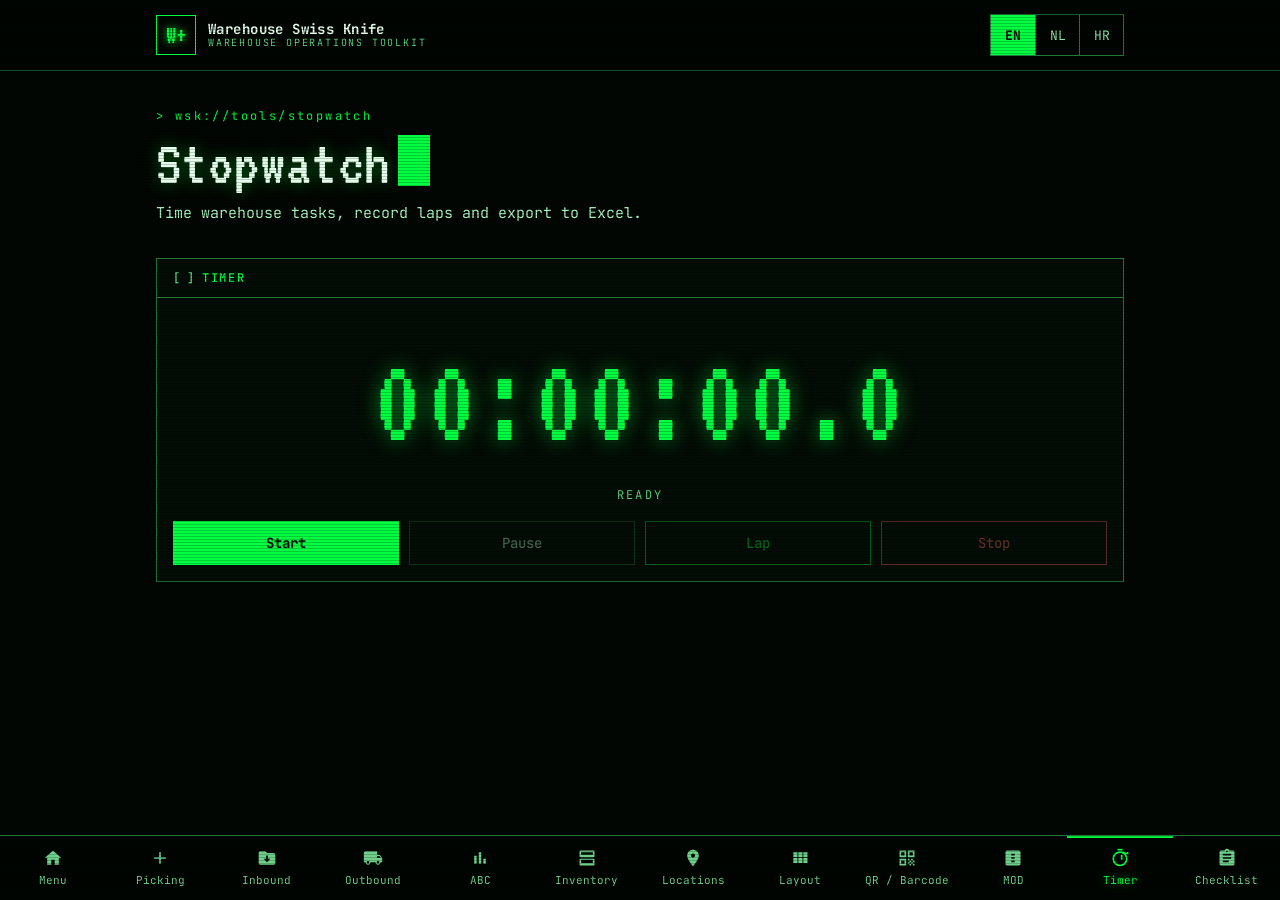
<file: stopwatch.html>
<!DOCTYPE html>
<html lang="en">
<head>
<meta charset="UTF-8">
<meta name="viewport" content="width=device-width, initial-scale=1.0, viewport-fit=cover">
<meta name="theme-color" content="#020602">
<link rel="manifest" href="manifest.json">
<link rel="icon" type="image/png" sizes="32x32" href="icons/favicon-32.png">
<link rel="apple-touch-icon" href="icons/apple-touch-icon.png">
<meta name="mobile-web-app-capable" content="yes">
<meta name="apple-mobile-web-app-capable" content="yes">
<meta name="apple-mobile-web-app-status-bar-style" content="black-translucent">
<meta name="apple-mobile-web-app-title" content="WSK">
<title>Stopwatch · Warehouse Swiss Knife</title>
<link rel="stylesheet" href="style.css">
<script src="xlsx.full.min.js"></script>
<style>
  .timer-display {
    font-family: var(--display);
    font-size: clamp(4rem, 18vw, 8rem);
    line-height: 1;
    text-align: center;
    color: var(--accent);
    text-shadow: 0 0 20px rgba(0, 255, 65, .55);
    padding: 24px 8px 20px;
    font-variant-numeric: tabular-nums;
    letter-spacing: .02em;
  }
  .timer-state { text-align: center; font-size: 12px; letter-spacing: .2em; color: var(--muted); text-transform: uppercase; margin-bottom: 16px; }
  .timer-state.running { color: var(--accent); }
</style>
<script>
window.PAGE_I18N = {
  en: {
    doc_title: 'Stopwatch', page_title: 'Stopwatch', page_sub: 'Time warehouse tasks, record laps and export to Excel.',
    timer_title: 'Timer', state_ready: 'ready', state_running: 'running', state_paused: 'paused', state_stopped: 'stopped',
    btn_start: 'Start', btn_resume: 'Resume', btn_pause: 'Pause', btn_lap: 'Lap', btn_stop: 'Stop',
    recorded_laps: 'Recorded times', col_split: 'Lap time', col_total: 'Total time',
    btn_export: 'Download Excel', btn_reset: 'Reset', confirm_reset: 'Delete all recorded times?',
    xl_sheet: 'Timer results', xl_file: 'stopwatch'
  },
  nl: {
    doc_title: 'Stopwatch', page_title: 'Stopwatch', page_sub: 'Meet magazijntaken, leg rondes vast en exporteer naar Excel.',
    timer_title: 'Timer', state_ready: 'gereed', state_running: 'loopt', state_paused: 'gepauzeerd', state_stopped: 'gestopt',
    btn_start: 'Start', btn_resume: 'Hervatten', btn_pause: 'Pauze', btn_lap: 'Ronde', btn_stop: 'Stop',
    recorded_laps: 'Vastgelegde tijden', col_split: 'Rondetijd', col_total: 'Totale tijd',
    btn_export: 'Excel downloaden', btn_reset: 'Resetten', confirm_reset: 'Alle vastgelegde tijden verwijderen?',
    xl_sheet: 'Timerresultaten', xl_file: 'stopwatch'
  },
  hr: {
    doc_title: 'Štoperica', page_title: 'Štoperica', page_sub: 'Mjerenje radnih operacija, bilježenje međuvremena i izvoz u Excel.',
    timer_title: 'Mjerač', state_ready: 'spremno', state_running: 'mjeri', state_paused: 'pauza', state_stopped: 'zaustavljeno',
    btn_start: 'Početak', btn_resume: 'Nastavi', btn_pause: 'Pauza', btn_lap: 'Međuvrijeme', btn_stop: 'Kraj',
    recorded_laps: 'Zabilježena vremena', col_split: 'Međuvrijeme', col_total: 'Ukupno vrijeme',
    btn_export: 'Preuzmi Excel', btn_reset: 'Resetiraj', confirm_reset: 'Obrisati sva zabilježena vremena?',
    xl_sheet: 'Rezultati mjerenja', xl_file: 'stoperica'
  }
};
</script>
<script src="i18n.js"></script>
</head>
<body data-page="stopwatch">
<header class="app-header">
  <div class="app-header-inner">
    <a class="brand" href="index.html"><span class="brand-mark">W+</span><span class="brand-text"><strong>Warehouse Swiss Knife</strong><span data-i18n="brand_sub">Warehouse operations toolkit</span></span></a>
    <div class="lang-switcher" data-lang-switcher></div>
  </div>
</header>

<section class="page-hero">
  <div class="kicker">&gt; wsk://tools/stopwatch</div>
  <h1 data-i18n="page_title">Stopwatch</h1>
  <p data-i18n="page_sub"></p>
</section>

<main class="container">
  <section class="card">
    <h2 data-i18n="timer_title">Timer</h2>
    <div class="card-body">
      <div class="timer-display" id="display" role="timer" aria-live="off">00:00:00.0</div>
      <div class="timer-state" id="timerState" data-i18n="state_ready">ready</div>
      <div class="btn-group">
        <button type="button" class="btn btn-primary" id="btnStart" onclick="startTimer()" data-i18n="btn_start">Start</button>
        <button type="button" class="btn btn-secondary" id="btnPause" onclick="pauseTimer()" disabled data-i18n="btn_pause">Pause</button>
        <button type="button" class="btn btn-success" id="btnCheckpoint" onclick="addCheckpoint()" disabled data-i18n="btn_lap">Lap</button>
        <button type="button" class="btn btn-danger" id="btnStop" onclick="stopTimer()" disabled data-i18n="btn_stop">Stop</button>
      </div>
    </div>
  </section>

  <section class="card" id="resultsCard" hidden>
    <h2 data-i18n="recorded_laps">Recorded times</h2>
    <div class="table-wrap">
      <table id="checkpointTable">
        <thead>
          <tr>
            <th>#</th>
            <th data-i18n="col_split">Lap time</th>
            <th data-i18n="col_total">Total time</th>
          </tr>
        </thead>
        <tbody></tbody>
      </table>
    </div>
    <div class="card-body">
      <div class="btn-group">
        <button type="button" class="btn btn-primary" onclick="downloadExcel()" data-i18n="btn_export">Download Excel</button>
        <button type="button" class="btn btn-danger" onclick="resetAll()" data-i18n="btn_reset">Reset</button>
      </div>
    </div>
  </section>
</main>

<nav class="nav-bar" data-nav></nav>

<script>
  let timerInterval = null, startTime = null, elapsedTime = 0, isRunning = false, checkpoints = [], lastCheckpointElapsed = 0;
  const $ = (id) => document.getElementById(id);

  function formatTime(ms) {
    const h = Math.floor(ms / 3600000);
    const m = Math.floor((ms % 3600000) / 60000);
    const s = Math.floor((ms % 60000) / 1000);
    const d = Math.floor((ms % 1000) / 100);
    return `${String(h).padStart(2, '0')}:${String(m).padStart(2, '0')}:${String(s).padStart(2, '0')}.${d}`;
  }

  function currentTotal() { return elapsedTime + (isRunning ? Date.now() - startTime : 0); }
  function updateDisplay() { $('display').textContent = formatTime(currentTotal()); }

  function setState(key) {
    WSK.setText($('timerState'), key);
    $('timerState').classList.toggle('running', key === 'state_running');
  }

  function setButtons({ start, pause, lap, stop }) {
    $('btnStart').disabled = !start; $('btnPause').disabled = !pause;
    $('btnCheckpoint').disabled = !lap; $('btnStop').disabled = !stop;
  }

  function startTimer() {
    if (isRunning) return;
    startTime = Date.now();
    timerInterval = setInterval(updateDisplay, 50);
    isRunning = true;
    setButtons({ start: false, pause: true, lap: true, stop: true });
    setState('state_running');
  }

  function pauseTimer() {
    if (!isRunning) return;
    clearInterval(timerInterval);
    elapsedTime += Date.now() - startTime;
    isRunning = false;
    updateDisplay();
    setButtons({ start: true, pause: false, lap: true, stop: true });
    WSK.setText($('btnStart'), 'btn_resume');
    setState('state_paused');
  }

  function addCheckpoint() {
    const total = currentTotal();
    checkpoints.push({ split: formatTime(total - lastCheckpointElapsed), total: formatTime(total) });
    lastCheckpointElapsed = total;
    renderCheckpoints();
  }

  function stopTimer() {
    pauseTimer();
    if (lastCheckpointElapsed !== currentTotal()) addCheckpoint();
    setButtons({ start: false, pause: false, lap: false, stop: false });
    setState('state_stopped');
  }

  function renderCheckpoints() {
    $('resultsCard').hidden = checkpoints.length === 0;
    document.querySelector('#checkpointTable tbody').innerHTML = checkpoints.map((cp, i) => `
      <tr><td class="num">${i + 1}</td><td class="num"><strong>${cp.split}</strong></td><td class="num val-good">${cp.total}</td></tr>`).join('');
  }

  function downloadExcel() {
    if (!checkpoints.length) return;
    if (typeof XLSX === 'undefined') { alert(WSK.t('xlsx_missing')); return; }
    const rows = checkpoints.map((cp, i) => ({ '#': i + 1, [WSK.t('col_split')]: cp.split, [WSK.t('col_total')]: cp.total }));
    const ws = XLSX.utils.json_to_sheet(rows);
    const wb = XLSX.utils.book_new();
    XLSX.utils.book_append_sheet(wb, ws, WSK.t('xl_sheet').slice(0, 31));
    XLSX.writeFile(wb, `${WSK.t('xl_file')}.xlsx`);
  }

  function resetAll() {
    if (checkpoints.length && !confirm(WSK.t('confirm_reset'))) return;
    clearInterval(timerInterval);
    startTime = null; elapsedTime = 0; isRunning = false; checkpoints = []; lastCheckpointElapsed = 0;
    $('display').textContent = '00:00:00.0';
    renderCheckpoints();
    setButtons({ start: true, pause: false, lap: false, stop: false });
    WSK.setText($('btnStart'), 'btn_start');
    setState('state_ready');
  }
</script>
</body>
</html>
</file>
<file: style.css>
@import url("https://fonts.googleapis.com/css2?family=JetBrains+Mono:wght@400;500;700&family=VT323&display=swap");

/* ===== Warehouse Swiss Knife — Matrix theme (shared by all tool pages) ===== */
:root {
  color-scheme: dark;
  --accent: #00ff41;
  --accent-soft: #b6ffc8;
  --bg: #020602;
  --panel: #030c05;
  --panel-2: #041508;
  --hover: #062b11;
  --line: #1f7a3a;
  --line-dim: #0f4d22;
  --text: #b6ffc8;
  --soft: #a6f0bb;
  --muted: #5fd47f;
  --white: #e6ffec;
  --danger: #ff6b5e;
  --warn: #ffd23f;
  --mono: "JetBrains Mono", ui-monospace, "SFMono-Regular", Menlo, Consolas, monospace;
  --display: VT323, "JetBrains Mono", ui-monospace, monospace;
  --nav-h: 64px;

  /* legacy variable names, in case inline code still uses them */
  --primary: var(--accent);
  --success: var(--accent);
}

* { box-sizing: border-box; margin: 0; padding: 0; }

html, body { background: var(--bg); }

body {
  color: var(--text);
  font-family: var(--mono);
  font-size: 15px;
  line-height: 1.55;
  min-height: 100vh;
  padding-bottom: calc(var(--nav-h) + env(safe-area-inset-bottom, 0px) + 16px);
}

/* CRT scanlines */
body::after {
  content: "";
  position: fixed;
  inset: 0;
  pointer-events: none;
  z-index: 3000;
  background: repeating-linear-gradient(0deg, rgba(0,0,0,.2) 0, rgba(0,0,0,.2) 1px, transparent 1px, transparent 3px);
}

a { color: var(--accent); text-decoration: none; }
a:hover { color: var(--white); }

:focus-visible { outline: 2px solid var(--accent-soft); outline-offset: 2px; }

::selection { background: var(--accent); color: var(--bg); }

/* ===== Header ===== */
.app-header {
  border-bottom: 1px solid var(--line-dim);
  background: rgba(2, 6, 2, .92);
  padding-top: env(safe-area-inset-top, 0px);
}
.app-header-inner {
  max-width: 1000px;
  margin: 0 auto;
  padding: 14px 16px;
  display: flex;
  flex-wrap: wrap;
  align-items: center;
  justify-content: space-between;
  gap: 12px;
}
.brand { display: flex; align-items: center; gap: 12px; color: var(--text); }
.brand:hover { color: var(--text); }
.brand-mark {
  display: flex; align-items: center; justify-content: center;
  width: 40px; height: 40px;
  border: 1px solid var(--accent);
  color: var(--accent);
  font-family: var(--display);
  font-size: 26px;
  text-shadow: 0 0 8px var(--accent);
}
.brand-text { display: flex; flex-direction: column; line-height: 1.2; }
.brand-text strong { font-size: 14px; color: var(--white); letter-spacing: .03em; }
.brand-text span { font-size: 10px; letter-spacing: .18em; color: var(--muted); text-transform: uppercase; }

.lang-switcher { display: flex; border: 1px solid var(--line); }
.lang-btn {
  min-width: 44px; min-height: 40px;
  background: transparent;
  color: #8fe8a8;
  border: 0;
  font-family: var(--mono);
  font-size: 13px;
  cursor: pointer;
}
.lang-btn + .lang-btn { border-left: 1px solid var(--line); }
.lang-btn:hover { background: var(--hover); }
.lang-btn[aria-pressed="true"] { background: var(--accent); color: var(--bg); font-weight: 700; }

/* ===== Page title ===== */
.page-hero {
  max-width: 1000px;
  margin: 0 auto;
  padding: 36px 16px 12px;
  display: flex;
  flex-direction: column;
  gap: 8px;
}
.kicker { font-size: 12px; letter-spacing: .2em; color: var(--accent); }
.page-hero h1 {
  font-family: var(--display);
  font-weight: 400;
  font-size: clamp(2.6rem, 7vw, 4rem);
  line-height: .95;
  color: var(--white);
  text-shadow: 0 0 16px rgba(0, 255, 65, .4);
}
.page-hero h1::after {
  content: "";
  display: inline-block;
  width: .5em; height: .8em;
  margin-left: .12em;
  background: var(--accent);
  vertical-align: -.05em;
  animation: wsk-blink 1s steps(1) infinite;
}
@keyframes wsk-blink { 50% { opacity: 0; } }
.page-hero p { color: var(--soft); max-width: 65ch; }

/* ===== Layout ===== */
.container { max-width: 1000px; margin: 20px auto; padding: 0 16px; }

.card {
  background: var(--panel);
  border: 1px solid var(--line);
  margin-bottom: 20px;
}
.card > h2, .card-title {
  display: flex;
  flex-wrap: wrap;
  align-items: center;
  gap: 8px;
  padding: 10px 16px;
  border-bottom: 1px solid var(--line);
  font-size: 12px;
  font-weight: 500;
  letter-spacing: .14em;
  text-transform: uppercase;
  color: var(--accent);
}
.card > h2::before { content: "[ ]"; color: var(--muted); letter-spacing: 0; }
.card-body { padding: 16px; }
.card-body > :last-child { margin-bottom: 0; }

h3.sub {
  margin: 20px 0 8px;
  font-size: 13px;
  font-weight: 500;
  color: var(--soft);
}

.hint { font-size: 13px; color: var(--muted); margin-bottom: 12px; }
.muted { color: var(--muted); }
.status { font-size: 13px; color: var(--accent); min-height: 1.4em; margin-top: 8px; }
.status:empty { display: none; }

.flex-row { display: flex; gap: 12px; }
.flex-1 { flex: 1 1 0; min-width: 0; }
.grid-auto { display: grid; grid-template-columns: repeat(auto-fit, minmax(200px, 1fr)); gap: 12px; }

.panel-dashed {
  border: 1px dashed var(--line);
  background: var(--panel-2);
  padding: 12px;
  margin-bottom: 16px;
}

/* ===== Forms ===== */
.form-group { margin-bottom: 14px; }
label {
  display: block;
  font-size: 13px;
  font-weight: 500;
  margin-bottom: 6px;
  color: var(--soft);
}

input[type="text"],
input[type="password"],
input[type="number"],
input[type="date"],
input[type="file"],
select,
textarea {
  width: 100%;
  min-height: 44px;
  padding: 10px 12px;
  background: #010401;
  color: var(--white);
  border: 1px solid var(--line);
  border-radius: 0;
  font-family: var(--mono);
  font-size: 15px;
}
textarea { min-height: 96px; resize: vertical; }
input::placeholder, textarea::placeholder { color: #3f8f57; }
input:focus, select:focus, textarea:focus {
  outline: none;
  border-color: var(--accent);
  box-shadow: 0 0 0 1px var(--accent), 0 0 14px rgba(0, 255, 65, .25);
}
select option { background: #010401; color: var(--white); }

input[type="file"] { padding: 8px; cursor: pointer; }
input[type="file"]::file-selector-button {
  margin-right: 12px;
  padding: 6px 12px;
  background: transparent;
  color: var(--accent);
  border: 1px solid var(--accent);
  font-family: var(--mono);
  cursor: pointer;
}
input[type="file"]::file-selector-button:hover { background: var(--hover); }

/* Translated file picker (built by i18n.js) */
.file-pick {
  position: relative;
  display: flex;
  flex-wrap: wrap;
  align-items: center;
  gap: 12px;
  min-height: 44px;
  padding: 6px 8px;
  background: #010401;
  border: 1px solid var(--line);
}
.file-pick:focus-within { border-color: var(--accent); box-shadow: 0 0 0 1px var(--accent); }
.file-native {
  position: absolute !important;
  width: 1px !important; height: 1px !important; min-height: 0 !important;
  padding: 0 !important; margin: -1px !important; border: 0 !important;
  overflow: hidden; clip: rect(0 0 0 0); white-space: nowrap;
}
.file-btn {
  margin: 0;
  display: inline-flex;
  align-items: center;
  min-height: 34px;
  padding: 4px 12px;
  border: 1px solid var(--accent);
  color: var(--accent);
  font-size: 14px;
  cursor: pointer;
}
.file-btn:hover { background: var(--hover); color: var(--white); }
.file-name { color: var(--white); font-size: 14px; word-break: break-all; }

input[type="checkbox"] { width: 20px; height: 20px; accent-color: var(--accent); cursor: pointer; }
.check-row { display: flex; align-items: center; gap: 10px; min-height: 44px; }
.check-row label { margin: 0; cursor: pointer; color: var(--white); }

/* ===== Buttons ===== */
.btn-group { display: flex; flex-wrap: wrap; gap: 10px; margin-top: 4px; }
.btn {
  flex: 1 1 140px;
  min-height: 44px;
  padding: 10px 16px;
  background: transparent;
  color: var(--text);
  border: 1px solid var(--line);
  border-radius: 0;
  font-family: var(--mono);
  font-size: 14px;
  font-weight: 500;
  cursor: pointer;
  text-align: center;
  transition: background .15s ease, border-color .15s ease, color .15s ease;
}
.btn:hover:not(:disabled) { background: var(--hover); border-color: var(--accent); color: var(--white); }
.btn-primary { background: var(--accent); border-color: var(--accent); color: var(--bg); font-weight: 700; }
.btn-primary:hover:not(:disabled) { background: var(--accent-soft); border-color: var(--accent-soft); color: var(--bg); }
.btn-secondary { color: var(--text); }
.btn-success { border-color: var(--accent); color: var(--accent); }
.btn-danger { border-color: var(--danger); color: var(--danger); }
.btn-danger:hover:not(:disabled) { background: rgba(255, 107, 94, .12); border-color: var(--danger); color: #ffb3ab; }
.btn-sm { flex: 0 0 auto; min-height: 36px; min-width: 36px; padding: 4px 10px; font-size: 13px; }
.btn:disabled { opacity: .35; cursor: not-allowed; }

/* ===== Tables ===== */
.table-wrap { width: 100%; overflow-x: auto; -webkit-overflow-scrolling: touch; }
table { width: 100%; border-collapse: collapse; font-size: 14px; }
th, td { padding: 10px 14px; text-align: left; border-bottom: 1px solid var(--line-dim); vertical-align: middle; }
th {
  background: var(--panel-2);
  color: var(--accent);
  font-size: 11px;
  font-weight: 500;
  letter-spacing: .12em;
  text-transform: uppercase;
  white-space: nowrap;
  border-bottom-color: var(--line);
}
td strong { color: var(--white); font-weight: 600; }
tbody tr:hover td { background: var(--hover); }
td.empty-cell { color: var(--muted); font-style: italic; text-align: center; padding: 20px; }
code { font-family: var(--mono); color: var(--soft); }

.num { font-variant-numeric: tabular-nums; }
.val-good { color: var(--accent); font-weight: 700; }
.val-bad { color: var(--warn); font-weight: 700; }

/* Location / code tag */
.loc-tag {
  display: inline-block;
  padding: 2px 8px;
  border: 1px solid var(--accent);
  color: var(--accent);
  font-weight: 700;
  font-size: 13px;
  white-space: nowrap;
}

/* ABC badges: A = filled, B = outlined, C = dashed & dim (distinct without colour) */
.badge {
  display: inline-block;
  min-width: 26px;
  padding: 1px 7px;
  margin-left: 6px;
  font-size: 12px;
  font-weight: 700;
  text-align: center;
  border: 1px solid transparent;
}
.badge-a { background: var(--accent); color: var(--bg); border-color: var(--accent); }
.badge-b { border-color: var(--accent); color: var(--accent); }
.badge-c { border: 1px dashed var(--muted); color: var(--muted); }
.badge-info { border-color: var(--accent-soft); color: var(--accent-soft); margin-left: 0; }

/* ===== Modal ===== */
.modal-overlay {
  display: none;
  position: fixed;
  inset: 0;
  background: rgba(0, 0, 0, .78);
  z-index: 2000;
  align-items: center;
  justify-content: center;
  padding: 16px;
}
.modal-overlay.open { display: flex; }
.modal-content {
  width: 100%;
  max-width: 760px;
  max-height: 86vh;
  overflow-y: auto;
  background: var(--panel);
  border: 1px solid var(--accent);
  box-shadow: 0 0 40px rgba(0, 255, 65, .2);
}
.modal-content > h2 {
  padding: 12px 16px;
  border-bottom: 1px solid var(--line);
  font-size: 12px;
  font-weight: 500;
  letter-spacing: .14em;
  text-transform: uppercase;
  color: var(--accent);
}
.modal-body { padding: 16px; }
.modal-body > :last-child { margin-bottom: 0; }

/* ===== Bottom navigation ===== */
.nav-bar {
  position: fixed;
  left: 0; right: 0; bottom: 0;
  z-index: 1000;
  display: flex;
  overflow-x: auto;
  scrollbar-width: none;
  background: rgba(2, 6, 2, .96);
  border-top: 1px solid var(--line);
  padding-bottom: env(safe-area-inset-bottom, 0px);
}
.nav-bar::-webkit-scrollbar { display: none; }
.nav-item {
  flex: 1 0 68px;
  min-height: var(--nav-h);
  display: flex;
  flex-direction: column;
  align-items: center;
  justify-content: center;
  gap: 4px;
  padding: 6px 4px;
  color: #6fcf8a;
  font-size: 11px;
  text-align: center;
  border-top: 2px solid transparent;
  white-space: nowrap;
}
.nav-item svg { width: 20px; height: 20px; fill: currentColor; }
.nav-item:hover { color: var(--white); background: var(--hover); }
.nav-item.active { color: var(--accent); border-top-color: var(--accent); text-shadow: 0 0 8px rgba(0, 255, 65, .6); }

/* ===== Responsive ===== */
@media (max-width: 640px) {
  .flex-row { flex-direction: column; gap: 0; }
  .page-hero { padding-top: 24px; }
  th, td { padding: 8px 10px; }
}

@media (prefers-reduced-motion: reduce) {
  *, *::before, *::after { animation: none !important; transition: none !important; }
}

/* ===== Print: plain paper ===== */
@media print {
  body { background: #fff !important; color: #000 !important; padding: 0 !important; }
  body::after, .nav-bar, .app-header, .page-hero, .no-print { display: none !important; }
}

/* data source line (master workbook / module file) */
.src-line { display: flex; flex-wrap: wrap; align-items: center; gap: 8px 12px; margin-top: 10px; font-size: 12px; color: var(--muted); }
.src-line:empty { display: none; }
.src-line .src-main { flex: 0 0 auto; }
</file>
